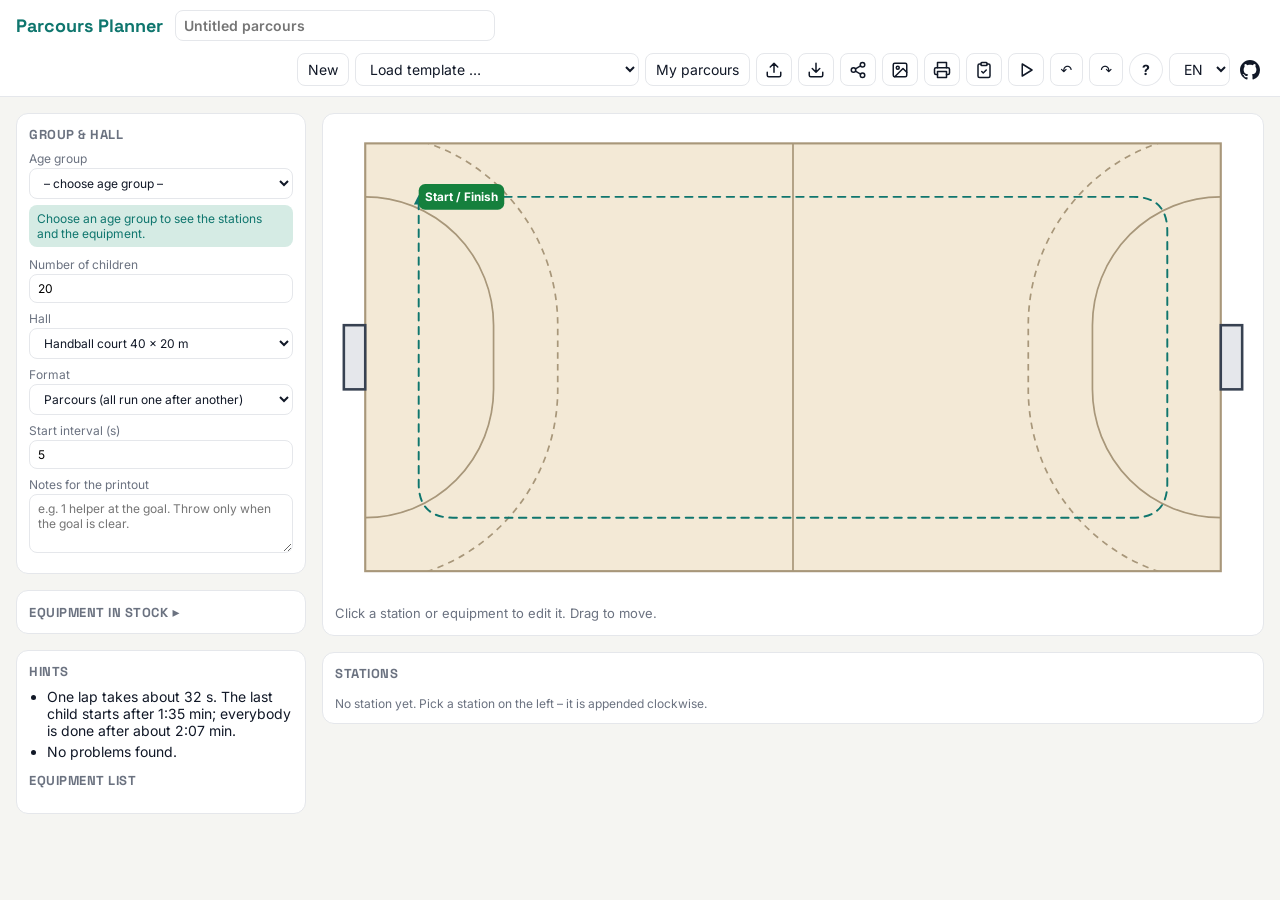
<file: index.html>
<!doctype html>
<html lang="de">
<head>
<meta charset="utf-8">
<meta name="viewport" content="width=device-width, initial-scale=1">
<title>Parcours-Planer</title>
<link rel="preconnect" href="https://fonts.googleapis.com">
<link rel="preconnect" href="https://fonts.gstatic.com" crossorigin>
<link rel="stylesheet" href="https://fonts.googleapis.com/css2?family=Inter:wght@400;600;700&family=Space+Grotesk:wght@600;700&display=swap">
<link rel="stylesheet" href="style.css">
<link rel="icon" href="data:,">
</head>
<body>
<header class="bar">
  <h1 data-i18n="app.title">Parcours-Planer</h1>
  <input id="title" class="title-input" data-i18n-ph="untitled" aria-label="Titel">
  <nav class="tools">
    <button id="btn-new" data-i18n="tb.new"></button>
    <select id="tpl" aria-label="Vorlage"></select>
    <button id="btn-saved" data-i18n="tb.saved"></button>
    <label class="btn icon" tabindex="0" data-i18n-title="tb.import"><svg viewBox="0 0 24 24" width="18" height="18" fill="none" stroke="currentColor" stroke-width="2" stroke-linecap="round" stroke-linejoin="round" aria-hidden="true"><path d="M21 15v4a2 2 0 0 1-2 2H5a2 2 0 0 1-2-2v-4"/><path d="M17 8l-5-5-5 5M12 3v12"/></svg><input id="file" type="file" accept=".json,application/json" hidden></label>
    <button id="btn-export" class="icon" data-i18n-title="tb.export"><svg viewBox="0 0 24 24" width="18" height="18" fill="none" stroke="currentColor" stroke-width="2" stroke-linecap="round" stroke-linejoin="round" aria-hidden="true"><path d="M21 15v4a2 2 0 0 1-2 2H5a2 2 0 0 1-2-2v-4"/><path d="M7 10l5 5 5-5M12 15V3"/></svg></button>
    <button id="btn-share" class="icon" data-i18n-title="tb.share"><svg viewBox="0 0 24 24" width="18" height="18" fill="none" stroke="currentColor" stroke-width="2" stroke-linecap="round" stroke-linejoin="round" aria-hidden="true"><circle cx="18" cy="5" r="3"/><circle cx="6" cy="12" r="3"/><circle cx="18" cy="19" r="3"/><path d="M8.6 13.5l6.8 4M15.4 6.5l-6.8 4"/></svg></button>
    <button id="btn-png" class="icon" data-i18n-title="tb.png"><svg viewBox="0 0 24 24" width="18" height="18" fill="none" stroke="currentColor" stroke-width="2" stroke-linecap="round" stroke-linejoin="round" aria-hidden="true"><rect x="3" y="3" width="18" height="18" rx="2"/><circle cx="9" cy="9" r="2"/><path d="M21 15l-5-5L5 21"/></svg></button>
    <button id="btn-print" class="icon" data-i18n-title="tb.print"><svg viewBox="0 0 24 24" width="18" height="18" fill="none" stroke="currentColor" stroke-width="2" stroke-linecap="round" stroke-linejoin="round" aria-hidden="true"><path d="M6 9V2h12v7"/><path d="M6 18H4a2 2 0 0 1-2-2v-5a2 2 0 0 1 2-2h16a2 2 0 0 1 2 2v5a2 2 0 0 1-2 2h-2"/><rect x="6" y="14" width="12" height="8"/></svg></button>
    <button id="btn-setup" class="icon" data-i18n-title="tb.setup"><svg viewBox="0 0 24 24" width="18" height="18" fill="none" stroke="currentColor" stroke-width="2" stroke-linecap="round" stroke-linejoin="round" aria-hidden="true"><rect x="8" y="2" width="8" height="4" rx="1"/><path d="M16 4h2a2 2 0 0 1 2 2v14a2 2 0 0 1-2 2H6a2 2 0 0 1-2-2V6a2 2 0 0 1 2-2h2"/><path d="M9 14l2 2 4-4"/></svg></button>
    <button id="btn-timer" data-i18n="tb.timer" hidden></button>
    <button id="btn-sim" class="icon" data-i18n-title="sim.play" aria-pressed="false"><svg viewBox="0 0 24 24" width="18" height="18" fill="none" stroke="currentColor" stroke-width="2" stroke-linecap="round" stroke-linejoin="round" aria-hidden="true"><path class="play" d="M7 4l13 8-13 8z"/><rect class="stop" x="6" y="6" width="12" height="12" rx="1"/></svg></button>
    <select id="sim-speed" aria-label="Tempo" hidden><option value="1">1×</option><option value="2" selected>2×</option><option value="4">4×</option><option value="8">8×</option></select>
    <button id="btn-undo" data-i18n-title="tb.undo">↶</button>
    <button id="btn-redo" data-i18n-title="tb.redo">↷</button>
    <button id="btn-help" class="help-btn" data-i18n-title="tb.help">?</button>
    <select id="lang" aria-label="Sprache / Language"><option value="de">DE</option><option value="en">EN</option></select>
    <a class="gh" href="https://github.com/seeb83ai/parcours_planner" target="_blank" rel="noopener" title="GitHub" aria-label="GitHub"><svg viewBox="0 0 16 16" width="20" height="20" fill="currentColor" aria-hidden="true"><path d="M8 0C3.58 0 0 3.58 0 8c0 3.54 2.29 6.53 5.47 7.59.4.07.55-.17.55-.38 0-.19-.01-.82-.01-1.49-2.01.37-2.53-.49-2.69-.94-.09-.23-.48-.94-.82-1.13-.28-.15-.68-.52-.01-.53.63-.01 1.08.58 1.23.82.72 1.21 1.87.87 2.33.66.07-.52.28-.87.51-1.07-1.78-.2-3.64-.89-3.64-3.95 0-.87.31-1.59.82-2.15-.08-.2-.36-1.02.08-2.12 0 0 .67-.21 2.2.82.64-.18 1.32-.27 2-.27.68 0 1.36.09 2 .27 1.53-1.04 2.2-.82 2.2-.82.44 1.1.16 1.92.08 2.12.51.56.82 1.27.82 2.15 0 3.07-1.87 3.75-3.65 3.95.29.25.54.73.54 1.48 0 1.07-.01 1.93-.01 2.2 0 .21.15.46.55.38A8.013 8.013 0 0016 8c0-4.42-3.58-8-8-8z"/></svg></a>
  </nav>
</header>

<main class="layout" id="layout" data-tab="add">
  <!-- phone / small screen: tabs below the court switch between the card groups (data-pane) -->
  <nav class="tabs" role="tablist" data-i18n-title="tab.label">
    <button role="tab" data-tab="add" data-i18n="tab.add"></button>
    <button role="tab" data-tab="list" data-i18n="tab.list"></button>
    <button role="tab" data-tab="setup" data-i18n="tab.setup"></button>
  </nav>
  <aside class="side">
    <p id="add-hint" class="card tab-only" data-pane="add"><span data-i18n="f.groupHint"></span> <button data-tab="setup" data-i18n="tab.setup"></button></p>
    <section class="card" id="card-catalog" data-pane="add">
      <h2 data-i18n="side.catalog"></h2>
      <button id="btn-blank" class="blank" data-i18n="cat.blank" data-i18n-title="cat.blankTip"></button>
      <select id="filter" aria-label="Filter"></select>
      <div id="catalog"></div>
      <div class="row-btns">
        <button id="btn-custom-export" data-i18n="custom.export"></button>
        <label class="btn"><span data-i18n="custom.import"></span><input id="custom-file" type="file" accept=".json,application/json" hidden></label>
      </div>
    </section>
    <section class="card" id="card-palette" data-pane="add">
      <h2 data-i18n="side.palette"></h2>
      <div id="palette" class="palette"></div>
      <p id="palette-hint" class="muted"></p>
    </section>
    <section class="card" data-pane="setup">
      <h2 data-i18n="side.settings"></h2>
      <label><span data-i18n="f.group"></span><select id="group"></select></label>
      <p id="group-hint" class="hint-pick" data-i18n="f.groupHint"></p>
      <label><span data-i18n="f.children"></span><input id="children" type="number" min="1" max="99"></label>
      <label><span data-i18n="f.hall"></span><select id="hall"></select></label>
      <div id="hall-custom" class="two" hidden>
        <label><span data-i18n="f.hallW"></span><input id="hall-w" type="number" min="12" max="60" step="0.5"></label>
        <label><span data-i18n="f.hallH"></span><input id="hall-h" type="number" min="10" max="40" step="0.5"></label>
      </div>
      <label><span data-i18n="f.mode"></span><select id="mode"></select></label>
      <label id="row-interval"><span data-i18n="f.interval"></span><input id="interval" type="number" min="1" max="60"></label>
      <label id="row-rotation" hidden><span data-i18n="f.rotation"></span><input id="rotation" type="number" min="1" max="20"></label>
      <label><span data-i18n="f.notes"></span><textarea id="notes" rows="3" data-i18n-ph="f.notesPh"></textarea></label>
    </section>
    <details class="card" data-pane="setup">
      <summary><h2 data-i18n="side.stock"></h2></summary>
      <p class="muted" data-i18n="stock.hint"></p>
      <div id="stock" class="stock"></div>
    </details>
    <section class="card" data-pane="setup">
      <h2 data-i18n="side.hints"></h2>
      <ul id="hints" class="hints"></ul>
      <h2 data-i18n="side.material"></h2>
      <ul id="material" class="material"></ul>
    </section>
  </aside>

  <div class="center">
    <div class="card court-card">
      <svg id="court" viewBox="-1.6 -1 43.2 22" role="img" aria-label="Spielfeld" font-family="Inter, system-ui, sans-serif"></svg>
      <div id="selbar" class="selbar"></div>
    </div>
    <section class="card" data-pane="list">
      <h2 data-i18n="st.heading"></h2>
      <ol id="stations" class="stations"></ol>
    </section>
  </div>
</main>

<dialog id="help" class="help" aria-labelledby="help-title">
  <form method="dialog"><button class="help-close" data-i18n-title="help.close">✕</button></form>
  <h2 id="help-title" data-i18n="help.title"></h2>
  <dl>
    <dt data-i18n="help.build.h"></dt><dd data-i18n="help.build"></dd>
    <dt data-i18n="help.edit.h"></dt><dd data-i18n="help.edit"></dd>
    <dt data-i18n="help.material.h"></dt><dd data-i18n="help.material"></dd>
    <dt data-i18n="help.places.h"></dt><dd data-i18n="help.places"></dd>
    <dt data-i18n="help.checks.h"></dt><dd data-i18n="help.checks"></dd>
    <dt data-i18n="help.texts.h"></dt><dd data-i18n="help.texts"></dd>
    <dt data-i18n="help.circuit.h"></dt><dd data-i18n="help.circuit"></dd>
    <dt data-i18n="help.share.h"></dt><dd data-i18n="help.share"></dd>
  </dl>
  <h3 data-i18n="help.keys"></h3>
  <table>
    <tbody>
      <tr><td><kbd data-i18n="help.key.del"></kbd></td><td data-i18n="help.key.del.d"></td></tr>
      <tr><td><kbd data-i18n="help.key.r"></kbd></td><td data-i18n="help.key.r.d"></td></tr>
      <tr><td><kbd data-i18n="help.key.ctrl"></kbd></td><td data-i18n="help.key.ctrl.d"></td></tr>
      <tr><td><kbd data-i18n="help.key.arrows"></kbd></td><td data-i18n="help.key.arrows.d"></td></tr>
      <tr><td><kbd data-i18n="help.key.alt"></kbd></td><td data-i18n="help.key.alt.d"></td></tr>
      <tr><td><kbd data-i18n="help.key.dup"></kbd></td><td data-i18n="help.key.dup.d"></td></tr>
      <tr><td><kbd data-i18n="help.key.undo"></kbd></td><td data-i18n="help.key.undo.d"></td></tr>
      <tr><td><kbd data-i18n="help.key.esc"></kbd></td><td data-i18n="help.key.esc.d"></td></tr>
      <tr><td><kbd data-i18n="help.key.help"></kbd></td><td data-i18n="help.key.help.d"></td></tr>
    </tbody>
  </table>
</dialog>

<dialog id="saved" class="help" aria-labelledby="saved-title">
  <form method="dialog"><button class="help-close" data-i18n-title="help.close">✕</button></form>
  <h2 id="saved-title" data-i18n="saved.title"></h2>
  <button id="btn-save-current" class="primary" data-i18n="saved.save"></button>
  <ul id="saved-list" class="saved-list"></ul>
</dialog>

<dialog id="setup" class="help" aria-labelledby="setup-title">
  <form method="dialog"><button class="help-close" data-i18n-title="help.close">✕</button></form>
  <h2 id="setup-title" data-i18n="setup.title"></h2>
  <p class="muted" data-i18n="setup.hint"></p>
  <ul id="setup-list" class="setup-list"></ul>
</dialog>

<dialog id="timer" class="help timer" aria-labelledby="timer-title">
  <form method="dialog"><button class="help-close" data-i18n-title="help.close">✕</button></form>
  <h2 id="timer-title" data-i18n="timer.title"></h2>
  <p id="timer-round" class="timer-round"></p>
  <p id="timer-clock" class="timer-clock">0:00</p>
  <p id="timer-next" class="muted"></p>
  <div class="row-btns">
    <button id="timer-start" class="primary" data-i18n="timer.start"></button>
    <button id="timer-skip" data-i18n="timer.skip"></button>
    <button id="timer-reset" data-i18n="timer.reset"></button>
  </div>
</dialog>

<div id="toast" class="toast" role="status" aria-live="polite"></div>
<div id="print-area"></div>
<script type="module" src="app.js"></script>
</body>
</html>
</file>
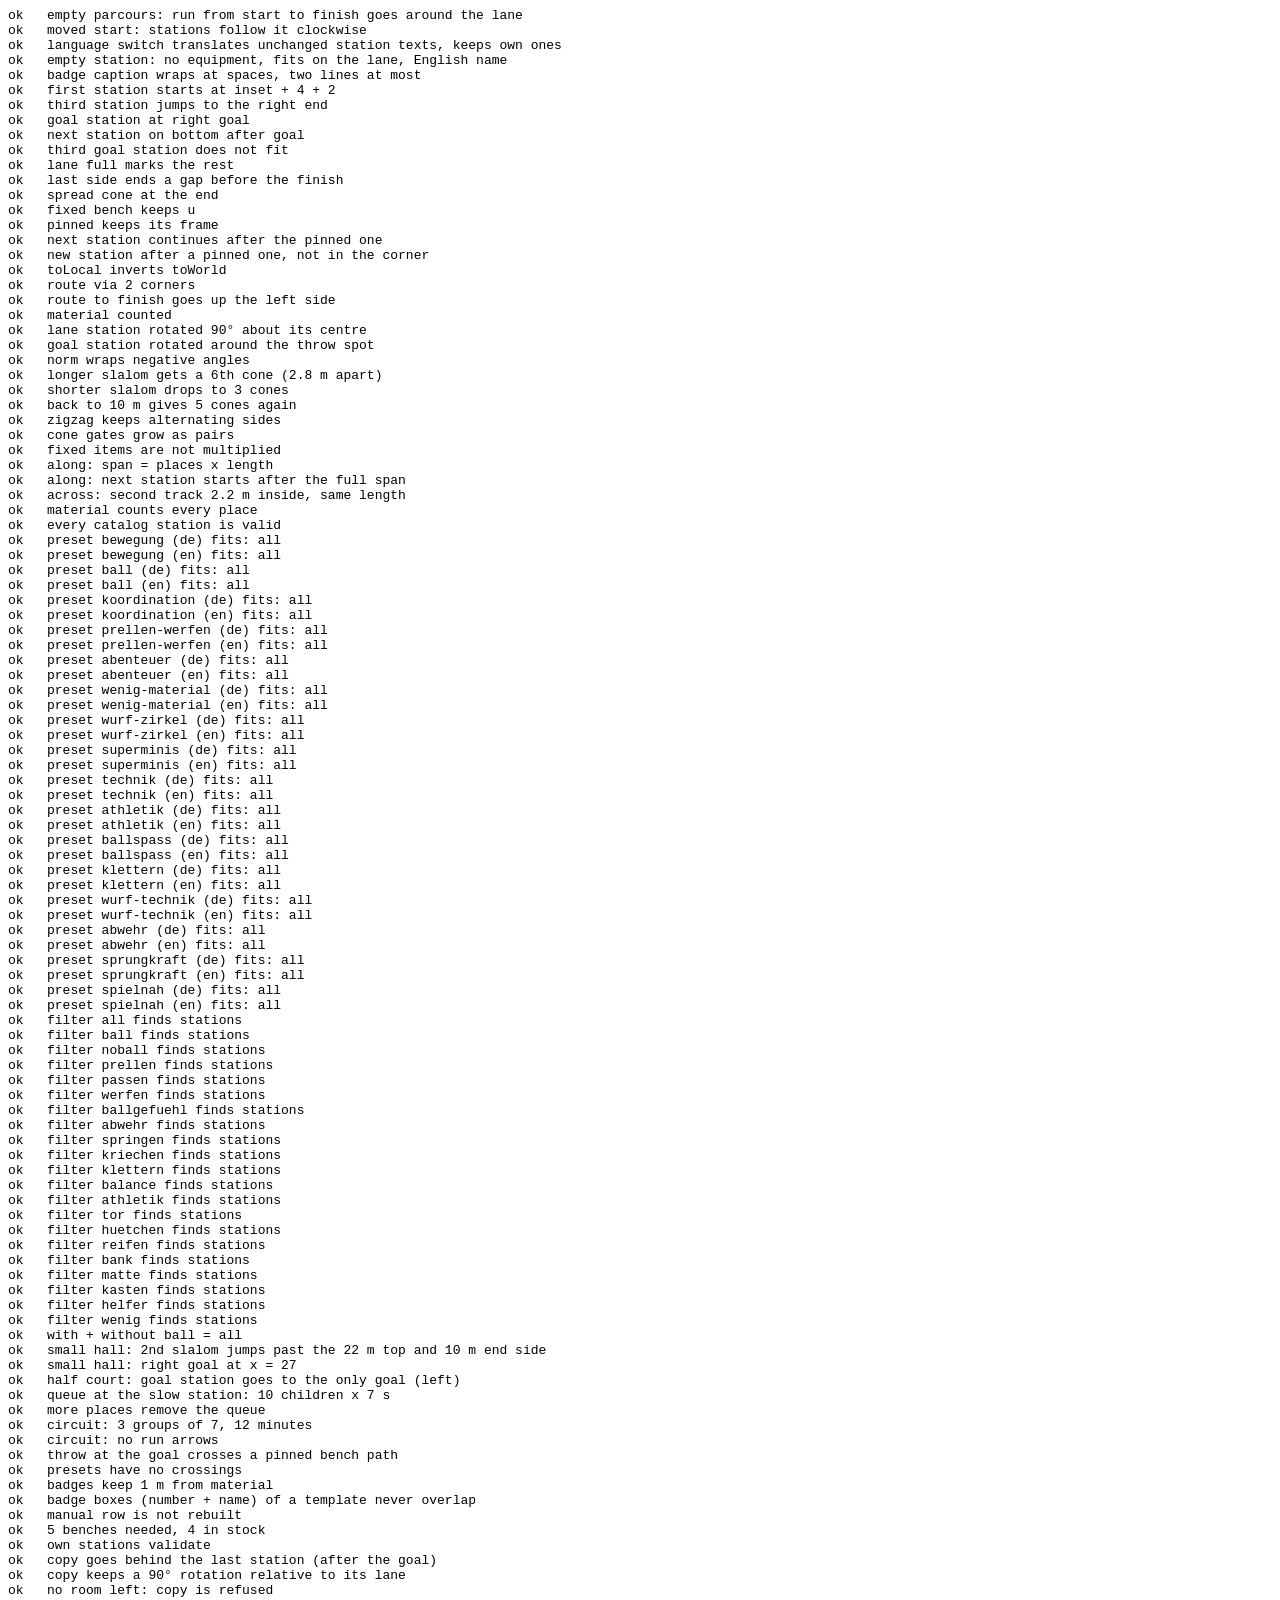
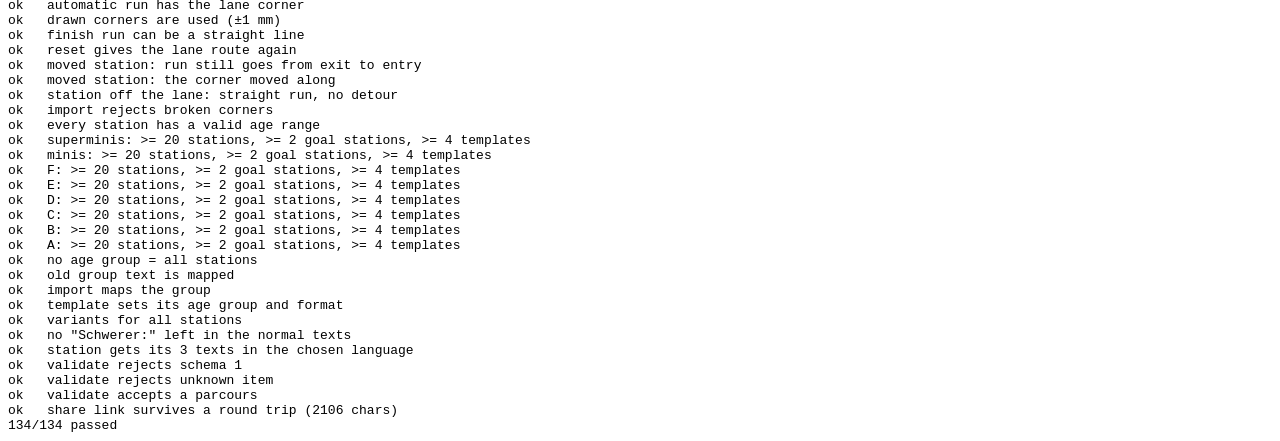
<file: test.html>
<!doctype html>
<html lang="en"><head><meta charset="utf-8"><title>Tests</title></head>
<body style="white-space:pre;font-family:monospace"><script type="module" src="test.js"></script></body></html>
</file>
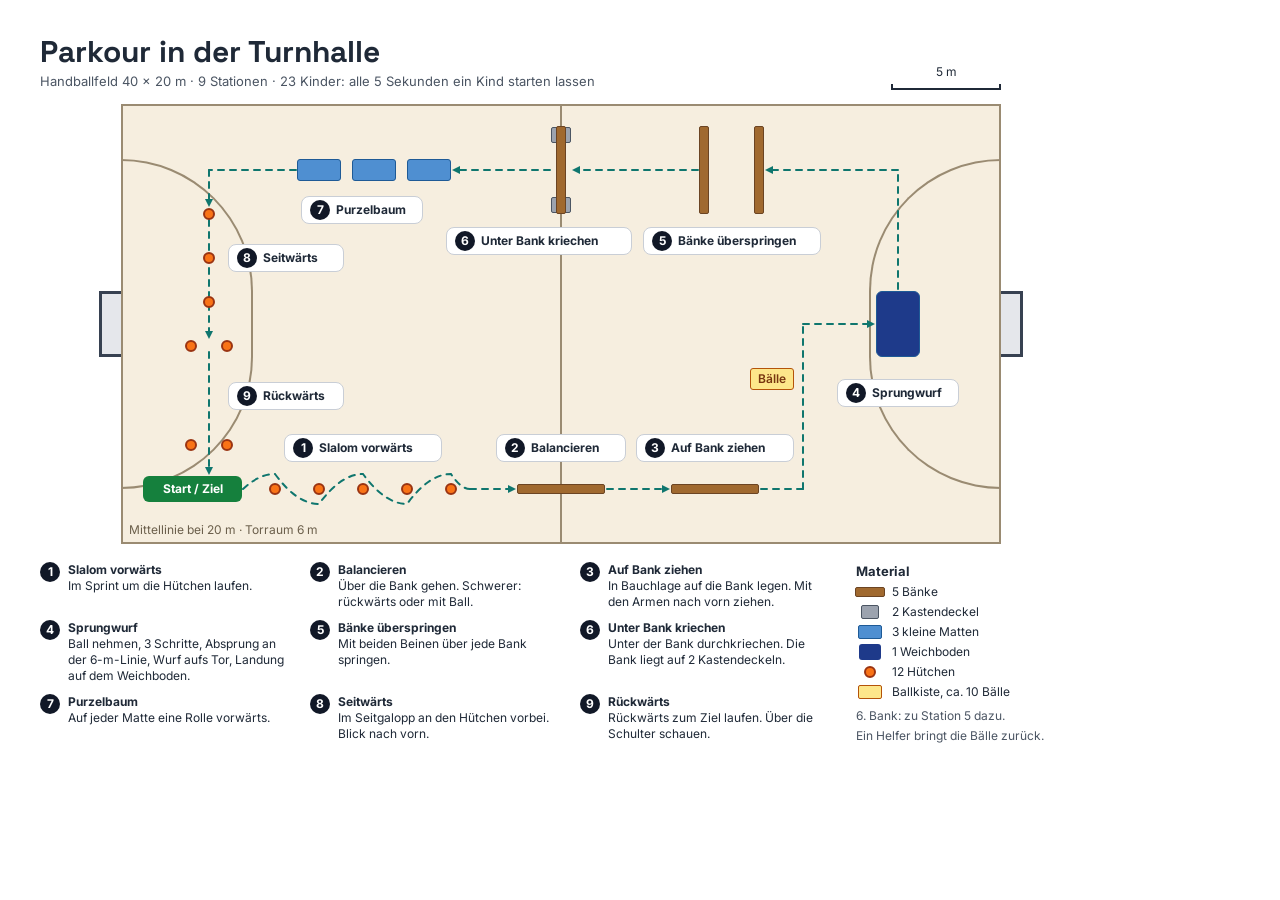
<file: drafts/gym-parcours-handover/plans/parcours1_movement.html>
<!doctype html>
<html lang="de">
<head>
<meta charset="utf-8">
<title>Parkour Aufbauplan</title>
<link rel="stylesheet" href="https://fonts.googleapis.com/css2?family=Inter:wght@400;600;700&amp;family=Space+Grotesk:wght@700&amp;display=swap">
<style>
body{margin:0}
a{color:#0f766e}a:hover{color:#115e59}
</style>
<style>@page{size:A4 landscape;margin:0}@media print{body{-webkit-print-color-adjust:exact;print-color-adjust:exact}}</style>
</head>
<body>
<div style="position: relative; width: 1123px; height: 794px; overflow: hidden; background: #ffffff; font-family: Inter, system-ui, sans-serif; color: #1f2937">
<div style="position: absolute; left: 40px; top: 34px; font-family: 'Space Grotesk', Inter, sans-serif; font-size: 30px; line-height: 36px; font-weight: 700; color: #1f2937">Parkour in der Turnhalle</div>
<div style="position: absolute; left: 40px; top: 72px; font-size: 13px; line-height: 18px; color: #4b5563">Handballfeld 40 × 20 m · 9 Stationen · 23 Kinder: alle 5 Sekunden ein Kind starten lassen</div>
<div aria-hidden="true" style="position: absolute; left: 891px; top: 84px; width: 110px; height: 6px; box-sizing: border-box; border: 2px solid #1f2937; border-top: none"></div>
<div style="position: absolute; left: 891px; top: 64px; width: 110px; text-align: center; font-size: 12px; line-height: 16px; color: #1f2937">5 m</div>
<div aria-hidden="true" style="position: absolute; left: 121px; top: 104px; width: 880px; height: 440px; box-sizing: border-box; background: #f6eedf; border: 2px solid #9a8b72"></div>
<div aria-hidden="true" style="position: absolute; left: 560px; top: 104px; width: 2px; height: 440px; background: #9a8b72"></div>
<div aria-hidden="true" style="position: absolute; left: 121px; top: 159px; width: 132px; height: 330px; box-sizing: border-box; border: 2px solid #9a8b72; border-left: none; border-radius: 0 132px 132px 0"></div>
<div aria-hidden="true" style="position: absolute; left: 869px; top: 159px; width: 132px; height: 330px; box-sizing: border-box; border: 2px solid #9a8b72; border-right: none; border-radius: 132px 0 0 132px"></div>
<div role="img" aria-label="Tor links" style="position: absolute; left: 99px; top: 291px; width: 22px; height: 66px; box-sizing: border-box; background: #e5e7eb; border: 3px solid #374151; border-right: none"></div>
<div role="img" aria-label="Tor rechts" style="position: absolute; left: 1001px; top: 291px; width: 22px; height: 66px; box-sizing: border-box; background: #e5e7eb; border: 3px solid #374151; border-left: none"></div>
<div style="position: absolute; left: 129px; top: 522px; font-size: 12px; line-height: 16px; color: #6b5f4b">Mittellinie bei 20 m · Torraum 6 m</div>
<svg aria-hidden="true" width="230" height="50" viewBox="0 0 230 50" style="position: absolute; left: 243px; top: 465px; width: 230px; height: 50px; overflow: visible; fill: none; stroke: #0f766e; stroke-width: 2; stroke-linecap: round; stroke-dasharray: 6 6"><path d="M 0 24 Q 16 9 32 9 Q 54 39 76 39 Q 98 9 120 9 Q 142 39 164 39 Q 186 9 208 9 Q 218 24 227 24"></path></svg>
<svg role="img" aria-label="Vom Slalom zur Balancier-Bank" width="46" height="8" viewBox="0 0 46 8" preserveAspectRatio="none" style="position: absolute; left: 470px; top: 485px; width: 46px; height: 8px; overflow: visible; fill: none; stroke: #0f766e; stroke-width: 2; stroke-linecap: round; stroke-linejoin: round; stroke-dasharray: 6 6"><defs><marker id="dc-arrow-head-filled-1" orient="auto" markerWidth="5" markerHeight="5" refX="2" refY="2" overflow="visible"><path d="M0 0 L4 2 L0 4 Z" fill="#0f766e" stroke="none" style="stroke: none; fill: #0f766e; fill: context-stroke"/></marker></defs><path d="M 0 4 L 42 4" marker-end="url(#dc-arrow-head-filled-1)"></path></svg>
<svg role="img" aria-label="Von der Balancier-Bank zur Zieh-Bank" width="63" height="8" viewBox="0 0 63 8" preserveAspectRatio="none" style="position: absolute; left: 607px; top: 485px; width: 63px; height: 8px; overflow: visible; fill: none; stroke: #0f766e; stroke-width: 2; stroke-linecap: round; stroke-linejoin: round; stroke-dasharray: 6 6"><defs><marker id="dc-arrow-head-filled-2" orient="auto" markerWidth="5" markerHeight="5" refX="2" refY="2" overflow="visible"><path d="M0 0 L4 2 L0 4 Z" fill="#0f766e" stroke="none" style="stroke: none; fill: #0f766e; fill: context-stroke"/></marker></defs><path d="M 0 4 L 59 4" marker-end="url(#dc-arrow-head-filled-2)"></path></svg>
<svg aria-hidden="true" width="42" height="8" viewBox="0 0 42 8" preserveAspectRatio="none" style="position: absolute; left: 761px; top: 485px; width: 42px; height: 8px; overflow: visible; fill: none; stroke: #0f766e; stroke-width: 2; stroke-linecap: round; stroke-linejoin: round; stroke-dasharray: 6 6"><path d="M 0 4 L 42 4"></path></svg>
<svg aria-hidden="true" width="8" height="165" viewBox="0 0 8 165" preserveAspectRatio="none" style="position: absolute; left: 799px; top: 324px; width: 8px; height: 165px; overflow: visible; fill: none; stroke: #0f766e; stroke-width: 2; stroke-linecap: round; stroke-linejoin: round; stroke-dasharray: 6 6"><path d="M 4 165 L 4 0"></path></svg>
<svg role="img" aria-label="Anlauf zum Sprungwurf auf den Weichboden" width="72" height="8" viewBox="0 0 72 8" preserveAspectRatio="none" style="position: absolute; left: 803px; top: 320px; width: 72px; height: 8px; overflow: visible; fill: none; stroke: #0f766e; stroke-width: 2; stroke-linecap: round; stroke-linejoin: round; stroke-dasharray: 6 6"><defs><marker id="dc-arrow-head-filled-3" orient="auto" markerWidth="5" markerHeight="5" refX="2" refY="2" overflow="visible"><path d="M0 0 L4 2 L0 4 Z" fill="#0f766e" stroke="none" style="stroke: none; fill: #0f766e; fill: context-stroke"/></marker></defs><path d="M 0 4 L 68 4" marker-end="url(#dc-arrow-head-filled-3)"></path></svg>
<svg aria-hidden="true" width="8" height="119" viewBox="0 0 8 119" preserveAspectRatio="none" style="position: absolute; left: 894px; top: 170px; width: 8px; height: 119px; overflow: visible; fill: none; stroke: #0f766e; stroke-width: 2; stroke-linecap: round; stroke-linejoin: round; stroke-dasharray: 6 6"><path d="M 4 119 L 4 0"></path></svg>
<svg role="img" aria-label="Vom Weichboden zu den Sprung-Bänken" width="133" height="8" viewBox="0 0 133 8" preserveAspectRatio="none" style="position: absolute; left: 765px; top: 166px; width: 133px; height: 8px; overflow: visible; fill: none; stroke: #0f766e; stroke-width: 2; stroke-linecap: round; stroke-linejoin: round; stroke-dasharray: 6 6"><defs><marker id="dc-arrow-head-filled-4" orient="auto" markerWidth="5" markerHeight="5" refX="2" refY="2" overflow="visible"><path d="M0 0 L4 2 L0 4 Z" fill="#0f766e" stroke="none" style="stroke: none; fill: #0f766e; fill: context-stroke"/></marker></defs><path d="M 133 4 L 4 4" marker-end="url(#dc-arrow-head-filled-4)"></path></svg>
<svg role="img" aria-label="Von den Sprung-Bänken zur Kriech-Bank" width="126" height="8" viewBox="0 0 126 8" preserveAspectRatio="none" style="position: absolute; left: 572px; top: 166px; width: 126px; height: 8px; overflow: visible; fill: none; stroke: #0f766e; stroke-width: 2; stroke-linecap: round; stroke-linejoin: round; stroke-dasharray: 6 6"><defs><marker id="dc-arrow-head-filled-5" orient="auto" markerWidth="5" markerHeight="5" refX="2" refY="2" overflow="visible"><path d="M0 0 L4 2 L0 4 Z" fill="#0f766e" stroke="none" style="stroke: none; fill: #0f766e; fill: context-stroke"/></marker></defs><path d="M 126 4 L 4 4" marker-end="url(#dc-arrow-head-filled-5)"></path></svg>
<svg role="img" aria-label="Von der Kriech-Bank zu den Matten" width="98" height="8" viewBox="0 0 98 8" preserveAspectRatio="none" style="position: absolute; left: 452px; top: 166px; width: 98px; height: 8px; overflow: visible; fill: none; stroke: #0f766e; stroke-width: 2; stroke-linecap: round; stroke-linejoin: round; stroke-dasharray: 6 6"><defs><marker id="dc-arrow-head-filled-6" orient="auto" markerWidth="5" markerHeight="5" refX="2" refY="2" overflow="visible"><path d="M0 0 L4 2 L0 4 Z" fill="#0f766e" stroke="none" style="stroke: none; fill: #0f766e; fill: context-stroke"/></marker></defs><path d="M 98 4 L 4 4" marker-end="url(#dc-arrow-head-filled-6)"></path></svg>
<svg aria-hidden="true" width="87" height="8" viewBox="0 0 87 8" preserveAspectRatio="none" style="position: absolute; left: 209px; top: 166px; width: 87px; height: 8px; overflow: visible; fill: none; stroke: #0f766e; stroke-width: 2; stroke-linecap: round; stroke-linejoin: round; stroke-dasharray: 6 6"><path d="M 87 4 L 0 4"></path></svg>
<svg role="img" aria-label="Von den Matten zu den Seitwärts-Hütchen" width="8" height="37" viewBox="0 0 8 37" preserveAspectRatio="none" style="position: absolute; left: 205px; top: 170px; width: 8px; height: 37px; overflow: visible; fill: none; stroke: #0f766e; stroke-width: 2; stroke-linecap: round; stroke-linejoin: round; stroke-dasharray: 6 6"><defs><marker id="dc-arrow-head-filled-7" orient="auto" markerWidth="5" markerHeight="5" refX="2" refY="2" overflow="visible"><path d="M0 0 L4 2 L0 4 Z" fill="#0f766e" stroke="none" style="stroke: none; fill: #0f766e; fill: context-stroke"/></marker></defs><path d="M 4 0 L 4 33" marker-end="url(#dc-arrow-head-filled-7)"></path></svg>
<svg role="img" aria-label="Seitwärts zu den Rückwärts-Hütchen" width="8" height="119" viewBox="0 0 8 119" preserveAspectRatio="none" style="position: absolute; left: 205px; top: 220px; width: 8px; height: 119px; overflow: visible; fill: none; stroke: #0f766e; stroke-width: 2; stroke-linecap: round; stroke-linejoin: round; stroke-dasharray: 6 6"><defs><marker id="dc-arrow-head-filled-8" orient="auto" markerWidth="5" markerHeight="5" refX="2" refY="2" overflow="visible"><path d="M0 0 L4 2 L0 4 Z" fill="#0f766e" stroke="none" style="stroke: none; fill: #0f766e; fill: context-stroke"/></marker></defs><path d="M 4 0 L 4 115" marker-end="url(#dc-arrow-head-filled-8)"></path></svg>
<svg role="img" aria-label="Rückwärts zum Ziel" width="8" height="123" viewBox="0 0 8 123" preserveAspectRatio="none" style="position: absolute; left: 205px; top: 352px; width: 8px; height: 123px; overflow: visible; fill: none; stroke: #0f766e; stroke-width: 2; stroke-linecap: round; stroke-linejoin: round; stroke-dasharray: 6 6"><defs><marker id="dc-arrow-head-filled-9" orient="auto" markerWidth="5" markerHeight="5" refX="2" refY="2" overflow="visible"><path d="M0 0 L4 2 L0 4 Z" fill="#0f766e" stroke="none" style="stroke: none; fill: #0f766e; fill: context-stroke"/></marker></defs><path d="M 4 0 L 4 119" marker-end="url(#dc-arrow-head-filled-9)"></path></svg>
<div role="img" aria-label="Hütchen" style="position: absolute; left: 269px; top: 483px; width: 12px; height: 12px; box-sizing: border-box; background: #f97316; border: 2px solid #9a3412; border-radius: 50%"></div>
<div role="img" aria-label="Hütchen" style="position: absolute; left: 313px; top: 483px; width: 12px; height: 12px; box-sizing: border-box; background: #f97316; border: 2px solid #9a3412; border-radius: 50%"></div>
<div role="img" aria-label="Hütchen" style="position: absolute; left: 357px; top: 483px; width: 12px; height: 12px; box-sizing: border-box; background: #f97316; border: 2px solid #9a3412; border-radius: 50%"></div>
<div role="img" aria-label="Hütchen" style="position: absolute; left: 401px; top: 483px; width: 12px; height: 12px; box-sizing: border-box; background: #f97316; border: 2px solid #9a3412; border-radius: 50%"></div>
<div role="img" aria-label="Hütchen" style="position: absolute; left: 445px; top: 483px; width: 12px; height: 12px; box-sizing: border-box; background: #f97316; border: 2px solid #9a3412; border-radius: 50%"></div>
<div role="img" aria-label="Bank zum Balancieren" style="position: absolute; left: 517px; top: 484px; width: 88px; height: 10px; box-sizing: border-box; background: #a0692f; border: 1px solid #6b4423; border-radius: 2px"></div>
<div role="img" aria-label="Bank zum Ziehen in Bauchlage" style="position: absolute; left: 671px; top: 484px; width: 88px; height: 10px; box-sizing: border-box; background: #a0692f; border: 1px solid #6b4423; border-radius: 2px"></div>
<div style="position: absolute; left: 750px; top: 368px; width: 44px; height: 22px; box-sizing: border-box; background: #fde68a; border: 1px solid #b45309; border-radius: 3px; display: flex; align-items: center; justify-content: center; font-size: 12px; line-height: 16px; color: #78350f; font-weight: 600">Bälle</div>
<div role="img" aria-label="Weichboden" style="position: absolute; left: 876px; top: 291px; width: 44px; height: 66px; box-sizing: border-box; background: #1e3a8a; border: 1px solid #1e5a96; border-radius: 6px"></div>
<div role="img" aria-label="Bank zum Überspringen" style="position: absolute; left: 754px; top: 126px; width: 10px; height: 88px; box-sizing: border-box; background: #a0692f; border: 1px solid #6b4423; border-radius: 2px"></div>
<div role="img" aria-label="Bank zum Überspringen" style="position: absolute; left: 699px; top: 126px; width: 10px; height: 88px; box-sizing: border-box; background: #a0692f; border: 1px solid #6b4423; border-radius: 2px"></div>
<div role="img" aria-label="Kastendeckel" style="position: absolute; left: 551px; top: 127px; width: 20px; height: 16px; box-sizing: border-box; background: #9ca3af; border: 1px solid #4b5563; border-radius: 2px"></div>
<div role="img" aria-label="Kastendeckel" style="position: absolute; left: 551px; top: 197px; width: 20px; height: 16px; box-sizing: border-box; background: #9ca3af; border: 1px solid #4b5563; border-radius: 2px"></div>
<div role="img" aria-label="Bank auf Kastendeckeln zum Drunterkriechen" style="position: absolute; left: 556px; top: 126px; width: 10px; height: 88px; box-sizing: border-box; background: #a0692f; border: 1px solid #6b4423; border-radius: 2px"></div>
<div role="img" aria-label="Kleine Matte" style="position: absolute; left: 407px; top: 159px; width: 44px; height: 22px; box-sizing: border-box; background: #4f8fd1; border: 1px solid #1e5a96; border-radius: 3px"></div>
<div role="img" aria-label="Kleine Matte" style="position: absolute; left: 352px; top: 159px; width: 44px; height: 22px; box-sizing: border-box; background: #4f8fd1; border: 1px solid #1e5a96; border-radius: 3px"></div>
<div role="img" aria-label="Kleine Matte" style="position: absolute; left: 297px; top: 159px; width: 44px; height: 22px; box-sizing: border-box; background: #4f8fd1; border: 1px solid #1e5a96; border-radius: 3px"></div>
<div role="img" aria-label="Hütchen" style="position: absolute; left: 203px; top: 208px; width: 12px; height: 12px; box-sizing: border-box; background: #f97316; border: 2px solid #9a3412; border-radius: 50%"></div>
<div role="img" aria-label="Hütchen" style="position: absolute; left: 203px; top: 252px; width: 12px; height: 12px; box-sizing: border-box; background: #f97316; border: 2px solid #9a3412; border-radius: 50%"></div>
<div role="img" aria-label="Hütchen" style="position: absolute; left: 203px; top: 296px; width: 12px; height: 12px; box-sizing: border-box; background: #f97316; border: 2px solid #9a3412; border-radius: 50%"></div>
<div role="img" aria-label="Hütchen" style="position: absolute; left: 185px; top: 340px; width: 12px; height: 12px; box-sizing: border-box; background: #f97316; border: 2px solid #9a3412; border-radius: 50%"></div>
<div role="img" aria-label="Hütchen" style="position: absolute; left: 221px; top: 340px; width: 12px; height: 12px; box-sizing: border-box; background: #f97316; border: 2px solid #9a3412; border-radius: 50%"></div>
<div role="img" aria-label="Hütchen" style="position: absolute; left: 185px; top: 439px; width: 12px; height: 12px; box-sizing: border-box; background: #f97316; border: 2px solid #9a3412; border-radius: 50%"></div>
<div role="img" aria-label="Hütchen" style="position: absolute; left: 221px; top: 439px; width: 12px; height: 12px; box-sizing: border-box; background: #f97316; border: 2px solid #9a3412; border-radius: 50%"></div>
<div style="position: absolute; left: 143px; top: 476px; width: 99px; height: 26px; box-sizing: border-box; background: #15803d; border-radius: 6px; display: flex; align-items: center; justify-content: center; color: #ffffff; font-size: 12px; line-height: 16px; font-weight: 700">Start / Ziel</div>
<div style="position: absolute; left: 284px; top: 434px; width: 158px; height: 28px; box-sizing: border-box; padding: 4px 8px; display: flex; align-items: center; gap: 6px; background: #ffffff; border: 1px solid #c9ced6; border-radius: 8px; font-size: 12px; line-height: 16px; color: #1f2937; white-space: nowrap"><span style="display: inline-flex; align-items: center; justify-content: center; width: 20px; height: 20px; flex: none; border-radius: 50%; background: #111827; color: #ffffff; font-weight: 700; font-size: 12px; line-height: 12px">1</span><span><b>Slalom vorwärts</b></span></div>
<div style="position: absolute; left: 496px; top: 434px; width: 130px; height: 28px; box-sizing: border-box; padding: 4px 8px; display: flex; align-items: center; gap: 6px; background: #ffffff; border: 1px solid #c9ced6; border-radius: 8px; font-size: 12px; line-height: 16px; color: #1f2937; white-space: nowrap"><span style="display: inline-flex; align-items: center; justify-content: center; width: 20px; height: 20px; flex: none; border-radius: 50%; background: #111827; color: #ffffff; font-weight: 700; font-size: 12px; line-height: 12px">2</span><span><b>Balancieren</b></span></div>
<div style="position: absolute; left: 636px; top: 434px; width: 158px; height: 28px; box-sizing: border-box; padding: 4px 8px; display: flex; align-items: center; gap: 6px; background: #ffffff; border: 1px solid #c9ced6; border-radius: 8px; font-size: 12px; line-height: 16px; color: #1f2937; white-space: nowrap"><span style="display: inline-flex; align-items: center; justify-content: center; width: 20px; height: 20px; flex: none; border-radius: 50%; background: #111827; color: #ffffff; font-weight: 700; font-size: 12px; line-height: 12px">3</span><span><b>Auf Bank ziehen</b></span></div>
<div style="position: absolute; left: 837px; top: 379px; width: 122px; height: 28px; box-sizing: border-box; padding: 4px 8px; display: flex; align-items: center; gap: 6px; background: #ffffff; border: 1px solid #c9ced6; border-radius: 8px; font-size: 12px; line-height: 16px; color: #1f2937; white-space: nowrap"><span style="display: inline-flex; align-items: center; justify-content: center; width: 20px; height: 20px; flex: none; border-radius: 50%; background: #111827; color: #ffffff; font-weight: 700; font-size: 12px; line-height: 12px">4</span><span><b>Sprungwurf</b></span></div>
<div style="position: absolute; left: 643px; top: 227px; width: 178px; height: 28px; box-sizing: border-box; padding: 4px 8px; display: flex; align-items: center; gap: 6px; background: #ffffff; border: 1px solid #c9ced6; border-radius: 8px; font-size: 12px; line-height: 16px; color: #1f2937; white-space: nowrap"><span style="display: inline-flex; align-items: center; justify-content: center; width: 20px; height: 20px; flex: none; border-radius: 50%; background: #111827; color: #ffffff; font-weight: 700; font-size: 12px; line-height: 12px">5</span><span><b>Bänke überspringen</b></span></div>
<div style="position: absolute; left: 446px; top: 227px; width: 186px; height: 28px; box-sizing: border-box; padding: 4px 8px; display: flex; align-items: center; gap: 6px; background: #ffffff; border: 1px solid #c9ced6; border-radius: 8px; font-size: 12px; line-height: 16px; color: #1f2937; white-space: nowrap"><span style="display: inline-flex; align-items: center; justify-content: center; width: 20px; height: 20px; flex: none; border-radius: 50%; background: #111827; color: #ffffff; font-weight: 700; font-size: 12px; line-height: 12px">6</span><span><b>Unter Bank kriechen</b></span></div>
<div style="position: absolute; left: 301px; top: 196px; width: 122px; height: 28px; box-sizing: border-box; padding: 4px 8px; display: flex; align-items: center; gap: 6px; background: #ffffff; border: 1px solid #c9ced6; border-radius: 8px; font-size: 12px; line-height: 16px; color: #1f2937; white-space: nowrap"><span style="display: inline-flex; align-items: center; justify-content: center; width: 20px; height: 20px; flex: none; border-radius: 50%; background: #111827; color: #ffffff; font-weight: 700; font-size: 12px; line-height: 12px">7</span><span><b>Purzelbaum</b></span></div>
<div style="position: absolute; left: 228px; top: 244px; width: 116px; height: 28px; box-sizing: border-box; padding: 4px 8px; display: flex; align-items: center; gap: 6px; background: #ffffff; border: 1px solid #c9ced6; border-radius: 8px; font-size: 12px; line-height: 16px; color: #1f2937; white-space: nowrap"><span style="display: inline-flex; align-items: center; justify-content: center; width: 20px; height: 20px; flex: none; border-radius: 50%; background: #111827; color: #ffffff; font-weight: 700; font-size: 12px; line-height: 12px">8</span><span><b>Seitwärts</b></span></div>
<div style="position: absolute; left: 228px; top: 382px; width: 116px; height: 28px; box-sizing: border-box; padding: 4px 8px; display: flex; align-items: center; gap: 6px; background: #ffffff; border: 1px solid #c9ced6; border-radius: 8px; font-size: 12px; line-height: 16px; color: #1f2937; white-space: nowrap"><span style="display: inline-flex; align-items: center; justify-content: center; width: 20px; height: 20px; flex: none; border-radius: 50%; background: #111827; color: #ffffff; font-weight: 700; font-size: 12px; line-height: 12px">9</span><span><b>Rückwärts</b></span></div>
<div style="position: absolute; left: 40px; top: 562px; width: 790px; display: grid; grid-template-columns: repeat(3, minmax(0, 1fr)); column-gap: 20px; row-gap: 10px">
<div style="display: flex; gap: 8px; align-items: flex-start"><span style="display: inline-flex; align-items: center; justify-content: center; width: 20px; height: 20px; flex: none; border-radius: 50%; background: #111827; color: #ffffff; font-weight: 700; font-size: 12px; line-height: 12px">1</span><div style="font-size: 12px; line-height: 16px; color: #1f2937"><b>Slalom vorwärts</b><br>Im Sprint um die Hütchen laufen.</div></div>
<div style="display: flex; gap: 8px; align-items: flex-start"><span style="display: inline-flex; align-items: center; justify-content: center; width: 20px; height: 20px; flex: none; border-radius: 50%; background: #111827; color: #ffffff; font-weight: 700; font-size: 12px; line-height: 12px">2</span><div style="font-size: 12px; line-height: 16px; color: #1f2937"><b>Balancieren</b><br>Über die Bank gehen. Schwerer: rückwärts oder mit Ball.</div></div>
<div style="display: flex; gap: 8px; align-items: flex-start"><span style="display: inline-flex; align-items: center; justify-content: center; width: 20px; height: 20px; flex: none; border-radius: 50%; background: #111827; color: #ffffff; font-weight: 700; font-size: 12px; line-height: 12px">3</span><div style="font-size: 12px; line-height: 16px; color: #1f2937"><b>Auf Bank ziehen</b><br>In Bauchlage auf die Bank legen. Mit den Armen nach vorn ziehen.</div></div>
<div style="display: flex; gap: 8px; align-items: flex-start"><span style="display: inline-flex; align-items: center; justify-content: center; width: 20px; height: 20px; flex: none; border-radius: 50%; background: #111827; color: #ffffff; font-weight: 700; font-size: 12px; line-height: 12px">4</span><div style="font-size: 12px; line-height: 16px; color: #1f2937"><b>Sprungwurf</b><br>Ball nehmen, 3 Schritte, Absprung an der 6-m-Linie, Wurf aufs Tor, Landung auf dem Weichboden.</div></div>
<div style="display: flex; gap: 8px; align-items: flex-start"><span style="display: inline-flex; align-items: center; justify-content: center; width: 20px; height: 20px; flex: none; border-radius: 50%; background: #111827; color: #ffffff; font-weight: 700; font-size: 12px; line-height: 12px">5</span><div style="font-size: 12px; line-height: 16px; color: #1f2937"><b>Bänke überspringen</b><br>Mit beiden Beinen über jede Bank springen.</div></div>
<div style="display: flex; gap: 8px; align-items: flex-start"><span style="display: inline-flex; align-items: center; justify-content: center; width: 20px; height: 20px; flex: none; border-radius: 50%; background: #111827; color: #ffffff; font-weight: 700; font-size: 12px; line-height: 12px">6</span><div style="font-size: 12px; line-height: 16px; color: #1f2937"><b>Unter Bank kriechen</b><br>Unter der Bank durchkriechen. Die Bank liegt auf 2 Kastendeckeln.</div></div>
<div style="display: flex; gap: 8px; align-items: flex-start"><span style="display: inline-flex; align-items: center; justify-content: center; width: 20px; height: 20px; flex: none; border-radius: 50%; background: #111827; color: #ffffff; font-weight: 700; font-size: 12px; line-height: 12px">7</span><div style="font-size: 12px; line-height: 16px; color: #1f2937"><b>Purzelbaum</b><br>Auf jeder Matte eine Rolle vorwärts.</div></div>
<div style="display: flex; gap: 8px; align-items: flex-start"><span style="display: inline-flex; align-items: center; justify-content: center; width: 20px; height: 20px; flex: none; border-radius: 50%; background: #111827; color: #ffffff; font-weight: 700; font-size: 12px; line-height: 12px">8</span><div style="font-size: 12px; line-height: 16px; color: #1f2937"><b>Seitwärts</b><br>Im Seitgalopp an den Hütchen vorbei. Blick nach vorn.</div></div>
<div style="display: flex; gap: 8px; align-items: flex-start"><span style="display: inline-flex; align-items: center; justify-content: center; width: 20px; height: 20px; flex: none; border-radius: 50%; background: #111827; color: #ffffff; font-weight: 700; font-size: 12px; line-height: 12px">9</span><div style="font-size: 12px; line-height: 16px; color: #1f2937"><b>Rückwärts</b><br>Rückwärts zum Ziel laufen. Über die Schulter schauen.</div></div>
</div>
<div style="position: absolute; left: 856px; top: 562px; width: 227px; display: flex; flex-direction: column; gap: 4px">
<div style="font-size: 13px; line-height: 18px; font-weight: 700; color: #1f2937">Material</div>
<div style="display: flex; align-items: center; gap: 8px; font-size: 12px; line-height: 16px; color: #1f2937"><span style="display: flex; width: 28px; justify-content: center; flex: none"><span aria-hidden="true" style="display: inline-block; flex: none; width: 28px; height: 8px; background: #a0692f; border: 1px solid #6b4423; border-radius: 2px"></span></span><span>5 Bänke</span></div>
<div style="display: flex; align-items: center; gap: 8px; font-size: 12px; line-height: 16px; color: #1f2937"><span style="display: flex; width: 28px; justify-content: center; flex: none"><span aria-hidden="true" style="display: inline-block; flex: none; width: 16px; height: 12px; background: #9ca3af; border: 1px solid #4b5563; border-radius: 2px"></span></span><span>2 Kastendeckel</span></div>
<div style="display: flex; align-items: center; gap: 8px; font-size: 12px; line-height: 16px; color: #1f2937"><span style="display: flex; width: 28px; justify-content: center; flex: none"><span aria-hidden="true" style="display: inline-block; flex: none; width: 22px; height: 12px; background: #4f8fd1; border: 1px solid #1e5a96; border-radius: 2px"></span></span><span>3 kleine Matten</span></div>
<div style="display: flex; align-items: center; gap: 8px; font-size: 12px; line-height: 16px; color: #1f2937"><span style="display: flex; width: 28px; justify-content: center; flex: none"><span aria-hidden="true" style="display: inline-block; flex: none; width: 22px; height: 16px; background: #1e3a8a; border-radius: 3px"></span></span><span>1 Weichboden</span></div>
<div style="display: flex; align-items: center; gap: 8px; font-size: 12px; line-height: 16px; color: #1f2937"><span style="display: flex; width: 28px; justify-content: center; flex: none"><span aria-hidden="true" style="display: inline-block; flex: none; width: 12px; height: 12px; box-sizing: border-box; background: #f97316; border: 2px solid #9a3412; border-radius: 50%"></span></span><span>12 Hütchen</span></div>
<div style="display: flex; align-items: center; gap: 8px; font-size: 12px; line-height: 16px; color: #1f2937"><span style="display: flex; width: 28px; justify-content: center; flex: none"><span aria-hidden="true" style="display: inline-block; flex: none; width: 22px; height: 12px; background: #fde68a; border: 1px solid #b45309; border-radius: 2px"></span></span><span>Ballkiste, ca. 10 Bälle</span></div>
<div style="font-size: 12px; line-height: 16px; color: #4b5563; margin-top: 4px">6. Bank: zu Station 5 dazu.</div>
<div style="font-size: 12px; line-height: 16px; color: #4b5563">Ein Helfer bringt die Bälle zurück.</div>
</div>
</div>
</body>
</html>
</file>
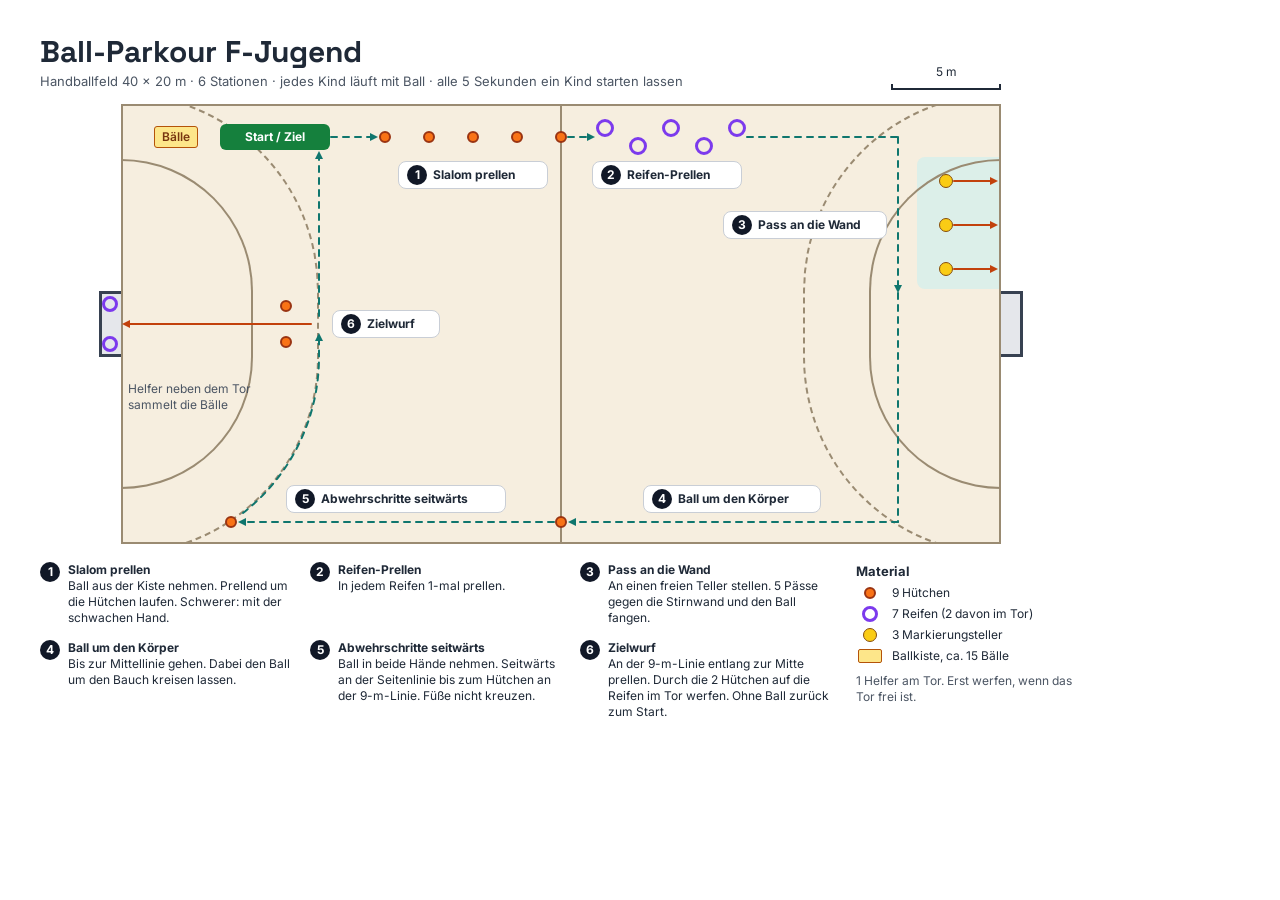
<file: drafts/gym-parcours-handover/plans/parcours2_ball_f_jugend.html>
<!doctype html>
<html lang="de">
<head>
<meta charset="utf-8">
<title>Ball-Parkour F-Jugend</title>
<link rel="stylesheet" href="https://fonts.googleapis.com/css2?family=Inter:wght@400;600;700&amp;family=Space+Grotesk:wght@700&amp;display=swap">
<style>
body{margin:0}
a{color:#0f766e}a:hover{color:#115e59}
</style>
<style>@page{size:A4 landscape;margin:0}@media print{body{-webkit-print-color-adjust:exact;print-color-adjust:exact}}</style>
</head>
<body>
<div style="position: relative; width: 1123px; height: 794px; overflow: hidden; background: #ffffff; font-family: Inter, system-ui, sans-serif; color: #1f2937">
<div style="position: absolute; left: 40px; top: 34px; font-family: 'Space Grotesk', Inter, sans-serif; font-size: 30px; line-height: 36px; font-weight: 700; color: #1f2937">Ball-Parkour F-Jugend</div>
<div style="position: absolute; left: 40px; top: 72px; font-size: 13px; line-height: 18px; color: #4b5563">Handballfeld 40 × 20 m · 6 Stationen · jedes Kind läuft mit Ball · alle 5 Sekunden ein Kind starten lassen</div>
<div aria-hidden="true" style="position: absolute; left: 891px; top: 84px; width: 110px; height: 6px; box-sizing: border-box; border: 2px solid #1f2937; border-top: none"></div>
<div style="position: absolute; left: 891px; top: 64px; width: 110px; text-align: center; font-size: 12px; line-height: 16px; color: #1f2937">5 m</div>
<div aria-hidden="true" style="position: absolute; left: 121px; top: 104px; width: 880px; height: 440px; box-sizing: border-box; background: #f6eedf; border: 2px solid #9a8b72"></div>
<div aria-hidden="true" style="position: absolute; left: 917px; top: 157px; width: 82px; height: 132px; background: #dcefe9; border-radius: 8px 0 0 8px"></div>
<div aria-hidden="true" style="position: absolute; left: 560px; top: 104px; width: 2px; height: 440px; background: #9a8b72"></div>
<div aria-hidden="true" style="position: absolute; left: 121px; top: 159px; width: 132px; height: 330px; box-sizing: border-box; border: 2px solid #9a8b72; border-left: none; border-radius: 0 132px 132px 0"></div>
<div aria-hidden="true" style="position: absolute; left: 869px; top: 159px; width: 132px; height: 330px; box-sizing: border-box; border: 2px solid #9a8b72; border-right: none; border-radius: 132px 0 0 132px"></div>
<div aria-hidden="true" style="position: absolute; left: 121px; top: 104px; width: 880px; height: 440px; overflow: hidden"><div style="position: absolute; left: 0px; top: -11px; width: 198px; height: 462px; box-sizing: border-box; border: 2px dashed #9a8b72; border-left: none; border-radius: 0 198px 198px 0"></div><div style="position: absolute; left: 682px; top: -11px; width: 198px; height: 462px; box-sizing: border-box; border: 2px dashed #9a8b72; border-right: none; border-radius: 198px 0 0 198px"></div></div>
<div role="img" aria-label="Tor links" style="position: absolute; left: 99px; top: 291px; width: 22px; height: 66px; box-sizing: border-box; background: #e5e7eb; border: 3px solid #374151; border-right: none"></div>
<div role="img" aria-label="Tor rechts" style="position: absolute; left: 1001px; top: 291px; width: 22px; height: 66px; box-sizing: border-box; background: #e5e7eb; border: 3px solid #374151; border-left: none"></div>
<svg role="img" aria-label="Vom Start zum Slalom" width="47" height="8" viewBox="0 0 47 8" preserveAspectRatio="none" style="position: absolute; left: 331px; top: 133px; width: 47px; height: 8px; overflow: visible; fill: none; stroke: #0f766e; stroke-width: 2; stroke-linecap: round; stroke-linejoin: round; stroke-dasharray: 6 6"><defs><marker id="dc-arrow-head-filled-1" orient="auto" markerWidth="5" markerHeight="5" refX="2" refY="2" overflow="visible"><path d="M0 0 L4 2 L0 4 Z" fill="#0f766e" stroke="none" style="stroke: none; fill: #0f766e; fill: context-stroke"/></marker></defs><path d="M 0 4 L 43 4" marker-end="url(#dc-arrow-head-filled-1)"></path></svg>
<svg role="img" aria-label="Vom Slalom zu den Reifen" width="27" height="8" viewBox="0 0 27 8" preserveAspectRatio="none" style="position: absolute; left: 568px; top: 133px; width: 27px; height: 8px; overflow: visible; fill: none; stroke: #0f766e; stroke-width: 2; stroke-linecap: round; stroke-linejoin: round; stroke-dasharray: 6 6"><defs><marker id="dc-arrow-head-filled-2" orient="auto" markerWidth="5" markerHeight="5" refX="2" refY="2" overflow="visible"><path d="M0 0 L4 2 L0 4 Z" fill="#0f766e" stroke="none" style="stroke: none; fill: #0f766e; fill: context-stroke"/></marker></defs><path d="M 0 4 L 23 4" marker-end="url(#dc-arrow-head-filled-2)"></path></svg>
<svg aria-hidden="true" width="151" height="8" viewBox="0 0 151 8" preserveAspectRatio="none" style="position: absolute; left: 747px; top: 133px; width: 151px; height: 8px; overflow: visible; fill: none; stroke: #0f766e; stroke-width: 2; stroke-linecap: round; stroke-linejoin: round; stroke-dasharray: 6 6"><path d="M 0 4 L 151 4"></path></svg>
<svg role="img" aria-label="Zur Pass-Zone an der Stirnwand" width="8" height="156" viewBox="0 0 8 156" preserveAspectRatio="none" style="position: absolute; left: 894px; top: 137px; width: 8px; height: 156px; overflow: visible; fill: none; stroke: #0f766e; stroke-width: 2; stroke-linecap: round; stroke-linejoin: round; stroke-dasharray: 6 6"><defs><marker id="dc-arrow-head-filled-3" orient="auto" markerWidth="5" markerHeight="5" refX="2" refY="2" overflow="visible"><path d="M0 0 L4 2 L0 4 Z" fill="#0f766e" stroke="none" style="stroke: none; fill: #0f766e; fill: context-stroke"/></marker></defs><path d="M 4 0 L 4 152" marker-end="url(#dc-arrow-head-filled-3)"></path></svg>
<svg role="img" aria-label="Pass an die Wand" width="44" height="8" viewBox="0 0 44 8" preserveAspectRatio="none" style="position: absolute; left: 954px; top: 177px; width: 44px; height: 8px; overflow: visible; fill: none; stroke: #c2410c; stroke-width: 2; stroke-linecap: round; stroke-linejoin: round"><defs><marker id="dc-arrow-head-filled-4" orient="auto" markerWidth="5" markerHeight="5" refX="2" refY="2" overflow="visible"><path d="M0 0 L4 2 L0 4 Z" fill="#c2410c" stroke="none" style="stroke: none; fill: #c2410c; fill: context-stroke"/></marker></defs><path d="M 0 4 L 40 4" marker-end="url(#dc-arrow-head-filled-4)"></path></svg>
<svg role="img" aria-label="Pass an die Wand" width="44" height="8" viewBox="0 0 44 8" preserveAspectRatio="none" style="position: absolute; left: 954px; top: 221px; width: 44px; height: 8px; overflow: visible; fill: none; stroke: #c2410c; stroke-width: 2; stroke-linecap: round; stroke-linejoin: round"><defs><marker id="dc-arrow-head-filled-5" orient="auto" markerWidth="5" markerHeight="5" refX="2" refY="2" overflow="visible"><path d="M0 0 L4 2 L0 4 Z" fill="#c2410c" stroke="none" style="stroke: none; fill: #c2410c; fill: context-stroke"/></marker></defs><path d="M 0 4 L 40 4" marker-end="url(#dc-arrow-head-filled-5)"></path></svg>
<svg role="img" aria-label="Pass an die Wand" width="44" height="8" viewBox="0 0 44 8" preserveAspectRatio="none" style="position: absolute; left: 954px; top: 265px; width: 44px; height: 8px; overflow: visible; fill: none; stroke: #c2410c; stroke-width: 2; stroke-linecap: round; stroke-linejoin: round"><defs><marker id="dc-arrow-head-filled-6" orient="auto" markerWidth="5" markerHeight="5" refX="2" refY="2" overflow="visible"><path d="M0 0 L4 2 L0 4 Z" fill="#c2410c" stroke="none" style="stroke: none; fill: #c2410c; fill: context-stroke"/></marker></defs><path d="M 0 4 L 40 4" marker-end="url(#dc-arrow-head-filled-6)"></path></svg>
<svg aria-hidden="true" width="8" height="229" viewBox="0 0 8 229" preserveAspectRatio="none" style="position: absolute; left: 894px; top: 293px; width: 8px; height: 229px; overflow: visible; fill: none; stroke: #0f766e; stroke-width: 2; stroke-linecap: round; stroke-linejoin: round; stroke-dasharray: 6 6"><path d="M 4 0 L 4 229"></path></svg>
<svg role="img" aria-label="Ball um den Körper bis zur Mittellinie" width="330" height="8" viewBox="0 0 330 8" preserveAspectRatio="none" style="position: absolute; left: 568px; top: 518px; width: 330px; height: 8px; overflow: visible; fill: none; stroke: #0f766e; stroke-width: 2; stroke-linecap: round; stroke-linejoin: round; stroke-dasharray: 6 6"><defs><marker id="dc-arrow-head-filled-7" orient="auto" markerWidth="5" markerHeight="5" refX="2" refY="2" overflow="visible"><path d="M0 0 L4 2 L0 4 Z" fill="#0f766e" stroke="none" style="stroke: none; fill: #0f766e; fill: context-stroke"/></marker></defs><path d="M 330 4 L 4 4" marker-end="url(#dc-arrow-head-filled-7)"></path></svg>
<svg role="img" aria-label="Abwehrschritte seitwärts bis zur 9-Meter-Linie" width="316" height="8" viewBox="0 0 316 8" preserveAspectRatio="none" style="position: absolute; left: 238px; top: 518px; width: 316px; height: 8px; overflow: visible; fill: none; stroke: #0f766e; stroke-width: 2; stroke-linecap: round; stroke-linejoin: round; stroke-dasharray: 6 6"><defs><marker id="dc-arrow-head-filled-8" orient="auto" markerWidth="5" markerHeight="5" refX="2" refY="2" overflow="visible"><path d="M0 0 L4 2 L0 4 Z" fill="#0f766e" stroke="none" style="stroke: none; fill: #0f766e; fill: context-stroke"/></marker></defs><path d="M 316 4 L 4 4" marker-end="url(#dc-arrow-head-filled-8)"></path></svg>
<svg role="img" aria-label="Entlang der 9-Meter-Linie zur Mitte prellen" width="84" height="188" viewBox="0 0 84 188" preserveAspectRatio="none" style="position: absolute; left: 239px; top: 329px; width: 84px; height: 188px; overflow: visible; fill: none; stroke: #0f766e; stroke-width: 2; stroke-linecap: round; stroke-linejoin: round; stroke-dasharray: 6 6"><defs><marker id="dc-arrow-head-filled-9" orient="auto" markerWidth="5" markerHeight="5" refX="2" refY="2" overflow="visible"><path d="M0 0 L4 2 L0 4 Z" fill="#0f766e" stroke="none" style="stroke: none; fill: #0f766e; fill: context-stroke"/></marker></defs><path d="M 4 184 A 198 198 0 0 0 80 28 L 80 8" marker-end="url(#dc-arrow-head-filled-9)"></path></svg>
<svg role="img" aria-label="Wurf durch die Hütchen aufs Tor" width="189" height="8" viewBox="0 0 189 8" preserveAspectRatio="none" style="position: absolute; left: 122px; top: 320px; width: 189px; height: 8px; overflow: visible; fill: none; stroke: #c2410c; stroke-width: 2; stroke-linecap: round; stroke-linejoin: round"><defs><marker id="dc-arrow-head-filled-10" orient="auto" markerWidth="5" markerHeight="5" refX="2" refY="2" overflow="visible"><path d="M0 0 L4 2 L0 4 Z" fill="#c2410c" stroke="none" style="stroke: none; fill: #c2410c; fill: context-stroke"/></marker></defs><path d="M 189 4 L 4 4" marker-end="url(#dc-arrow-head-filled-10)"></path></svg>
<svg role="img" aria-label="Ohne Ball zurück zum Start" width="8" height="165" viewBox="0 0 8 165" preserveAspectRatio="none" style="position: absolute; left: 315px; top: 151px; width: 8px; height: 165px; overflow: visible; fill: none; stroke: #0f766e; stroke-width: 2; stroke-linecap: round; stroke-linejoin: round; stroke-dasharray: 6 6"><defs><marker id="dc-arrow-head-filled-11" orient="auto" markerWidth="5" markerHeight="5" refX="2" refY="2" overflow="visible"><path d="M0 0 L4 2 L0 4 Z" fill="#0f766e" stroke="none" style="stroke: none; fill: #0f766e; fill: context-stroke"/></marker></defs><path d="M 4 165 L 4 4" marker-end="url(#dc-arrow-head-filled-11)"></path></svg>
<div style="position: absolute; left: 220px; top: 124px; width: 110px; height: 26px; box-sizing: border-box; background: #15803d; border-radius: 6px; display: flex; align-items: center; justify-content: center; color: #ffffff; font-size: 12px; line-height: 16px; font-weight: 700">Start / Ziel</div>
<div style="position: absolute; left: 154px; top: 126px; width: 44px; height: 22px; box-sizing: border-box; background: #fde68a; border: 1px solid #b45309; border-radius: 3px; display: flex; align-items: center; justify-content: center; font-size: 12px; line-height: 16px; color: #78350f; font-weight: 600">Bälle</div>
<div role="img" aria-label="Hütchen" style="position: absolute; left: 379px; top: 131px; width: 12px; height: 12px; box-sizing: border-box; background: #f97316; border: 2px solid #9a3412; border-radius: 50%"></div>
<div role="img" aria-label="Hütchen" style="position: absolute; left: 423px; top: 131px; width: 12px; height: 12px; box-sizing: border-box; background: #f97316; border: 2px solid #9a3412; border-radius: 50%"></div>
<div role="img" aria-label="Hütchen" style="position: absolute; left: 467px; top: 131px; width: 12px; height: 12px; box-sizing: border-box; background: #f97316; border: 2px solid #9a3412; border-radius: 50%"></div>
<div role="img" aria-label="Hütchen" style="position: absolute; left: 511px; top: 131px; width: 12px; height: 12px; box-sizing: border-box; background: #f97316; border: 2px solid #9a3412; border-radius: 50%"></div>
<div role="img" aria-label="Hütchen" style="position: absolute; left: 555px; top: 131px; width: 12px; height: 12px; box-sizing: border-box; background: #f97316; border: 2px solid #9a3412; border-radius: 50%"></div>
<div role="img" aria-label="Reifen" style="position: absolute; left: 596px; top: 119px; width: 18px; height: 18px; box-sizing: border-box; border: 3px solid #7c3aed; border-radius: 50%"></div>
<div role="img" aria-label="Reifen" style="position: absolute; left: 629px; top: 137px; width: 18px; height: 18px; box-sizing: border-box; border: 3px solid #7c3aed; border-radius: 50%"></div>
<div role="img" aria-label="Reifen" style="position: absolute; left: 662px; top: 119px; width: 18px; height: 18px; box-sizing: border-box; border: 3px solid #7c3aed; border-radius: 50%"></div>
<div role="img" aria-label="Reifen" style="position: absolute; left: 695px; top: 137px; width: 18px; height: 18px; box-sizing: border-box; border: 3px solid #7c3aed; border-radius: 50%"></div>
<div role="img" aria-label="Reifen" style="position: absolute; left: 728px; top: 119px; width: 18px; height: 18px; box-sizing: border-box; border: 3px solid #7c3aed; border-radius: 50%"></div>
<div role="img" aria-label="Markierungsteller" style="position: absolute; left: 939px; top: 174px; width: 14px; height: 14px; box-sizing: border-box; background: #facc15; border: 1px solid #854d0e; border-radius: 50%"></div>
<div role="img" aria-label="Markierungsteller" style="position: absolute; left: 939px; top: 218px; width: 14px; height: 14px; box-sizing: border-box; background: #facc15; border: 1px solid #854d0e; border-radius: 50%"></div>
<div role="img" aria-label="Markierungsteller" style="position: absolute; left: 939px; top: 262px; width: 14px; height: 14px; box-sizing: border-box; background: #facc15; border: 1px solid #854d0e; border-radius: 50%"></div>
<div role="img" aria-label="Hütchen" style="position: absolute; left: 555px; top: 516px; width: 12px; height: 12px; box-sizing: border-box; background: #f97316; border: 2px solid #9a3412; border-radius: 50%"></div>
<div role="img" aria-label="Hütchen" style="position: absolute; left: 225px; top: 516px; width: 12px; height: 12px; box-sizing: border-box; background: #f97316; border: 2px solid #9a3412; border-radius: 50%"></div>
<div role="img" aria-label="Hütchen" style="position: absolute; left: 280px; top: 300px; width: 12px; height: 12px; box-sizing: border-box; background: #f97316; border: 2px solid #9a3412; border-radius: 50%"></div>
<div role="img" aria-label="Hütchen" style="position: absolute; left: 280px; top: 336px; width: 12px; height: 12px; box-sizing: border-box; background: #f97316; border: 2px solid #9a3412; border-radius: 50%"></div>
<div role="img" aria-label="Reifen" style="position: absolute; left: 102px; top: 296px; width: 16px; height: 16px; box-sizing: border-box; border: 3px solid #7c3aed; border-radius: 50%"></div>
<div role="img" aria-label="Reifen" style="position: absolute; left: 102px; top: 336px; width: 16px; height: 16px; box-sizing: border-box; border: 3px solid #7c3aed; border-radius: 50%"></div>
<div style="position: absolute; left: 128px; top: 381px; width: 130px; font-size: 12px; line-height: 16px; color: #4b5563">Helfer neben dem Tor sammelt die Bälle</div>
<div style="position: absolute; left: 398px; top: 161px; width: 150px; height: 28px; box-sizing: border-box; padding: 4px 8px; display: flex; align-items: center; gap: 6px; background: #ffffff; border: 1px solid #c9ced6; border-radius: 8px; font-size: 12px; line-height: 16px; color: #1f2937; white-space: nowrap"><span style="display: inline-flex; align-items: center; justify-content: center; width: 20px; height: 20px; flex: none; border-radius: 50%; background: #111827; color: #ffffff; font-weight: 700; font-size: 12px; line-height: 12px">1</span><span><b>Slalom prellen</b></span></div>
<div style="position: absolute; left: 592px; top: 161px; width: 150px; height: 28px; box-sizing: border-box; padding: 4px 8px; display: flex; align-items: center; gap: 6px; background: #ffffff; border: 1px solid #c9ced6; border-radius: 8px; font-size: 12px; line-height: 16px; color: #1f2937; white-space: nowrap"><span style="display: inline-flex; align-items: center; justify-content: center; width: 20px; height: 20px; flex: none; border-radius: 50%; background: #111827; color: #ffffff; font-weight: 700; font-size: 12px; line-height: 12px">2</span><span><b>Reifen-Prellen</b></span></div>
<div style="position: absolute; left: 723px; top: 211px; width: 164px; height: 28px; box-sizing: border-box; padding: 4px 8px; display: flex; align-items: center; gap: 6px; background: #ffffff; border: 1px solid #c9ced6; border-radius: 8px; font-size: 12px; line-height: 16px; color: #1f2937; white-space: nowrap"><span style="display: inline-flex; align-items: center; justify-content: center; width: 20px; height: 20px; flex: none; border-radius: 50%; background: #111827; color: #ffffff; font-weight: 700; font-size: 12px; line-height: 12px">3</span><span><b>Pass an die Wand</b></span></div>
<div style="position: absolute; left: 643px; top: 485px; width: 178px; height: 28px; box-sizing: border-box; padding: 4px 8px; display: flex; align-items: center; gap: 6px; background: #ffffff; border: 1px solid #c9ced6; border-radius: 8px; font-size: 12px; line-height: 16px; color: #1f2937; white-space: nowrap"><span style="display: inline-flex; align-items: center; justify-content: center; width: 20px; height: 20px; flex: none; border-radius: 50%; background: #111827; color: #ffffff; font-weight: 700; font-size: 12px; line-height: 12px">4</span><span><b>Ball um den Körper</b></span></div>
<div style="position: absolute; left: 286px; top: 485px; width: 220px; height: 28px; box-sizing: border-box; padding: 4px 8px; display: flex; align-items: center; gap: 6px; background: #ffffff; border: 1px solid #c9ced6; border-radius: 8px; font-size: 12px; line-height: 16px; color: #1f2937; white-space: nowrap"><span style="display: inline-flex; align-items: center; justify-content: center; width: 20px; height: 20px; flex: none; border-radius: 50%; background: #111827; color: #ffffff; font-weight: 700; font-size: 12px; line-height: 12px">5</span><span><b>Abwehrschritte seitwärts</b></span></div>
<div style="position: absolute; left: 332px; top: 310px; width: 108px; height: 28px; box-sizing: border-box; padding: 4px 8px; display: flex; align-items: center; gap: 6px; background: #ffffff; border: 1px solid #c9ced6; border-radius: 8px; font-size: 12px; line-height: 16px; color: #1f2937; white-space: nowrap"><span style="display: inline-flex; align-items: center; justify-content: center; width: 20px; height: 20px; flex: none; border-radius: 50%; background: #111827; color: #ffffff; font-weight: 700; font-size: 12px; line-height: 12px">6</span><span><b>Zielwurf</b></span></div>
<div style="position: absolute; left: 40px; top: 562px; width: 790px; display: grid; grid-template-columns: repeat(3, minmax(0, 1fr)); column-gap: 20px; row-gap: 14px">
<div style="display: flex; gap: 8px; align-items: flex-start"><span style="display: inline-flex; align-items: center; justify-content: center; width: 20px; height: 20px; flex: none; border-radius: 50%; background: #111827; color: #ffffff; font-weight: 700; font-size: 12px; line-height: 12px">1</span><div style="font-size: 12px; line-height: 16px; color: #1f2937"><b>Slalom prellen</b><br>Ball aus der Kiste nehmen. Prellend um die Hütchen laufen. Schwerer: mit der schwachen Hand.</div></div>
<div style="display: flex; gap: 8px; align-items: flex-start"><span style="display: inline-flex; align-items: center; justify-content: center; width: 20px; height: 20px; flex: none; border-radius: 50%; background: #111827; color: #ffffff; font-weight: 700; font-size: 12px; line-height: 12px">2</span><div style="font-size: 12px; line-height: 16px; color: #1f2937"><b>Reifen-Prellen</b><br>In jedem Reifen 1-mal prellen.</div></div>
<div style="display: flex; gap: 8px; align-items: flex-start"><span style="display: inline-flex; align-items: center; justify-content: center; width: 20px; height: 20px; flex: none; border-radius: 50%; background: #111827; color: #ffffff; font-weight: 700; font-size: 12px; line-height: 12px">3</span><div style="font-size: 12px; line-height: 16px; color: #1f2937"><b>Pass an die Wand</b><br>An einen freien Teller stellen. 5 Pässe gegen die Stirnwand und den Ball fangen.</div></div>
<div style="display: flex; gap: 8px; align-items: flex-start"><span style="display: inline-flex; align-items: center; justify-content: center; width: 20px; height: 20px; flex: none; border-radius: 50%; background: #111827; color: #ffffff; font-weight: 700; font-size: 12px; line-height: 12px">4</span><div style="font-size: 12px; line-height: 16px; color: #1f2937"><b>Ball um den Körper</b><br>Bis zur Mittellinie gehen. Dabei den Ball um den Bauch kreisen lassen.</div></div>
<div style="display: flex; gap: 8px; align-items: flex-start"><span style="display: inline-flex; align-items: center; justify-content: center; width: 20px; height: 20px; flex: none; border-radius: 50%; background: #111827; color: #ffffff; font-weight: 700; font-size: 12px; line-height: 12px">5</span><div style="font-size: 12px; line-height: 16px; color: #1f2937"><b>Abwehrschritte seitwärts</b><br>Ball in beide Hände nehmen. Seitwärts an der Seitenlinie bis zum Hütchen an der 9-m-Linie. Füße nicht kreuzen.</div></div>
<div style="display: flex; gap: 8px; align-items: flex-start"><span style="display: inline-flex; align-items: center; justify-content: center; width: 20px; height: 20px; flex: none; border-radius: 50%; background: #111827; color: #ffffff; font-weight: 700; font-size: 12px; line-height: 12px">6</span><div style="font-size: 12px; line-height: 16px; color: #1f2937"><b>Zielwurf</b><br>An der 9-m-Linie entlang zur Mitte prellen. Durch die 2 Hütchen auf die Reifen im Tor werfen. Ohne Ball zurück zum Start.</div></div>
</div>
<div style="position: absolute; left: 856px; top: 562px; width: 227px; display: flex; flex-direction: column; gap: 5px">
<div style="font-size: 13px; line-height: 18px; font-weight: 700; color: #1f2937">Material</div>
<div style="display: flex; align-items: center; gap: 8px; font-size: 12px; line-height: 16px; color: #1f2937"><span style="display: flex; width: 28px; justify-content: center; flex: none"><span aria-hidden="true" style="display: inline-block; flex: none; width: 12px; height: 12px; box-sizing: border-box; background: #f97316; border: 2px solid #9a3412; border-radius: 50%"></span></span><span>9 Hütchen</span></div>
<div style="display: flex; align-items: center; gap: 8px; font-size: 12px; line-height: 16px; color: #1f2937"><span style="display: flex; width: 28px; justify-content: center; flex: none"><span aria-hidden="true" style="display: inline-block; flex: none; width: 16px; height: 16px; box-sizing: border-box; border: 3px solid #7c3aed; border-radius: 50%"></span></span><span>7 Reifen (2 davon im Tor)</span></div>
<div style="display: flex; align-items: center; gap: 8px; font-size: 12px; line-height: 16px; color: #1f2937"><span style="display: flex; width: 28px; justify-content: center; flex: none"><span aria-hidden="true" style="display: inline-block; flex: none; width: 14px; height: 14px; box-sizing: border-box; background: #facc15; border: 1px solid #854d0e; border-radius: 50%"></span></span><span>3 Markierungsteller</span></div>
<div style="display: flex; align-items: center; gap: 8px; font-size: 12px; line-height: 16px; color: #1f2937"><span style="display: flex; width: 28px; justify-content: center; flex: none"><span aria-hidden="true" style="display: inline-block; flex: none; width: 22px; height: 12px; background: #fde68a; border: 1px solid #b45309; border-radius: 2px"></span></span><span>Ballkiste, ca. 15 Bälle</span></div>
<div style="font-size: 12px; line-height: 16px; color: #4b5563; margin-top: 4px">1 Helfer am Tor. Erst werfen, wenn das Tor frei ist.</div>
</div>
</div>
</body>
</html>
</file>
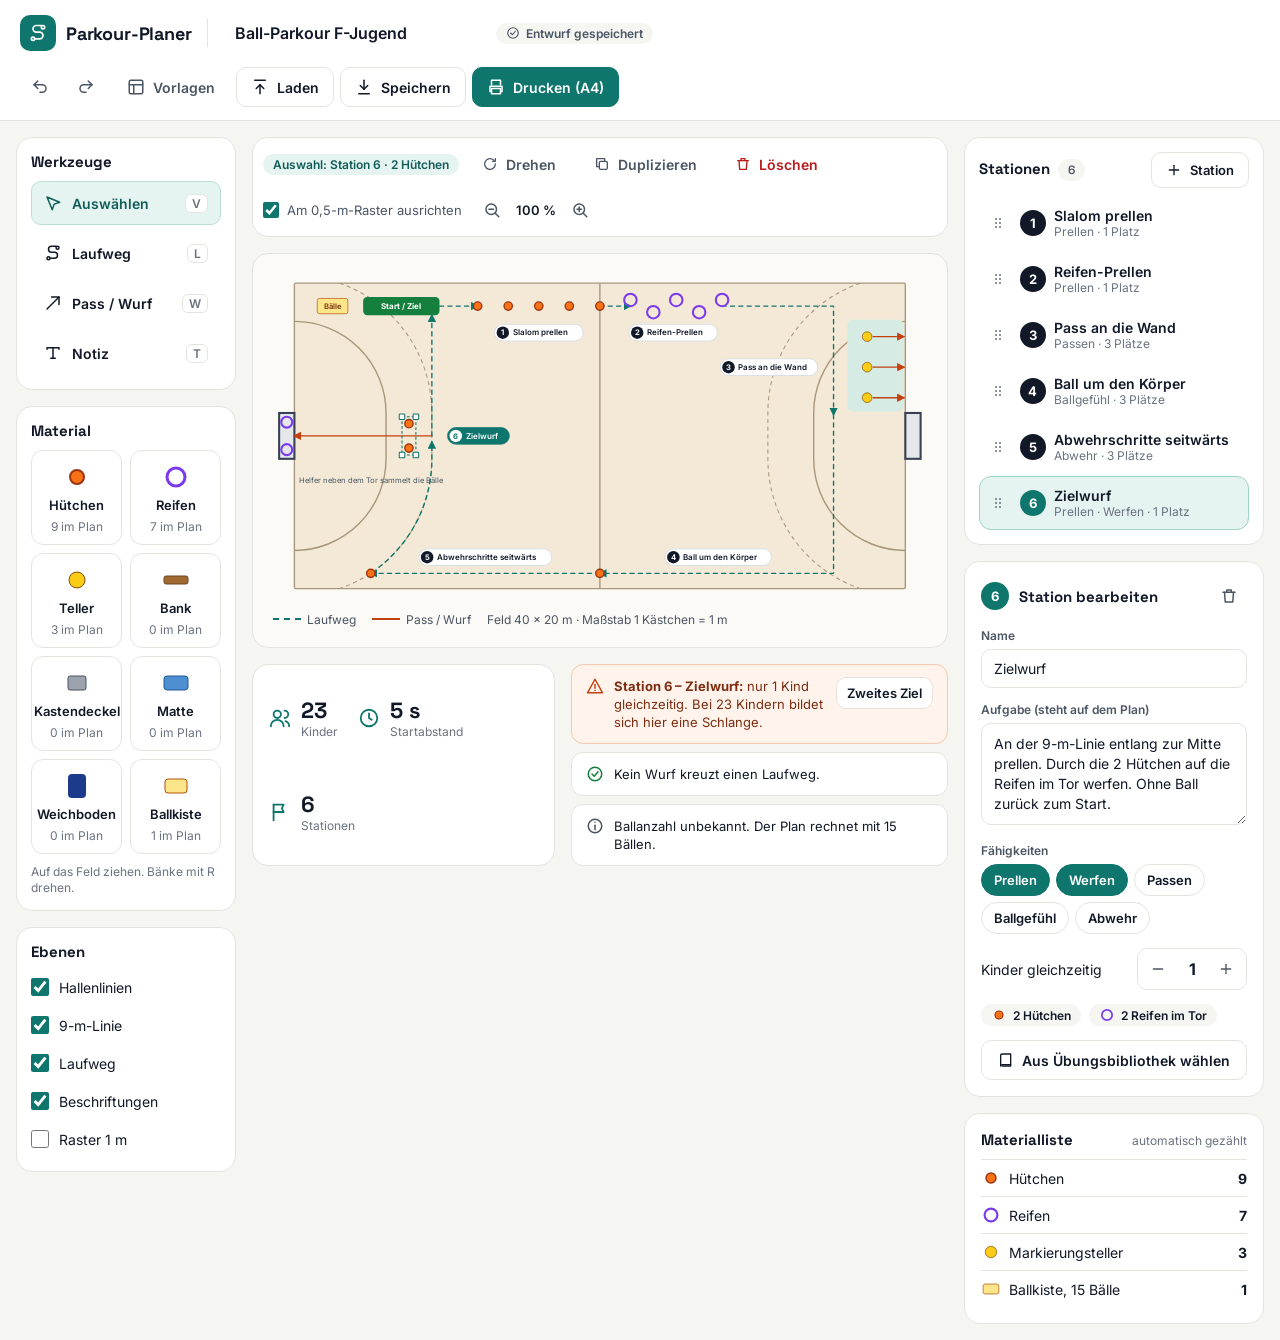
<file: drafts/parkour-planer-design/preview/editor.html>
<!doctype html>
<html lang="de">
<head>
<meta charset="utf-8">
<meta name="viewport" content="width=device-width, initial-scale=1">
<title>Parkour-Planer – Editor</title>
<link rel="stylesheet" href="https://fonts.googleapis.com/css2?family=Inter:wght@400;500;600;700&amp;family=Space+Grotesk:wght@600;700&amp;display=swap">
<style>
body{margin:0;background:#f5f5f2}
a{color:#0f766e}a:hover{color:#115e59}
.sr-only{position:absolute;width:1px;height:1px;padding:0;margin:-1px;overflow:hidden;clip:rect(0,0,0,0);white-space:nowrap;border:0}
:focus-visible{outline:2px solid #0f766e;outline-offset:2px}

</style>

</head>
<body>
<div style="min-height: 100vh; background: #f5f5f2; font-family: Inter, system-ui, sans-serif; color: #111827; display: flex; flex-direction: column">
<header style="display: flex; flex-wrap: wrap; align-items: center; justify-content: space-between; gap: 12px; padding: 12px 20px; background: #ffffff; border-bottom: 1px solid #e4e4df">
<div style="display: flex; flex-wrap: wrap; align-items: center; gap: 16px; min-width: 0">
<div style="display: flex; align-items: center; gap: 10px"><span style="display: inline-flex; align-items: center; justify-content: center; width: 36px; height: 36px; border-radius: 10px; background: #0f766e; color: #ffffff"><svg aria-hidden="true" width="20" height="20" viewBox="0 0 24 24" fill="none" stroke="currentColor" stroke-width="2" stroke-linecap="round" stroke-linejoin="round" style="flex: none"><circle cx="6" cy="19" r="2"></circle><circle cx="18" cy="5" r="2"></circle><path d="M8 19h6a4 4 0 0 0 0-8h-4a4 4 0 0 1 0-8h6"></path></svg></span><span style="font-family: 'Space Grotesk', Inter, system-ui, sans-serif; font-size: 18px; font-weight: 700; letter-spacing: -0.01em; color: #111827">Parkour-Planer</span></div>
<span aria-hidden="true" style="width: 1px; height: 28px; background: #e4e4df"></span>
<div style="display: flex; align-items: center; gap: 10px; min-width: 0">
<label for="title" class="sr-only">Name des Parkours</label>
<input id="title" type="text" value="Ball-Parkour F-Jugend" style="min-width: 0; width: 15rem; max-width: 100%; height: 40px; padding: 0 10px; border: 1px solid transparent; border-radius: 10px; background: transparent; font: inherit; font-size: 16px; font-weight: 600; color: #111827">
<span style="display: inline-flex; align-items: center; gap: 6px; padding: 3px 10px; border-radius: 999px; font-size: 12px; font-weight: 600; background: #f5f5f2; color: #4b5563"><svg aria-hidden="true" width="14" height="14" viewBox="0 0 24 24" fill="none" stroke="currentColor" stroke-width="2" stroke-linecap="round" stroke-linejoin="round" style="flex: none"><circle cx="12" cy="12" r="9"></circle><path d="m8 12 3 3 5-6"></path></svg>Entwurf gespeichert</span>
</div>
</div>
<nav aria-label="Aktionen" style="display: flex; flex-wrap: wrap; align-items: center; gap: 6px">
<button type="button" aria-label="Rückgängig" style="display: inline-flex; align-items: center; justify-content: center; width: 40px; height: 40px; border-radius: 10px; background: transparent; color: #4b5563; border: 1px solid transparent; cursor: pointer"><svg aria-hidden="true" width="18" height="18" viewBox="0 0 24 24" fill="none" stroke="currentColor" stroke-width="2" stroke-linecap="round" stroke-linejoin="round" style="flex: none"><path d="M9 14 4 9l5-5"></path><path d="M4 9h11a5 5 0 0 1 0 10h-3"></path></svg></button>
<button type="button" aria-label="Wiederholen" style="display: inline-flex; align-items: center; justify-content: center; width: 40px; height: 40px; border-radius: 10px; background: transparent; color: #4b5563; border: 1px solid transparent; cursor: pointer"><svg aria-hidden="true" width="18" height="18" viewBox="0 0 24 24" fill="none" stroke="currentColor" stroke-width="2" stroke-linecap="round" stroke-linejoin="round" style="flex: none"><path d="m15 14 5-5-5-5"></path><path d="M20 9H9a5 5 0 0 0 0 10h3"></path></svg></button>
<a href="start.html" style="display: inline-flex; align-items: center; gap: 8px; min-height: 40px; padding: 0 14px; border-radius: 10px; font: inherit; font-size: 14px; font-weight: 600; cursor: pointer; text-decoration: none; white-space: nowrap; background: transparent; color: #4b5563; border: 1px solid transparent"><svg aria-hidden="true" width="18" height="18" viewBox="0 0 24 24" fill="none" stroke="currentColor" stroke-width="2" stroke-linecap="round" stroke-linejoin="round" style="flex: none"><rect x="3" y="3" width="18" height="18" rx="2"></rect><path d="M3 9h18"></path><path d="M9 21V9"></path></svg>Vorlagen</a>
<button type="button" style="display: inline-flex; align-items: center; gap: 8px; min-height: 40px; padding: 0 14px; border-radius: 10px; font: inherit; font-size: 14px; font-weight: 600; cursor: pointer; text-decoration: none; white-space: nowrap; background: #ffffff; color: #111827; border: 1px solid #e4e4df"><svg aria-hidden="true" width="18" height="18" viewBox="0 0 24 24" fill="none" stroke="currentColor" stroke-width="2" stroke-linecap="round" stroke-linejoin="round" style="flex: none"><path d="M12 21V9"></path><path d="m7 14 5-5 5 5"></path><path d="M5 3h14"></path></svg>Laden</button>
<button type="button" style="display: inline-flex; align-items: center; gap: 8px; min-height: 40px; padding: 0 14px; border-radius: 10px; font: inherit; font-size: 14px; font-weight: 600; cursor: pointer; text-decoration: none; white-space: nowrap; background: #ffffff; color: #111827; border: 1px solid #e4e4df"><svg aria-hidden="true" width="18" height="18" viewBox="0 0 24 24" fill="none" stroke="currentColor" stroke-width="2" stroke-linecap="round" stroke-linejoin="round" style="flex: none"><path d="M12 3v12"></path><path d="m7 10 5 5 5-5"></path><path d="M5 21h14"></path></svg>Speichern</button>
<button type="button" style="display: inline-flex; align-items: center; gap: 8px; min-height: 40px; padding: 0 14px; border-radius: 10px; font: inherit; font-size: 14px; font-weight: 600; cursor: pointer; text-decoration: none; white-space: nowrap; background: #0f766e; color: #ffffff; border: 1px solid #0f766e"><svg aria-hidden="true" width="18" height="18" viewBox="0 0 24 24" fill="none" stroke="currentColor" stroke-width="2" stroke-linecap="round" stroke-linejoin="round" style="flex: none"><path d="M6 9V3h12v6"></path><path d="M6 18H4v-7h16v7h-2"></path><path d="M6 14h12v7H6z"></path></svg>Drucken (A4)</button>
</nav>
</header>
<div style="display: flex; flex-wrap: wrap; align-items: flex-start; gap: 16px; padding: 16px; max-width: 1600px; width: 100%; box-sizing: border-box; margin: 0 auto">
<aside aria-label="Werkzeuge und Material" style="flex: 1 1 220px; max-width: 100%; display: flex; flex-direction: column; gap: 16px">
<section style="background: #ffffff; border: 1px solid #e4e4df; border-radius: 16px; padding: 14px; display: flex; flex-direction: column; gap: 6px">
<h2 style="margin: 0; font-family: 'Space Grotesk', Inter, system-ui, sans-serif; font-size: 15px; font-weight: 700; color: #111827; margin-bottom: 4px">Werkzeuge</h2>
<button type="button" aria-pressed="true" style="display: flex; align-items: center; gap: 10px; width: 100%; min-height: 44px; padding: 0 12px; border-radius: 10px; font: inherit; font-size: 14px; font-weight: 600; cursor: pointer; text-align: left; background: #e6f4f1; color: #115e59; border: 1px solid #b9ded5"><svg aria-hidden="true" width="18" height="18" viewBox="0 0 24 24" fill="none" stroke="currentColor" stroke-width="2" stroke-linecap="round" stroke-linejoin="round" style="flex: none"><path d="m4 4 7 17 2.5-7.5L21 11z"></path></svg><span style="flex: 1">Auswählen</span><kbd style="font: inherit; font-size: 12px; color: #6b7280; padding: 1px 6px; border: 1px solid #e4e4df; border-radius: 6px; background: #ffffff">V</kbd></button>
<button type="button" aria-pressed="false" style="display: flex; align-items: center; gap: 10px; width: 100%; min-height: 44px; padding: 0 12px; border-radius: 10px; font: inherit; font-size: 14px; font-weight: 600; cursor: pointer; text-align: left; background: transparent; color: #111827; border: 1px solid transparent"><svg aria-hidden="true" width="18" height="18" viewBox="0 0 24 24" fill="none" stroke="currentColor" stroke-width="2" stroke-linecap="round" stroke-linejoin="round" style="flex: none"><circle cx="6" cy="19" r="2"></circle><circle cx="18" cy="5" r="2"></circle><path d="M8 19h6a4 4 0 0 0 0-8h-4a4 4 0 0 1 0-8h6"></path></svg><span style="flex: 1">Laufweg</span><kbd style="font: inherit; font-size: 12px; color: #6b7280; padding: 1px 6px; border: 1px solid #e4e4df; border-radius: 6px; background: #ffffff">L</kbd></button>
<button type="button" aria-pressed="false" style="display: flex; align-items: center; gap: 10px; width: 100%; min-height: 44px; padding: 0 12px; border-radius: 10px; font: inherit; font-size: 14px; font-weight: 600; cursor: pointer; text-align: left; background: transparent; color: #111827; border: 1px solid transparent"><svg aria-hidden="true" width="18" height="18" viewBox="0 0 24 24" fill="none" stroke="currentColor" stroke-width="2" stroke-linecap="round" stroke-linejoin="round" style="flex: none"><path d="M4 20 20 4"></path><path d="M10 4h10v10"></path></svg><span style="flex: 1">Pass / Wurf</span><kbd style="font: inherit; font-size: 12px; color: #6b7280; padding: 1px 6px; border: 1px solid #e4e4df; border-radius: 6px; background: #ffffff">W</kbd></button>
<button type="button" aria-pressed="false" style="display: flex; align-items: center; gap: 10px; width: 100%; min-height: 44px; padding: 0 12px; border-radius: 10px; font: inherit; font-size: 14px; font-weight: 600; cursor: pointer; text-align: left; background: transparent; color: #111827; border: 1px solid transparent"><svg aria-hidden="true" width="18" height="18" viewBox="0 0 24 24" fill="none" stroke="currentColor" stroke-width="2" stroke-linecap="round" stroke-linejoin="round" style="flex: none"><path d="M4 7V5h16v2"></path><path d="M9 19h6"></path><path d="M12 5v14"></path></svg><span style="flex: 1">Notiz</span><kbd style="font: inherit; font-size: 12px; color: #6b7280; padding: 1px 6px; border: 1px solid #e4e4df; border-radius: 6px; background: #ffffff">T</kbd></button>
</section>
<section style="background: #ffffff; border: 1px solid #e4e4df; border-radius: 16px; padding: 14px; display: flex; flex-direction: column; gap: 10px">
<h2 style="margin: 0; font-family: 'Space Grotesk', Inter, system-ui, sans-serif; font-size: 15px; font-weight: 700; color: #111827">Material</h2>
<div style="display: grid; grid-template-columns: repeat(2, minmax(0, 1fr)); gap: 8px">
<button type="button" style="display: flex; flex-direction: column; align-items: center; gap: 6px; padding: 12px 6px 10px; border-radius: 12px; border: 1px solid #e4e4df; background: #ffffff; font: inherit; cursor: grab; color: #111827"><svg aria-hidden="true" width="28" height="28" viewBox="0 0 28 28" style="flex: none"><circle cx="14" cy="14" r="7" fill="#f97316" stroke="#9a3412" stroke-width="2"></circle></svg><span style="font-size: 13px; font-weight: 600">Hütchen</span><span style="font-size: 12px; color: #6b7280">9 im Plan</span></button>
<button type="button" style="display: flex; flex-direction: column; align-items: center; gap: 6px; padding: 12px 6px 10px; border-radius: 12px; border: 1px solid #e4e4df; background: #ffffff; font: inherit; cursor: grab; color: #111827"><svg aria-hidden="true" width="28" height="28" viewBox="0 0 28 28" style="flex: none"><circle cx="14" cy="14" r="9" fill="none" stroke="#7c3aed" stroke-width="3"></circle></svg><span style="font-size: 13px; font-weight: 600">Reifen</span><span style="font-size: 12px; color: #6b7280">7 im Plan</span></button>
<button type="button" style="display: flex; flex-direction: column; align-items: center; gap: 6px; padding: 12px 6px 10px; border-radius: 12px; border: 1px solid #e4e4df; background: #ffffff; font: inherit; cursor: grab; color: #111827"><svg aria-hidden="true" width="28" height="28" viewBox="0 0 28 28" style="flex: none"><circle cx="14" cy="14" r="8" fill="#facc15" stroke="#854d0e"></circle></svg><span style="font-size: 13px; font-weight: 600">Teller</span><span style="font-size: 12px; color: #6b7280">3 im Plan</span></button>
<button type="button" style="display: flex; flex-direction: column; align-items: center; gap: 6px; padding: 12px 6px 10px; border-radius: 12px; border: 1px solid #e4e4df; background: #ffffff; font: inherit; cursor: grab; color: #111827"><svg aria-hidden="true" width="28" height="28" viewBox="0 0 28 28" style="flex: none"><rect x="2" y="10" width="24" height="8" rx="2" fill="#a0692f" stroke="#6b4423"></rect></svg><span style="font-size: 13px; font-weight: 600">Bank</span><span style="font-size: 12px; color: #6b7280">0 im Plan</span></button>
<button type="button" style="display: flex; flex-direction: column; align-items: center; gap: 6px; padding: 12px 6px 10px; border-radius: 12px; border: 1px solid #e4e4df; background: #ffffff; font: inherit; cursor: grab; color: #111827"><svg aria-hidden="true" width="28" height="28" viewBox="0 0 28 28" style="flex: none"><rect x="5" y="7" width="18" height="14" rx="2" fill="#9ca3af" stroke="#4b5563"></rect></svg><span style="font-size: 13px; font-weight: 600">Kastendeckel</span><span style="font-size: 12px; color: #6b7280">0 im Plan</span></button>
<button type="button" style="display: flex; flex-direction: column; align-items: center; gap: 6px; padding: 12px 6px 10px; border-radius: 12px; border: 1px solid #e4e4df; background: #ffffff; font: inherit; cursor: grab; color: #111827"><svg aria-hidden="true" width="28" height="28" viewBox="0 0 28 28" style="flex: none"><rect x="2" y="7" width="24" height="14" rx="3" fill="#4f8fd1" stroke="#1e5a96"></rect></svg><span style="font-size: 13px; font-weight: 600">Matte</span><span style="font-size: 12px; color: #6b7280">0 im Plan</span></button>
<button type="button" style="display: flex; flex-direction: column; align-items: center; gap: 6px; padding: 12px 6px 10px; border-radius: 12px; border: 1px solid #e4e4df; background: #ffffff; font: inherit; cursor: grab; color: #111827"><svg aria-hidden="true" width="28" height="28" viewBox="0 0 28 28" style="flex: none"><rect x="5" y="2" width="18" height="24" rx="4" fill="#1e3a8a"></rect></svg><span style="font-size: 13px; font-weight: 600">Weichboden</span><span style="font-size: 12px; color: #6b7280">0 im Plan</span></button>
<button type="button" style="display: flex; flex-direction: column; align-items: center; gap: 6px; padding: 12px 6px 10px; border-radius: 12px; border: 1px solid #e4e4df; background: #ffffff; font: inherit; cursor: grab; color: #111827"><svg aria-hidden="true" width="28" height="28" viewBox="0 0 28 28" style="flex: none"><rect x="3" y="7" width="22" height="14" rx="3" fill="#fde68a" stroke="#b45309"></rect></svg><span style="font-size: 13px; font-weight: 600">Ballkiste</span><span style="font-size: 12px; color: #6b7280">1 im Plan</span></button>
</div>
<p style="margin: 0; font-size: 12px; line-height: 16px; color: #6b7280">Auf das Feld ziehen. Bänke mit R drehen.</p>
</section>
<section style="background: #ffffff; border: 1px solid #e4e4df; border-radius: 16px; padding: 14px; display: flex; flex-direction: column; gap: 2px">
<h2 style="margin: 0; font-family: 'Space Grotesk', Inter, system-ui, sans-serif; font-size: 15px; font-weight: 700; color: #111827; margin-bottom: 6px">Ebenen</h2>
<label style="display: flex; align-items: center; gap: 10px; min-height: 36px; font-size: 14px; color: #111827; cursor: pointer"><input type="checkbox" checked style="width: 18px; height: 18px; accent-color: #0f766e; margin: 0">Hallenlinien</label>
<label style="display: flex; align-items: center; gap: 10px; min-height: 36px; font-size: 14px; color: #111827; cursor: pointer"><input type="checkbox" checked style="width: 18px; height: 18px; accent-color: #0f766e; margin: 0">9-m-Linie</label>
<label style="display: flex; align-items: center; gap: 10px; min-height: 36px; font-size: 14px; color: #111827; cursor: pointer"><input type="checkbox" checked style="width: 18px; height: 18px; accent-color: #0f766e; margin: 0">Laufweg</label>
<label style="display: flex; align-items: center; gap: 10px; min-height: 36px; font-size: 14px; color: #111827; cursor: pointer"><input type="checkbox" checked style="width: 18px; height: 18px; accent-color: #0f766e; margin: 0">Beschriftungen</label>
<label style="display: flex; align-items: center; gap: 10px; min-height: 36px; font-size: 14px; color: #111827; cursor: pointer"><input type="checkbox" style="width: 18px; height: 18px; accent-color: #0f766e; margin: 0">Raster 1 m</label>
</section>
</aside>
<main style="flex: 999 1 560px; min-width: 0; display: flex; flex-direction: column; gap: 16px">
<div style="display: flex; flex-wrap: wrap; align-items: center; justify-content: space-between; gap: 10px; background: #ffffff; border: 1px solid #e4e4df; border-radius: 16px; padding: 8px 10px">
<div style="display: flex; flex-wrap: wrap; align-items: center; gap: 8px">
<span style="display: inline-flex; align-items: center; gap: 6px; padding: 3px 10px; border-radius: 999px; font-size: 12px; font-weight: 600; background: #e6f4f1; color: #115e59">Auswahl: Station 6 · 2 Hütchen</span>
<button type="button" style="display: inline-flex; align-items: center; gap: 8px; min-height: 40px; padding: 0 14px; border-radius: 10px; font: inherit; font-size: 14px; font-weight: 600; cursor: pointer; text-decoration: none; white-space: nowrap; background: transparent; color: #4b5563; border: 1px solid transparent; min-height: 36px"><svg aria-hidden="true" width="16" height="16" viewBox="0 0 24 24" fill="none" stroke="currentColor" stroke-width="2" stroke-linecap="round" stroke-linejoin="round" style="flex: none"><path d="M20 12a8 8 0 1 1-2.3-5.7"></path><path d="M20 4v4h-4"></path></svg>Drehen</button>
<button type="button" style="display: inline-flex; align-items: center; gap: 8px; min-height: 40px; padding: 0 14px; border-radius: 10px; font: inherit; font-size: 14px; font-weight: 600; cursor: pointer; text-decoration: none; white-space: nowrap; background: transparent; color: #4b5563; border: 1px solid transparent; min-height: 36px"><svg aria-hidden="true" width="16" height="16" viewBox="0 0 24 24" fill="none" stroke="currentColor" stroke-width="2" stroke-linecap="round" stroke-linejoin="round" style="flex: none"><rect x="8" y="8" width="12" height="12" rx="2"></rect><path d="M16 8V4H4v12h4"></path></svg>Duplizieren</button>
<button type="button" style="display: inline-flex; align-items: center; gap: 8px; min-height: 40px; padding: 0 14px; border-radius: 10px; font: inherit; font-size: 14px; font-weight: 600; cursor: pointer; text-decoration: none; white-space: nowrap; background: transparent; color: #4b5563; border: 1px solid transparent; min-height: 36px; color: #b91c1c"><svg aria-hidden="true" width="16" height="16" viewBox="0 0 24 24" fill="none" stroke="currentColor" stroke-width="2" stroke-linecap="round" stroke-linejoin="round" style="flex: none"><path d="M4 7h16"></path><path d="M9 7V4h6v3"></path><path d="m6 7 1 13h10l1-13"></path></svg>Löschen</button>
</div>
<div style="display: flex; align-items: center; gap: 4px">
<label style="display: flex; align-items: center; gap: 8px; font-size: 13px; color: #4b5563; margin-right: 8px; cursor: pointer"><input type="checkbox" checked style="width: 16px; height: 16px; accent-color: #0f766e; margin: 0">Am 0,5-m-Raster ausrichten</label>
<button type="button" aria-label="Verkleinern" style="display: inline-flex; align-items: center; justify-content: center; width: 40px; height: 40px; border-radius: 10px; background: transparent; color: #4b5563; border: 1px solid transparent; cursor: pointer; width: 36px; height: 36px"><svg aria-hidden="true" width="18" height="18" viewBox="0 0 24 24" fill="none" stroke="currentColor" stroke-width="2" stroke-linecap="round" stroke-linejoin="round" style="flex: none"><circle cx="11" cy="11" r="7"></circle><path d="m21 21-4.3-4.3"></path><path d="M8 11h6"></path></svg></button>
<span style="font-size: 13px; font-weight: 600; color: #111827; min-width: 44px; text-align: center">100 %</span>
<button type="button" aria-label="Vergrößern" style="display: inline-flex; align-items: center; justify-content: center; width: 40px; height: 40px; border-radius: 10px; background: transparent; color: #4b5563; border: 1px solid transparent; cursor: pointer; width: 36px; height: 36px"><svg aria-hidden="true" width="18" height="18" viewBox="0 0 24 24" fill="none" stroke="currentColor" stroke-width="2" stroke-linecap="round" stroke-linejoin="round" style="flex: none"><circle cx="11" cy="11" r="7"></circle><path d="m21 21-4.3-4.3"></path><path d="M11 8v6M8 11h6"></path></svg></button>
</div>
</div>
<div style="background: #ffffff; border: 1px solid #e4e4df; border-radius: 16px; padding: 20px; background: #fbfaf7">
<svg role="img" aria-label="Spielfeld 40 mal 20 Meter mit dem Ball-Parkour, Station 6 ausgewählt" viewBox="-30.8 -13.2 941.6 466.4" style="width: 100%; height: auto; display: block" font-family="Inter, system-ui, sans-serif"><defs><marker id="ed-r" viewBox="0 0 10 10" refX="8" refY="5" markerWidth="6" markerHeight="6" orient="auto-start-reverse"><path d="M 0 0 L 10 5 L 0 10 z" fill="#0f766e"></path></marker><marker id="ed-t" viewBox="0 0 10 10" refX="8" refY="5" markerWidth="6" markerHeight="6" orient="auto-start-reverse"><path d="M 0 0 L 10 5 L 0 10 z" fill="#c2410c"></path></marker></defs><rect x="0" y="0" width="880" height="440" rx="2" fill="#f3e9d6" stroke="#a8977a" stroke-width="2"></rect><line x1="440" y1="0" x2="440" y2="440" stroke="#a8977a" stroke-width="2"></line><path d="M 0 55.0 A 132 132 0 0 1 132 187.0 L 132 253.0 A 132 132 0 0 1 0 385.0" fill="none" stroke="#a8977a" stroke-width="2"></path><path d="M 880 55.0 A 132 132 0 0 0 748 187.0 L 748 253.0 A 132 132 0 0 0 880 385.0" fill="none" stroke="#a8977a" stroke-width="2"></path><path d="M 65.1 0 A 198 198 0 0 1 198 187.0 L 198 253.0 A 198 198 0 0 1 65.1 440" fill="none" stroke="#a8977a" stroke-width="1.5" stroke-dasharray="6 5"></path><path d="M 814.9 0 A 198 198 0 0 0 682 187.0 L 682 253.0 A 198 198 0 0 0 814.9 440" fill="none" stroke="#a8977a" stroke-width="1.5" stroke-dasharray="6 5"></path><rect x="-22" y="187.0" width="22" height="66" fill="#e5e7eb" stroke="#374151" stroke-width="3"></rect><rect x="880" y="187.0" width="22" height="66" fill="#e5e7eb" stroke="#374151" stroke-width="3"></rect><rect x="796.4" y="52.8" width="81.4" height="132" rx="8" fill="#d5ebe4"></rect><path d="M 209.0 33.0 L 264 33.0" fill="none" stroke="#0f766e" stroke-width="2" stroke-linecap="round" stroke-linejoin="round" stroke-dasharray="6 6" marker-end="url(#ed-r)"></path><path d="M 440 33.0 L 484 33.0" fill="none" stroke="#0f766e" stroke-width="2" stroke-linecap="round" stroke-linejoin="round" stroke-dasharray="6 6" marker-end="url(#ed-r)"></path><path d="M 616 33.0 L 776.6 33.0 L 776.6 189.2" fill="none" stroke="#0f766e" stroke-width="2" stroke-linecap="round" stroke-linejoin="round" stroke-dasharray="6 6" marker-end="url(#ed-r)"></path><path d="M 833.8 77.0 L 877.8 77.0" fill="none" stroke="#c2410c" stroke-width="2" stroke-linecap="round" stroke-linejoin="round" marker-end="url(#ed-t)"></path><path d="M 833.8 121.0 L 877.8 121.0" fill="none" stroke="#c2410c" stroke-width="2" stroke-linecap="round" stroke-linejoin="round" marker-end="url(#ed-t)"></path><path d="M 833.8 165.0 L 877.8 165.0" fill="none" stroke="#c2410c" stroke-width="2" stroke-linecap="round" stroke-linejoin="round" marker-end="url(#ed-t)"></path><path d="M 776.6 189.2 L 776.6 418 L 440 418" fill="none" stroke="#0f766e" stroke-width="2" stroke-linecap="round" stroke-linejoin="round" stroke-dasharray="6 6" marker-end="url(#ed-r)"></path><path d="M 440 418 L 110 418" fill="none" stroke="#0f766e" stroke-width="2" stroke-linecap="round" stroke-linejoin="round" stroke-dasharray="6 6" marker-end="url(#ed-r)"></path><path d="M 121.7 409.2 A 198 198 0 0 0 198 253.0 L 198 228.8" fill="none" stroke="#0f766e" stroke-width="2" stroke-linecap="round" stroke-linejoin="round" stroke-dasharray="6 6" marker-end="url(#ed-r)"></path><path d="M 198 220 L 0 220" fill="none" stroke="#c2410c" stroke-width="2" stroke-linecap="round" stroke-linejoin="round" marker-end="url(#ed-t)"></path><path d="M 198 220 L 198 46.2" fill="none" stroke="#0f766e" stroke-width="2" stroke-linecap="round" stroke-linejoin="round" stroke-dasharray="6 6" marker-end="url(#ed-r)"></path><rect x="99.0" y="19.8" width="110" height="26.4" rx="6" fill="#15803d"></rect><text x="154" y="37.0" text-anchor="middle" font-size="11.5" font-weight="700" fill="#ffffff">Start / Ziel</text><rect x="33.0" y="22.0" width="44" height="22" rx="3" fill="#fde68a" stroke="#b45309"></rect><text x="55.0" y="37.0" text-anchor="middle" font-size="11" font-weight="600" fill="#78350f">Bälle</text><circle cx="264" cy="33.0" r="6" fill="#f97316" stroke="#9a3412" stroke-width="2"></circle><circle cx="308" cy="33.0" r="6" fill="#f97316" stroke="#9a3412" stroke-width="2"></circle><circle cx="352" cy="33.0" r="6" fill="#f97316" stroke="#9a3412" stroke-width="2"></circle><circle cx="396" cy="33.0" r="6" fill="#f97316" stroke="#9a3412" stroke-width="2"></circle><circle cx="440" cy="33.0" r="6" fill="#f97316" stroke="#9a3412" stroke-width="2"></circle><circle cx="484" cy="24.2" r="9.0" fill="none" stroke="#7c3aed" stroke-width="3"></circle><circle cx="517.0" cy="41.8" r="9.0" fill="none" stroke="#7c3aed" stroke-width="3"></circle><circle cx="550" cy="24.2" r="9.0" fill="none" stroke="#7c3aed" stroke-width="3"></circle><circle cx="583.0" cy="41.8" r="9.0" fill="none" stroke="#7c3aed" stroke-width="3"></circle><circle cx="616" cy="24.2" r="9.0" fill="none" stroke="#7c3aed" stroke-width="3"></circle><circle cx="825.0" cy="77.0" r="7" fill="#facc15" stroke="#854d0e"></circle><circle cx="825.0" cy="121.0" r="7" fill="#facc15" stroke="#854d0e"></circle><circle cx="825.0" cy="165.0" r="7" fill="#facc15" stroke="#854d0e"></circle><circle cx="440" cy="418" r="6" fill="#f97316" stroke="#9a3412" stroke-width="2"></circle><circle cx="110" cy="418" r="6" fill="#f97316" stroke="#9a3412" stroke-width="2"></circle><circle cx="165.0" cy="202.4" r="6" fill="#f97316" stroke="#9a3412" stroke-width="2"></circle><circle cx="165.0" cy="237.6" r="6" fill="#f97316" stroke="#9a3412" stroke-width="2"></circle><circle cx="-11.0" cy="200.2" r="7.9" fill="none" stroke="#7c3aed" stroke-width="3"></circle><circle cx="-11.0" cy="239.8" r="7.9" fill="none" stroke="#7c3aed" stroke-width="3"></circle><rect x="155.0" y="192.4" width="20.0" height="55.19999999999999" fill="none" stroke="#0f766e" stroke-width="1.5" stroke-dasharray="4 3"></rect><rect x="151.0" y="188.4" width="8" height="8" rx="1" fill="#ffffff" stroke="#0f766e" stroke-width="1.5"></rect><rect x="171.0" y="188.4" width="8" height="8" rx="1" fill="#ffffff" stroke="#0f766e" stroke-width="1.5"></rect><rect x="151.0" y="243.6" width="8" height="8" rx="1" fill="#ffffff" stroke="#0f766e" stroke-width="1.5"></rect><rect x="171.0" y="243.6" width="8" height="8" rx="1" fill="#ffffff" stroke="#0f766e" stroke-width="1.5"></rect><text x="6.6" y="287.2" font-size="11" fill="#4b5563">Helfer neben dem Tor sammelt die Bälle</text><g><rect x="288.2" y="59.3" width="127.60000000000001" height="24" rx="12" fill="#ffffff" stroke="#cbd5e1"></rect><circle cx="300.2" cy="71.3" r="9" fill="#111827"></circle><text x="300.2" y="75.3" text-anchor="middle" font-size="11" font-weight="700" fill="#ffffff">1</text><text x="314.2" y="75.3" font-size="11.5" font-weight="600" fill="#111827">Slalom prellen</text></g><g><rect x="481.8" y="59.3" width="127.60000000000001" height="24" rx="12" fill="#ffffff" stroke="#cbd5e1"></rect><circle cx="493.8" cy="71.3" r="9" fill="#111827"></circle><text x="493.8" y="75.3" text-anchor="middle" font-size="11" font-weight="700" fill="#ffffff">2</text><text x="507.8" y="75.3" font-size="11.5" font-weight="600" fill="#111827">Reifen-Prellen</text></g><g><rect x="613.3" y="109.0" width="140.4" height="24" rx="12" fill="#ffffff" stroke="#cbd5e1"></rect><circle cx="625.3" cy="121.0" r="9" fill="#111827"></circle><text x="625.3" y="125.0" text-anchor="middle" font-size="11" font-weight="700" fill="#ffffff">3</text><text x="639.3" y="125.0" font-size="11.5" font-weight="600" fill="#111827">Pass an die Wand</text></g><g><rect x="533.9" y="382.7" width="153.2" height="24" rx="12" fill="#ffffff" stroke="#cbd5e1"></rect><circle cx="545.9" cy="394.7" r="9" fill="#111827"></circle><text x="545.9" y="398.7" text-anchor="middle" font-size="11" font-weight="700" fill="#ffffff">4</text><text x="559.9" y="398.7" font-size="11.5" font-weight="600" fill="#111827">Ball um den Körper</text></g><g><rect x="179.2" y="382.7" width="191.60000000000002" height="24" rx="12" fill="#ffffff" stroke="#cbd5e1"></rect><circle cx="191.2" cy="394.7" r="9" fill="#111827"></circle><text x="191.2" y="398.7" text-anchor="middle" font-size="11" font-weight="700" fill="#ffffff">5</text><text x="205.2" y="398.7" font-size="11.5" font-weight="600" fill="#111827">Abwehrschritte seitwärts</text></g><g><rect x="220.50000000000003" y="208" width="89.2" height="24" rx="12" fill="#0f766e" stroke="#0f766e"></rect><circle cx="232.50000000000003" cy="220" r="9" fill="#ffffff"></circle><text x="232.50000000000003" y="224" text-anchor="middle" font-size="11" font-weight="700" fill="#0f766e">6</text><text x="246.50000000000003" y="224" font-size="11.5" font-weight="600" fill="#ffffff">Zielwurf</text></g></svg>
<div style="display: flex; flex-wrap: wrap; gap: 16px; margin-top: 14px; font-size: 12px; color: #4b5563">
<span style="display: inline-flex; align-items: center; gap: 6px"><svg aria-hidden="true" width="28" height="8"><line x1="0" y1="4" x2="28" y2="4" stroke="#0f766e" stroke-width="2" stroke-dasharray="6 5"></line></svg>Laufweg</span>
<span style="display: inline-flex; align-items: center; gap: 6px"><svg aria-hidden="true" width="28" height="8"><line x1="0" y1="4" x2="28" y2="4" stroke="#c2410c" stroke-width="2"></line></svg>Pass / Wurf</span>
<span>Feld 40 × 20 m · Maßstab 1 Kästchen = 1 m</span>
</div>
</div>
<section aria-label="Prüfung" style="display: flex; flex-wrap: wrap; gap: 16px">
<div style="flex: 1 1 260px; background: #ffffff; border: 1px solid #e4e4df; border-radius: 16px; padding: 16px; display: flex; flex-wrap: wrap; gap: 20px">
<div style="display: flex; align-items: center; gap: 10px"><svg aria-hidden="true" width="22" height="22" viewBox="0 0 24 24" fill="none" stroke="#0f766e" stroke-width="2" stroke-linecap="round" stroke-linejoin="round" style="flex: none"><circle cx="9" cy="8" r="4"></circle><path d="M2 21a7 7 0 0 1 14 0"></path><path d="M17 4a4 4 0 0 1 0 8"></path><path d="M22 21a6 6 0 0 0-4-5.6"></path></svg><div><div style="font-family: 'Space Grotesk', Inter, system-ui, sans-serif; font-size: 22px; font-weight: 700">23</div><div style="font-size: 12px; color: #6b7280">Kinder</div></div></div>
<div style="display: flex; align-items: center; gap: 10px"><svg aria-hidden="true" width="22" height="22" viewBox="0 0 24 24" fill="none" stroke="#0f766e" stroke-width="2" stroke-linecap="round" stroke-linejoin="round" style="flex: none"><circle cx="12" cy="12" r="9"></circle><path d="M12 7v5l3 2"></path></svg><div><div style="font-family: 'Space Grotesk', Inter, system-ui, sans-serif; font-size: 22px; font-weight: 700">5 s</div><div style="font-size: 12px; color: #6b7280">Startabstand</div></div></div>
<div style="display: flex; align-items: center; gap: 10px"><svg aria-hidden="true" width="22" height="22" viewBox="0 0 24 24" fill="none" stroke="#0f766e" stroke-width="2" stroke-linecap="round" stroke-linejoin="round" style="flex: none"><path d="M5 21V4"></path><path d="M5 4h11l-2 4 2 4H5"></path></svg><div><div style="font-family: 'Space Grotesk', Inter, system-ui, sans-serif; font-size: 22px; font-weight: 700">6</div><div style="font-size: 12px; color: #6b7280">Stationen</div></div></div>
</div>
<ul style="flex: 2 1 360px; list-style: none; margin: 0; padding: 0; display: flex; flex-direction: column; gap: 8px">
<li style="display: flex; align-items: flex-start; gap: 10px; padding: 12px 14px; border-radius: 12px; background: #fff3eb; border: 1px solid #f6c9ac; font-size: 13px; line-height: 18px; color: #7c2d12"><svg aria-hidden="true" width="18" height="18" viewBox="0 0 24 24" fill="none" stroke="#c2410c" stroke-width="2" stroke-linecap="round" stroke-linejoin="round" style="flex: none"><path d="M12 3 2 21h20z"></path><path d="M12 10v5"></path><path d="M12 18h.01"></path></svg><span style="flex: 1"><b>Station 6 – Zielwurf:</b> nur 1 Kind gleichzeitig. Bei 23 Kindern bildet sich hier eine Schlange.</span><button type="button" style="display: inline-flex; align-items: center; gap: 8px; min-height: 40px; padding: 0 14px; border-radius: 10px; font: inherit; font-size: 14px; font-weight: 600; cursor: pointer; text-decoration: none; white-space: nowrap; background: #ffffff; color: #111827; border: 1px solid #e4e4df; min-height: 32px; font-size: 13px; padding: 0 10px">Zweites Ziel</button></li>
<li style="display: flex; align-items: flex-start; gap: 10px; padding: 12px 14px; border-radius: 12px; background: #ffffff; border: 1px solid #e4e4df; font-size: 13px; line-height: 18px; color: #111827"><svg aria-hidden="true" width="18" height="18" viewBox="0 0 24 24" fill="none" stroke="#15803d" stroke-width="2" stroke-linecap="round" stroke-linejoin="round" style="flex: none"><circle cx="12" cy="12" r="9"></circle><path d="m8 12 3 3 5-6"></path></svg><span>Kein Wurf kreuzt einen Laufweg.</span></li>
<li style="display: flex; align-items: flex-start; gap: 10px; padding: 12px 14px; border-radius: 12px; background: #ffffff; border: 1px solid #e4e4df; font-size: 13px; line-height: 18px; color: #111827"><svg aria-hidden="true" width="18" height="18" viewBox="0 0 24 24" fill="none" stroke="#4b5563" stroke-width="2" stroke-linecap="round" stroke-linejoin="round" style="flex: none"><circle cx="12" cy="12" r="9"></circle><path d="M12 11v6"></path><path d="M12 7h.01"></path></svg><span>Ballanzahl unbekannt. Der Plan rechnet mit 15 Bällen.</span></li>
</ul>
</section>
</main>
<aside aria-label="Stationen" style="flex: 1 1 300px; max-width: 100%; display: flex; flex-direction: column; gap: 16px">
<section style="background: #ffffff; border: 1px solid #e4e4df; border-radius: 16px; padding: 14px; display: flex; flex-direction: column; gap: 8px">
<div style="display: flex; align-items: center; justify-content: space-between; gap: 8px">
<h2 style="margin: 0; font-family: 'Space Grotesk', Inter, system-ui, sans-serif; font-size: 15px; font-weight: 700; color: #111827">Stationen <span style="display: inline-flex; align-items: center; gap: 6px; padding: 3px 10px; border-radius: 999px; font-size: 12px; font-weight: 600; background: #f5f5f2; color: #4b5563; margin-left: 4px">6</span></h2>
<button type="button" style="display: inline-flex; align-items: center; gap: 8px; min-height: 40px; padding: 0 14px; border-radius: 10px; font: inherit; font-size: 14px; font-weight: 600; cursor: pointer; text-decoration: none; white-space: nowrap; background: #ffffff; color: #111827; border: 1px solid #e4e4df; min-height: 36px; font-size: 13px"><svg aria-hidden="true" width="16" height="16" viewBox="0 0 24 24" fill="none" stroke="currentColor" stroke-width="2" stroke-linecap="round" stroke-linejoin="round" style="flex: none"><path d="M12 5v14"></path><path d="M5 12h14"></path></svg>Station</button>
</div>
<ol style="list-style: none; margin: 0; padding: 0; display: flex; flex-direction: column; gap: 2px">
<li style="display: flex; align-items: center; gap: 8px; padding: 8px 8px 8px 4px; border-radius: 12px; border: 1px solid transparent"><button type="button" aria-label="Station 1 verschieben" style="display: inline-flex; align-items: center; justify-content: center; width: 40px; height: 40px; border-radius: 10px; background: transparent; color: #4b5563; border: 1px solid transparent; cursor: pointer; width: 28px; height: 36px; cursor: grab; color: #6b7280"><svg aria-hidden="true" width="16" height="16" viewBox="0 0 24 24" fill="none" stroke="currentColor" stroke-width="2" stroke-linecap="round" stroke-linejoin="round" style="flex: none"><path d="M9 6h.01M9 12h.01M9 18h.01M15 6h.01M15 12h.01M15 18h.01" stroke-width="3"></path></svg></button><span style="display: inline-flex; align-items: center; justify-content: center; width: 26px; height: 26px; border-radius: 50%; background: #111827; color: #ffffff; font-size: 13px; font-weight: 700; flex: none">1</span><span style="flex: 1; min-width: 0"><span style="display: block; font-size: 14px; font-weight: 600; color: #111827">Slalom prellen</span><span style="display: block; font-size: 12px; color: #6b7280">Prellen · 1 Platz</span></span></li>
<li style="display: flex; align-items: center; gap: 8px; padding: 8px 8px 8px 4px; border-radius: 12px; border: 1px solid transparent"><button type="button" aria-label="Station 2 verschieben" style="display: inline-flex; align-items: center; justify-content: center; width: 40px; height: 40px; border-radius: 10px; background: transparent; color: #4b5563; border: 1px solid transparent; cursor: pointer; width: 28px; height: 36px; cursor: grab; color: #6b7280"><svg aria-hidden="true" width="16" height="16" viewBox="0 0 24 24" fill="none" stroke="currentColor" stroke-width="2" stroke-linecap="round" stroke-linejoin="round" style="flex: none"><path d="M9 6h.01M9 12h.01M9 18h.01M15 6h.01M15 12h.01M15 18h.01" stroke-width="3"></path></svg></button><span style="display: inline-flex; align-items: center; justify-content: center; width: 26px; height: 26px; border-radius: 50%; background: #111827; color: #ffffff; font-size: 13px; font-weight: 700; flex: none">2</span><span style="flex: 1; min-width: 0"><span style="display: block; font-size: 14px; font-weight: 600; color: #111827">Reifen-Prellen</span><span style="display: block; font-size: 12px; color: #6b7280">Prellen · 1 Platz</span></span></li>
<li style="display: flex; align-items: center; gap: 8px; padding: 8px 8px 8px 4px; border-radius: 12px; border: 1px solid transparent"><button type="button" aria-label="Station 3 verschieben" style="display: inline-flex; align-items: center; justify-content: center; width: 40px; height: 40px; border-radius: 10px; background: transparent; color: #4b5563; border: 1px solid transparent; cursor: pointer; width: 28px; height: 36px; cursor: grab; color: #6b7280"><svg aria-hidden="true" width="16" height="16" viewBox="0 0 24 24" fill="none" stroke="currentColor" stroke-width="2" stroke-linecap="round" stroke-linejoin="round" style="flex: none"><path d="M9 6h.01M9 12h.01M9 18h.01M15 6h.01M15 12h.01M15 18h.01" stroke-width="3"></path></svg></button><span style="display: inline-flex; align-items: center; justify-content: center; width: 26px; height: 26px; border-radius: 50%; background: #111827; color: #ffffff; font-size: 13px; font-weight: 700; flex: none">3</span><span style="flex: 1; min-width: 0"><span style="display: block; font-size: 14px; font-weight: 600; color: #111827">Pass an die Wand</span><span style="display: block; font-size: 12px; color: #6b7280">Passen · 3 Plätze</span></span></li>
<li style="display: flex; align-items: center; gap: 8px; padding: 8px 8px 8px 4px; border-radius: 12px; border: 1px solid transparent"><button type="button" aria-label="Station 4 verschieben" style="display: inline-flex; align-items: center; justify-content: center; width: 40px; height: 40px; border-radius: 10px; background: transparent; color: #4b5563; border: 1px solid transparent; cursor: pointer; width: 28px; height: 36px; cursor: grab; color: #6b7280"><svg aria-hidden="true" width="16" height="16" viewBox="0 0 24 24" fill="none" stroke="currentColor" stroke-width="2" stroke-linecap="round" stroke-linejoin="round" style="flex: none"><path d="M9 6h.01M9 12h.01M9 18h.01M15 6h.01M15 12h.01M15 18h.01" stroke-width="3"></path></svg></button><span style="display: inline-flex; align-items: center; justify-content: center; width: 26px; height: 26px; border-radius: 50%; background: #111827; color: #ffffff; font-size: 13px; font-weight: 700; flex: none">4</span><span style="flex: 1; min-width: 0"><span style="display: block; font-size: 14px; font-weight: 600; color: #111827">Ball um den Körper</span><span style="display: block; font-size: 12px; color: #6b7280">Ballgefühl · 3 Plätze</span></span></li>
<li style="display: flex; align-items: center; gap: 8px; padding: 8px 8px 8px 4px; border-radius: 12px; border: 1px solid transparent"><button type="button" aria-label="Station 5 verschieben" style="display: inline-flex; align-items: center; justify-content: center; width: 40px; height: 40px; border-radius: 10px; background: transparent; color: #4b5563; border: 1px solid transparent; cursor: pointer; width: 28px; height: 36px; cursor: grab; color: #6b7280"><svg aria-hidden="true" width="16" height="16" viewBox="0 0 24 24" fill="none" stroke="currentColor" stroke-width="2" stroke-linecap="round" stroke-linejoin="round" style="flex: none"><path d="M9 6h.01M9 12h.01M9 18h.01M15 6h.01M15 12h.01M15 18h.01" stroke-width="3"></path></svg></button><span style="display: inline-flex; align-items: center; justify-content: center; width: 26px; height: 26px; border-radius: 50%; background: #111827; color: #ffffff; font-size: 13px; font-weight: 700; flex: none">5</span><span style="flex: 1; min-width: 0"><span style="display: block; font-size: 14px; font-weight: 600; color: #111827">Abwehrschritte seitwärts</span><span style="display: block; font-size: 12px; color: #6b7280">Abwehr · 3 Plätze</span></span></li>
<li style="display: flex; align-items: center; gap: 8px; padding: 8px 8px 8px 4px; border-radius: 12px; background: #e6f4f1; border: 1px solid #9fd3c6"><button type="button" aria-label="Station 6 verschieben" style="display: inline-flex; align-items: center; justify-content: center; width: 40px; height: 40px; border-radius: 10px; background: transparent; color: #4b5563; border: 1px solid transparent; cursor: pointer; width: 28px; height: 36px; cursor: grab; color: #6b7280"><svg aria-hidden="true" width="16" height="16" viewBox="0 0 24 24" fill="none" stroke="currentColor" stroke-width="2" stroke-linecap="round" stroke-linejoin="round" style="flex: none"><path d="M9 6h.01M9 12h.01M9 18h.01M15 6h.01M15 12h.01M15 18h.01" stroke-width="3"></path></svg></button><span style="display: inline-flex; align-items: center; justify-content: center; width: 26px; height: 26px; border-radius: 50%; background: #0f766e; color: #ffffff; font-size: 13px; font-weight: 700; flex: none">6</span><span style="flex: 1; min-width: 0"><span style="display: block; font-size: 14px; font-weight: 600; color: #111827">Zielwurf</span><span style="display: block; font-size: 12px; color: #6b7280">Prellen · Werfen · 1 Platz</span></span></li>
</ol>
</section>
<section aria-label="Station 6 bearbeiten" style="background: #ffffff; border: 1px solid #e4e4df; border-radius: 16px; padding: 16px; display: flex; flex-direction: column; gap: 14px">
<div style="display: flex; align-items: center; gap: 10px">
<span style="display: inline-flex; align-items: center; justify-content: center; width: 28px; height: 28px; border-radius: 50%; background: #0f766e; color: #ffffff; font-size: 13px; font-weight: 700">6</span>
<h2 style="margin: 0; font-family: 'Space Grotesk', Inter, system-ui, sans-serif; font-size: 15px; font-weight: 700; color: #111827; flex: 1">Station bearbeiten</h2>
<button type="button" aria-label="Station löschen" style="display: inline-flex; align-items: center; justify-content: center; width: 40px; height: 40px; border-radius: 10px; background: transparent; color: #4b5563; border: 1px solid transparent; cursor: pointer; width: 36px; height: 36px"><svg aria-hidden="true" width="18" height="18" viewBox="0 0 24 24" fill="none" stroke="currentColor" stroke-width="2" stroke-linecap="round" stroke-linejoin="round" style="flex: none"><path d="M4 7h16"></path><path d="M9 7V4h6v3"></path><path d="m6 7 1 13h10l1-13"></path></svg></button>
</div>
<div><label for="st-name" style="display: block; font-size: 12px; font-weight: 600; color: #4b5563; margin-bottom: 6px">Name</label><input id="st-name" type="text" value="Zielwurf" style="width: 100%; box-sizing: border-box; padding: 10px 12px; border: 1px solid #e4e4df; border-radius: 10px; font: inherit; font-size: 14px; color: #111827; background: #ffffff"></div>
<div><label for="st-task" style="display: block; font-size: 12px; font-weight: 600; color: #4b5563; margin-bottom: 6px">Aufgabe (steht auf dem Plan)</label><textarea id="st-task" rows="4" style="width: 100%; box-sizing: border-box; padding: 10px 12px; border: 1px solid #e4e4df; border-radius: 10px; font: inherit; font-size: 14px; color: #111827; background: #ffffff; resize: vertical; line-height: 20px">An der 9-m-Linie entlang zur Mitte prellen. Durch die 2 Hütchen auf die Reifen im Tor werfen. Ohne Ball zurück zum Start.</textarea></div>
<div><span style="display: block; font-size: 12px; font-weight: 600; color: #4b5563; margin-bottom: 6px">Fähigkeiten</span><div style="display: flex; flex-wrap: wrap; gap: 6px"><button type="button" aria-pressed="true" style="display: inline-flex; align-items: center; gap: 6px; padding: 3px 10px; border-radius: 999px; font-size: 12px; font-weight: 600; min-height: 32px; padding: 0 12px; font: inherit; font-size: 13px; font-weight: 600; cursor: pointer; background: #0f766e; color: #ffffff; border: 1px solid #0f766e">Prellen</button>
<button type="button" aria-pressed="true" style="display: inline-flex; align-items: center; gap: 6px; padding: 3px 10px; border-radius: 999px; font-size: 12px; font-weight: 600; min-height: 32px; padding: 0 12px; font: inherit; font-size: 13px; font-weight: 600; cursor: pointer; background: #0f766e; color: #ffffff; border: 1px solid #0f766e">Werfen</button>
<button type="button" aria-pressed="false" style="display: inline-flex; align-items: center; gap: 6px; padding: 3px 10px; border-radius: 999px; font-size: 12px; font-weight: 600; min-height: 32px; padding: 0 12px; font: inherit; font-size: 13px; font-weight: 600; cursor: pointer; background: #ffffff; color: #111827; border: 1px solid #e4e4df">Passen</button>
<button type="button" aria-pressed="false" style="display: inline-flex; align-items: center; gap: 6px; padding: 3px 10px; border-radius: 999px; font-size: 12px; font-weight: 600; min-height: 32px; padding: 0 12px; font: inherit; font-size: 13px; font-weight: 600; cursor: pointer; background: #ffffff; color: #111827; border: 1px solid #e4e4df">Ballgefühl</button>
<button type="button" aria-pressed="false" style="display: inline-flex; align-items: center; gap: 6px; padding: 3px 10px; border-radius: 999px; font-size: 12px; font-weight: 600; min-height: 32px; padding: 0 12px; font: inherit; font-size: 13px; font-weight: 600; cursor: pointer; background: #ffffff; color: #111827; border: 1px solid #e4e4df">Abwehr</button></div></div>
<div style="display: flex; align-items: center; justify-content: space-between; gap: 12px">
<span style="font-size: 14px; color: #111827">Kinder gleichzeitig</span>
<div style="display: flex; align-items: center; border: 1px solid #e4e4df; border-radius: 10px">
<button type="button" aria-label="Weniger" style="display: inline-flex; align-items: center; justify-content: center; width: 40px; height: 40px; border-radius: 10px; background: transparent; color: #4b5563; border: 1px solid transparent; cursor: pointer"><svg aria-hidden="true" width="16" height="16" viewBox="0 0 24 24" fill="none" stroke="currentColor" stroke-width="2" stroke-linecap="round" stroke-linejoin="round" style="flex: none"><path d="M5 12h14"></path></svg></button>
<span style="min-width: 28px; text-align: center; font-weight: 700">1</span>
<button type="button" aria-label="Mehr" style="display: inline-flex; align-items: center; justify-content: center; width: 40px; height: 40px; border-radius: 10px; background: transparent; color: #4b5563; border: 1px solid transparent; cursor: pointer"><svg aria-hidden="true" width="16" height="16" viewBox="0 0 24 24" fill="none" stroke="currentColor" stroke-width="2" stroke-linecap="round" stroke-linejoin="round" style="flex: none"><path d="M12 5v14"></path><path d="M5 12h14"></path></svg></button>
</div>
</div>
<div style="display: flex; flex-wrap: wrap; gap: 8px">
<span style="display: inline-flex; align-items: center; gap: 6px; padding: 3px 10px; border-radius: 999px; font-size: 12px; font-weight: 600; background: #f5f5f2; color: #111827"><svg aria-hidden="true" width="16" height="16" viewBox="0 0 28 28" style="flex: none"><circle cx="14" cy="14" r="7" fill="#f97316" stroke="#9a3412" stroke-width="2"></circle></svg>2 Hütchen</span>
<span style="display: inline-flex; align-items: center; gap: 6px; padding: 3px 10px; border-radius: 999px; font-size: 12px; font-weight: 600; background: #f5f5f2; color: #111827"><svg aria-hidden="true" width="16" height="16" viewBox="0 0 28 28" style="flex: none"><circle cx="14" cy="14" r="9" fill="none" stroke="#7c3aed" stroke-width="3"></circle></svg>2 Reifen im Tor</span>
</div>
<button type="button" style="display: inline-flex; align-items: center; gap: 8px; min-height: 40px; padding: 0 14px; border-radius: 10px; font: inherit; font-size: 14px; font-weight: 600; cursor: pointer; text-decoration: none; white-space: nowrap; background: #ffffff; color: #111827; border: 1px solid #e4e4df; justify-content: center"><svg aria-hidden="true" width="16" height="16" viewBox="0 0 24 24" fill="none" stroke="currentColor" stroke-width="2" stroke-linecap="round" stroke-linejoin="round" style="flex: none"><path d="M4 5a2 2 0 0 1 2-2h13v16H6a2 2 0 0 0-2 2z"></path><path d="M19 19v2H6"></path></svg>Aus Übungsbibliothek wählen</button>
</section>
<section style="background: #ffffff; border: 1px solid #e4e4df; border-radius: 16px; padding: 16px; display: flex; flex-direction: column; gap: 10px">
<div style="display: flex; align-items: baseline; justify-content: space-between; gap: 8px"><h2 style="margin: 0; font-family: 'Space Grotesk', Inter, system-ui, sans-serif; font-size: 15px; font-weight: 700; color: #111827">Materialliste</h2><span style="font-size: 12px; color: #6b7280">automatisch gezählt</span></div>
<table style="width: 100%; border-collapse: collapse; font-size: 14px">
<tbody>
<tr style="border-top: 1px solid #e4e4df"><td style="padding: 8px 0; display: flex; align-items: center; gap: 8px"><svg aria-hidden="true" width="20" height="20" viewBox="0 0 28 28" style="flex: none"><circle cx="14" cy="14" r="7" fill="#f97316" stroke="#9a3412" stroke-width="2"></circle></svg>Hütchen</td><td style="padding: 8px 0; text-align: right; font-weight: 700">9</td></tr>
<tr style="border-top: 1px solid #e4e4df"><td style="padding: 8px 0; display: flex; align-items: center; gap: 8px"><svg aria-hidden="true" width="20" height="20" viewBox="0 0 28 28" style="flex: none"><circle cx="14" cy="14" r="9" fill="none" stroke="#7c3aed" stroke-width="3"></circle></svg>Reifen</td><td style="padding: 8px 0; text-align: right; font-weight: 700">7</td></tr>
<tr style="border-top: 1px solid #e4e4df"><td style="padding: 8px 0; display: flex; align-items: center; gap: 8px"><svg aria-hidden="true" width="20" height="20" viewBox="0 0 28 28" style="flex: none"><circle cx="14" cy="14" r="8" fill="#facc15" stroke="#854d0e"></circle></svg>Markierungsteller</td><td style="padding: 8px 0; text-align: right; font-weight: 700">3</td></tr>
<tr style="border-top: 1px solid #e4e4df"><td style="padding: 8px 0; display: flex; align-items: center; gap: 8px"><svg aria-hidden="true" width="20" height="20" viewBox="0 0 28 28" style="flex: none"><rect x="3" y="7" width="22" height="14" rx="3" fill="#fde68a" stroke="#b45309"></rect></svg>Ballkiste, 15 Bälle</td><td style="padding: 8px 0; text-align: right; font-weight: 700">1</td></tr>
</tbody>
</table>
</section>
</aside>
</div>
</div>
</body>
</html>
</file>
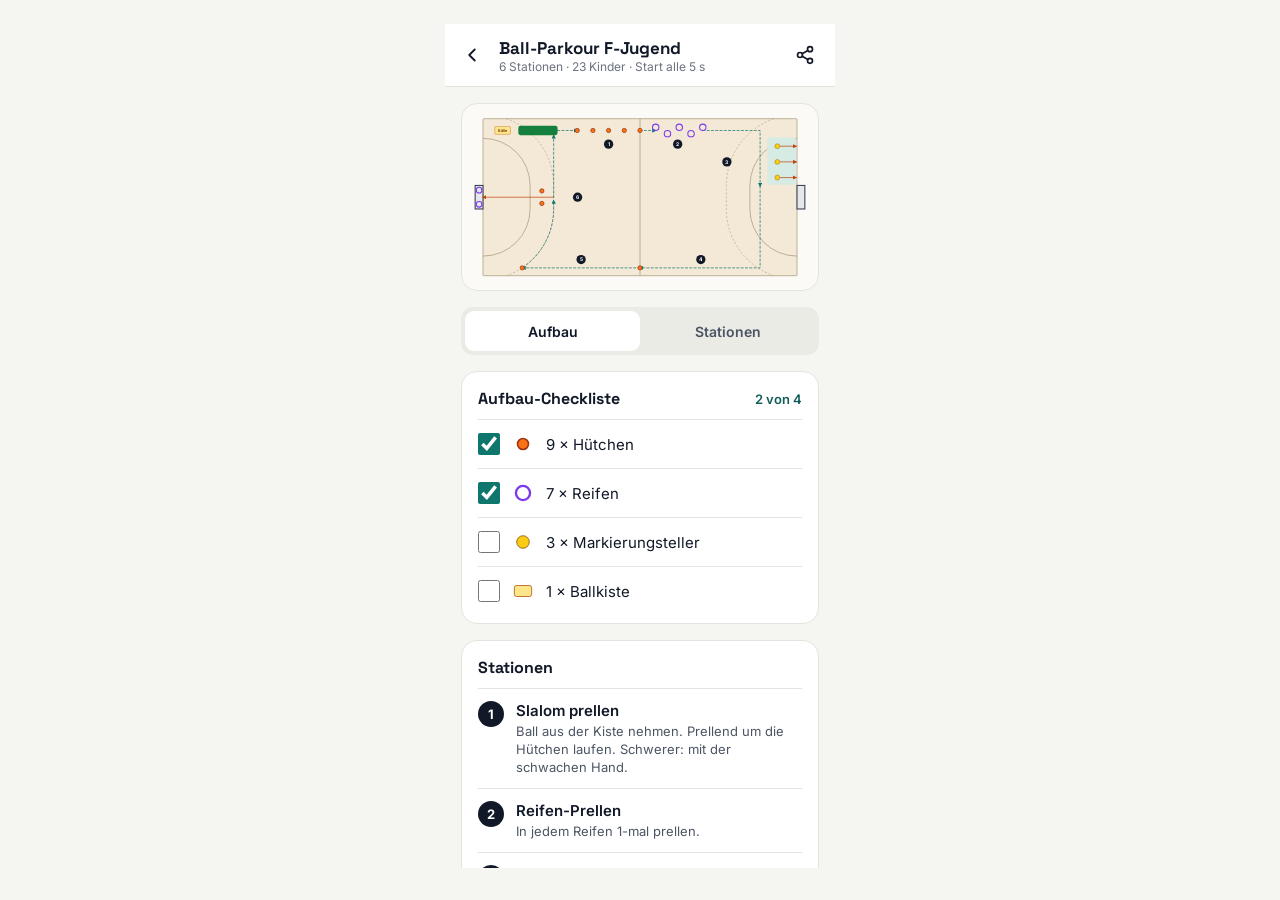
<file: drafts/parkour-planer-design/preview/mobile.html>
<!doctype html>
<html lang="de">
<head>
<meta charset="utf-8">
<meta name="viewport" content="width=device-width, initial-scale=1">
<title>Parkour-Planer – Handy-Ansicht</title>
<link rel="stylesheet" href="https://fonts.googleapis.com/css2?family=Inter:wght@400;500;600;700&amp;family=Space+Grotesk:wght@600;700&amp;display=swap">
<style>
body{margin:0;background:#f5f5f2}
a{color:#0f766e}a:hover{color:#115e59}
.sr-only{position:absolute;width:1px;height:1px;padding:0;margin:-1px;overflow:hidden;clip:rect(0,0,0,0);white-space:nowrap;border:0}
:focus-visible{outline:2px solid #0f766e;outline-offset:2px}

</style>
<style>body{display:flex;justify-content:center;padding:24px 0}</style>
</head>
<body>
<div style="width: 390px; height: 844px; overflow: hidden; background: #f5f5f2; font-family: Inter, system-ui, sans-serif; color: #111827; display: flex; flex-direction: column">
<header style="display: flex; align-items: center; gap: 4px; padding: 8px 8px 8px 4px; background: #ffffff; border-bottom: 1px solid #e4e4df">
<a href="start.html" aria-label="Zurück" style="display: inline-flex; align-items: center; justify-content: center; width: 40px; height: 40px; border-radius: 10px; background: transparent; color: #4b5563; border: 1px solid transparent; cursor: pointer; width: 44px; height: 44px; color: #111827"><svg aria-hidden="true" width="22" height="22" viewBox="0 0 24 24" fill="none" stroke="currentColor" stroke-width="2" stroke-linecap="round" stroke-linejoin="round" style="flex: none"><path d="m15 18-6-6 6-6"></path></svg></a>
<div style="flex: 1; min-width: 0"><div style="font-family: 'Space Grotesk', Inter, system-ui, sans-serif; font-size: 17px; font-weight: 700">Ball-Parkour F-Jugend</div><div style="font-size: 12px; color: #6b7280">6 Stationen · 23 Kinder · Start alle 5 s</div></div>
<button type="button" aria-label="Teilen" style="display: inline-flex; align-items: center; justify-content: center; width: 40px; height: 40px; border-radius: 10px; background: transparent; color: #4b5563; border: 1px solid transparent; cursor: pointer; width: 44px; height: 44px; color: #111827"><svg aria-hidden="true" width="20" height="20" viewBox="0 0 24 24" fill="none" stroke="currentColor" stroke-width="2" stroke-linecap="round" stroke-linejoin="round" style="flex: none"><circle cx="18" cy="5" r="3"></circle><circle cx="6" cy="12" r="3"></circle><circle cx="18" cy="19" r="3"></circle><path d="m8.6 13.5 6.8 4M15.4 6.5l-6.8 4"></path></svg></button>
</header>
<div style="flex: 1; overflow-y: auto; padding: 16px; display: flex; flex-direction: column; gap: 16px">
<div style="background: #ffffff; border: 1px solid #e4e4df; border-radius: 16px; padding: 10px; background: #fbfaf7"><svg role="img" aria-label="Plan des Ball-Parkours" viewBox="-30.8 -13.2 941.6 466.4" style="width: 100%; height: auto; display: block" font-family="Inter, system-ui, sans-serif"><defs><marker id="mb-r" viewBox="0 0 10 10" refX="8" refY="5" markerWidth="6" markerHeight="6" orient="auto-start-reverse"><path d="M 0 0 L 10 5 L 0 10 z" fill="#0f766e"></path></marker><marker id="mb-t" viewBox="0 0 10 10" refX="8" refY="5" markerWidth="6" markerHeight="6" orient="auto-start-reverse"><path d="M 0 0 L 10 5 L 0 10 z" fill="#c2410c"></path></marker></defs><rect x="0" y="0" width="880" height="440" rx="2" fill="#f3e9d6" stroke="#a8977a" stroke-width="2"></rect><line x1="440" y1="0" x2="440" y2="440" stroke="#a8977a" stroke-width="2"></line><path d="M 0 55.0 A 132 132 0 0 1 132 187.0 L 132 253.0 A 132 132 0 0 1 0 385.0" fill="none" stroke="#a8977a" stroke-width="2"></path><path d="M 880 55.0 A 132 132 0 0 0 748 187.0 L 748 253.0 A 132 132 0 0 0 880 385.0" fill="none" stroke="#a8977a" stroke-width="2"></path><path d="M 65.1 0 A 198 198 0 0 1 198 187.0 L 198 253.0 A 198 198 0 0 1 65.1 440" fill="none" stroke="#a8977a" stroke-width="1.5" stroke-dasharray="6 5"></path><path d="M 814.9 0 A 198 198 0 0 0 682 187.0 L 682 253.0 A 198 198 0 0 0 814.9 440" fill="none" stroke="#a8977a" stroke-width="1.5" stroke-dasharray="6 5"></path><rect x="-22" y="187.0" width="22" height="66" fill="#e5e7eb" stroke="#374151" stroke-width="3"></rect><rect x="880" y="187.0" width="22" height="66" fill="#e5e7eb" stroke="#374151" stroke-width="3"></rect><rect x="796.4" y="52.8" width="81.4" height="132" rx="8" fill="#d5ebe4"></rect><path d="M 209.0 33.0 L 264 33.0" fill="none" stroke="#0f766e" stroke-width="2" stroke-linecap="round" stroke-linejoin="round" stroke-dasharray="6 6" marker-end="url(#mb-r)"></path><path d="M 440 33.0 L 484 33.0" fill="none" stroke="#0f766e" stroke-width="2" stroke-linecap="round" stroke-linejoin="round" stroke-dasharray="6 6" marker-end="url(#mb-r)"></path><path d="M 616 33.0 L 776.6 33.0 L 776.6 189.2" fill="none" stroke="#0f766e" stroke-width="2" stroke-linecap="round" stroke-linejoin="round" stroke-dasharray="6 6" marker-end="url(#mb-r)"></path><path d="M 833.8 77.0 L 877.8 77.0" fill="none" stroke="#c2410c" stroke-width="2" stroke-linecap="round" stroke-linejoin="round" marker-end="url(#mb-t)"></path><path d="M 833.8 121.0 L 877.8 121.0" fill="none" stroke="#c2410c" stroke-width="2" stroke-linecap="round" stroke-linejoin="round" marker-end="url(#mb-t)"></path><path d="M 833.8 165.0 L 877.8 165.0" fill="none" stroke="#c2410c" stroke-width="2" stroke-linecap="round" stroke-linejoin="round" marker-end="url(#mb-t)"></path><path d="M 776.6 189.2 L 776.6 418 L 440 418" fill="none" stroke="#0f766e" stroke-width="2" stroke-linecap="round" stroke-linejoin="round" stroke-dasharray="6 6" marker-end="url(#mb-r)"></path><path d="M 440 418 L 110 418" fill="none" stroke="#0f766e" stroke-width="2" stroke-linecap="round" stroke-linejoin="round" stroke-dasharray="6 6" marker-end="url(#mb-r)"></path><path d="M 121.7 409.2 A 198 198 0 0 0 198 253.0 L 198 228.8" fill="none" stroke="#0f766e" stroke-width="2" stroke-linecap="round" stroke-linejoin="round" stroke-dasharray="6 6" marker-end="url(#mb-r)"></path><path d="M 198 220 L 0 220" fill="none" stroke="#c2410c" stroke-width="2" stroke-linecap="round" stroke-linejoin="round" marker-end="url(#mb-t)"></path><path d="M 198 220 L 198 46.2" fill="none" stroke="#0f766e" stroke-width="2" stroke-linecap="round" stroke-linejoin="round" stroke-dasharray="6 6" marker-end="url(#mb-r)"></path><rect x="99.0" y="19.8" width="110" height="26.4" rx="6" fill="#15803d"></rect><rect x="33.0" y="22.0" width="44" height="22" rx="3" fill="#fde68a" stroke="#b45309"></rect><text x="55.0" y="37.0" text-anchor="middle" font-size="11" font-weight="600" fill="#78350f">Bälle</text><circle cx="264" cy="33.0" r="6" fill="#f97316" stroke="#9a3412" stroke-width="2"></circle><circle cx="308" cy="33.0" r="6" fill="#f97316" stroke="#9a3412" stroke-width="2"></circle><circle cx="352" cy="33.0" r="6" fill="#f97316" stroke="#9a3412" stroke-width="2"></circle><circle cx="396" cy="33.0" r="6" fill="#f97316" stroke="#9a3412" stroke-width="2"></circle><circle cx="440" cy="33.0" r="6" fill="#f97316" stroke="#9a3412" stroke-width="2"></circle><circle cx="484" cy="24.2" r="9.0" fill="none" stroke="#7c3aed" stroke-width="3"></circle><circle cx="517.0" cy="41.8" r="9.0" fill="none" stroke="#7c3aed" stroke-width="3"></circle><circle cx="550" cy="24.2" r="9.0" fill="none" stroke="#7c3aed" stroke-width="3"></circle><circle cx="583.0" cy="41.8" r="9.0" fill="none" stroke="#7c3aed" stroke-width="3"></circle><circle cx="616" cy="24.2" r="9.0" fill="none" stroke="#7c3aed" stroke-width="3"></circle><circle cx="825.0" cy="77.0" r="7" fill="#facc15" stroke="#854d0e"></circle><circle cx="825.0" cy="121.0" r="7" fill="#facc15" stroke="#854d0e"></circle><circle cx="825.0" cy="165.0" r="7" fill="#facc15" stroke="#854d0e"></circle><circle cx="440" cy="418" r="6" fill="#f97316" stroke="#9a3412" stroke-width="2"></circle><circle cx="110" cy="418" r="6" fill="#f97316" stroke="#9a3412" stroke-width="2"></circle><circle cx="165.0" cy="202.4" r="6" fill="#f97316" stroke="#9a3412" stroke-width="2"></circle><circle cx="165.0" cy="237.6" r="6" fill="#f97316" stroke="#9a3412" stroke-width="2"></circle><circle cx="-11.0" cy="200.2" r="7.9" fill="none" stroke="#7c3aed" stroke-width="3"></circle><circle cx="-11.0" cy="239.8" r="7.9" fill="none" stroke="#7c3aed" stroke-width="3"></circle><circle cx="352" cy="71.3" r="13" fill="#111827"></circle><text x="352" y="76.3" text-anchor="middle" font-size="14" font-weight="700" fill="#ffffff">1</text><circle cx="545.6" cy="71.3" r="13" fill="#111827"></circle><text x="545.6" y="76.3" text-anchor="middle" font-size="14" font-weight="700" fill="#ffffff">2</text><circle cx="683.5" cy="121.0" r="13" fill="#111827"></circle><text x="683.5" y="126.0" text-anchor="middle" font-size="14" font-weight="700" fill="#ffffff">3</text><circle cx="610.5" cy="394.7" r="13" fill="#111827"></circle><text x="610.5" y="399.7" text-anchor="middle" font-size="14" font-weight="700" fill="#ffffff">4</text><circle cx="275.0" cy="394.7" r="13" fill="#111827"></circle><text x="275.0" y="399.7" text-anchor="middle" font-size="14" font-weight="700" fill="#ffffff">5</text><circle cx="265.1" cy="220" r="13" fill="#111827"></circle><text x="265.1" y="225" text-anchor="middle" font-size="14" font-weight="700" fill="#ffffff">6</text></svg></div>
<div role="tablist" aria-label="Ansicht" style="display: flex; padding: 4px; background: #ebebe6; border-radius: 12px">
<button type="button" role="tab" aria-selected="true" style="flex: 1; min-height: 40px; border: none; border-radius: 9px; background: #ffffff; font: inherit; font-size: 14px; font-weight: 600; color: #111827">Aufbau</button>
<button type="button" role="tab" aria-selected="false" style="flex: 1; min-height: 40px; border: none; border-radius: 9px; background: transparent; font: inherit; font-size: 14px; font-weight: 600; color: #4b5563">Stationen</button>
</div>
<section aria-labelledby="mcheck" style="background: #ffffff; border: 1px solid #e4e4df; border-radius: 16px; padding: 4px 16px 8px">
<div style="display: flex; align-items: baseline; justify-content: space-between; padding: 12px 0 10px"><h2 id="mcheck" style="margin: 0; font-family: 'Space Grotesk', Inter, system-ui, sans-serif; font-size: 15px; font-weight: 700; color: #111827; font-size: 16px">Aufbau-Checkliste</h2><span style="font-size: 13px; color: #115e59; font-weight: 600">2 von 4</span></div>
<ul style="list-style: none; margin: 0; padding: 0">
<li style="border-top: 1px solid #e4e4df"><label style="display: flex; align-items: center; gap: 12px; min-height: 48px; font-size: 15px; cursor: pointer"><input type="checkbox" checked style="width: 22px; height: 22px; accent-color: #0f766e; margin: 0"><svg aria-hidden="true" width="22" height="22" viewBox="0 0 28 28" style="flex: none"><circle cx="14" cy="14" r="7" fill="#f97316" stroke="#9a3412" stroke-width="2"></circle></svg><span style="flex: 1">9 × Hütchen</span></label></li>
<li style="border-top: 1px solid #e4e4df"><label style="display: flex; align-items: center; gap: 12px; min-height: 48px; font-size: 15px; cursor: pointer"><input type="checkbox" checked style="width: 22px; height: 22px; accent-color: #0f766e; margin: 0"><svg aria-hidden="true" width="22" height="22" viewBox="0 0 28 28" style="flex: none"><circle cx="14" cy="14" r="9" fill="none" stroke="#7c3aed" stroke-width="3"></circle></svg><span style="flex: 1">7 × Reifen</span></label></li>
<li style="border-top: 1px solid #e4e4df"><label style="display: flex; align-items: center; gap: 12px; min-height: 48px; font-size: 15px; cursor: pointer"><input type="checkbox" style="width: 22px; height: 22px; accent-color: #0f766e; margin: 0"><svg aria-hidden="true" width="22" height="22" viewBox="0 0 28 28" style="flex: none"><circle cx="14" cy="14" r="8" fill="#facc15" stroke="#854d0e"></circle></svg><span style="flex: 1">3 × Markierungsteller</span></label></li>
<li style="border-top: 1px solid #e4e4df"><label style="display: flex; align-items: center; gap: 12px; min-height: 48px; font-size: 15px; cursor: pointer"><input type="checkbox" style="width: 22px; height: 22px; accent-color: #0f766e; margin: 0"><svg aria-hidden="true" width="22" height="22" viewBox="0 0 28 28" style="flex: none"><rect x="3" y="7" width="22" height="14" rx="3" fill="#fde68a" stroke="#b45309"></rect></svg><span style="flex: 1">1 × Ballkiste</span></label></li>
</ul>
</section>
<section aria-labelledby="mst" style="background: #ffffff; border: 1px solid #e4e4df; border-radius: 16px; padding: 4px 16px 8px">
<h2 id="mst" style="margin: 0; font-family: 'Space Grotesk', Inter, system-ui, sans-serif; font-size: 15px; font-weight: 700; color: #111827; font-size: 16px; padding: 12px 0 10px">Stationen</h2>
<ol style="list-style: none; margin: 0; padding: 0">
<li style="display: flex; gap: 12px; padding: 12px 0; border-top: 1px solid #e4e4df"><span style="display: inline-flex; align-items: center; justify-content: center; width: 26px; height: 26px; border-radius: 50%; background: #111827; color: #ffffff; font-size: 13px; font-weight: 700; flex: none">1</span><span><span style="display: block; font-size: 15px; font-weight: 600">Slalom prellen</span><span style="display: block; font-size: 13px; line-height: 18px; color: #4b5563; margin-top: 2px">Ball aus der Kiste nehmen. Prellend um die Hütchen laufen. Schwerer: mit der schwachen Hand.</span></span></li>
<li style="display: flex; gap: 12px; padding: 12px 0; border-top: 1px solid #e4e4df"><span style="display: inline-flex; align-items: center; justify-content: center; width: 26px; height: 26px; border-radius: 50%; background: #111827; color: #ffffff; font-size: 13px; font-weight: 700; flex: none">2</span><span><span style="display: block; font-size: 15px; font-weight: 600">Reifen-Prellen</span><span style="display: block; font-size: 13px; line-height: 18px; color: #4b5563; margin-top: 2px">In jedem Reifen 1-mal prellen.</span></span></li>
<li style="display: flex; gap: 12px; padding: 12px 0; border-top: 1px solid #e4e4df"><span style="display: inline-flex; align-items: center; justify-content: center; width: 26px; height: 26px; border-radius: 50%; background: #111827; color: #ffffff; font-size: 13px; font-weight: 700; flex: none">3</span><span><span style="display: block; font-size: 15px; font-weight: 600">Pass an die Wand</span><span style="display: block; font-size: 13px; line-height: 18px; color: #4b5563; margin-top: 2px">An einen freien Teller stellen. 5 Pässe gegen die Stirnwand und den Ball fangen.</span></span></li>
<li style="display: flex; gap: 12px; padding: 12px 0; border-top: 1px solid #e4e4df"><span style="display: inline-flex; align-items: center; justify-content: center; width: 26px; height: 26px; border-radius: 50%; background: #111827; color: #ffffff; font-size: 13px; font-weight: 700; flex: none">4</span><span><span style="display: block; font-size: 15px; font-weight: 600">Ball um den Körper</span><span style="display: block; font-size: 13px; line-height: 18px; color: #4b5563; margin-top: 2px">Bis zur Mittellinie gehen. Dabei den Ball um den Bauch kreisen lassen.</span></span></li>
<li style="display: flex; gap: 12px; padding: 12px 0; border-top: 1px solid #e4e4df"><span style="display: inline-flex; align-items: center; justify-content: center; width: 26px; height: 26px; border-radius: 50%; background: #111827; color: #ffffff; font-size: 13px; font-weight: 700; flex: none">5</span><span><span style="display: block; font-size: 15px; font-weight: 600">Abwehrschritte seitwärts</span><span style="display: block; font-size: 13px; line-height: 18px; color: #4b5563; margin-top: 2px">Ball in beide Hände nehmen. Seitwärts an der Seitenlinie bis zum Hütchen an der 9-m-Linie. Füße nicht kreuzen.</span></span></li>
<li style="display: flex; gap: 12px; padding: 12px 0; border-top: 1px solid #e4e4df"><span style="display: inline-flex; align-items: center; justify-content: center; width: 26px; height: 26px; border-radius: 50%; background: #111827; color: #ffffff; font-size: 13px; font-weight: 700; flex: none">6</span><span><span style="display: block; font-size: 15px; font-weight: 600">Zielwurf</span><span style="display: block; font-size: 13px; line-height: 18px; color: #4b5563; margin-top: 2px">An der 9-m-Linie entlang zur Mitte prellen. Durch die 2 Hütchen auf die Reifen im Tor werfen. Ohne Ball zurück zum Start.</span></span></li>
</ol>
</section>
</div>
</div>
</body>
</html>
</file>
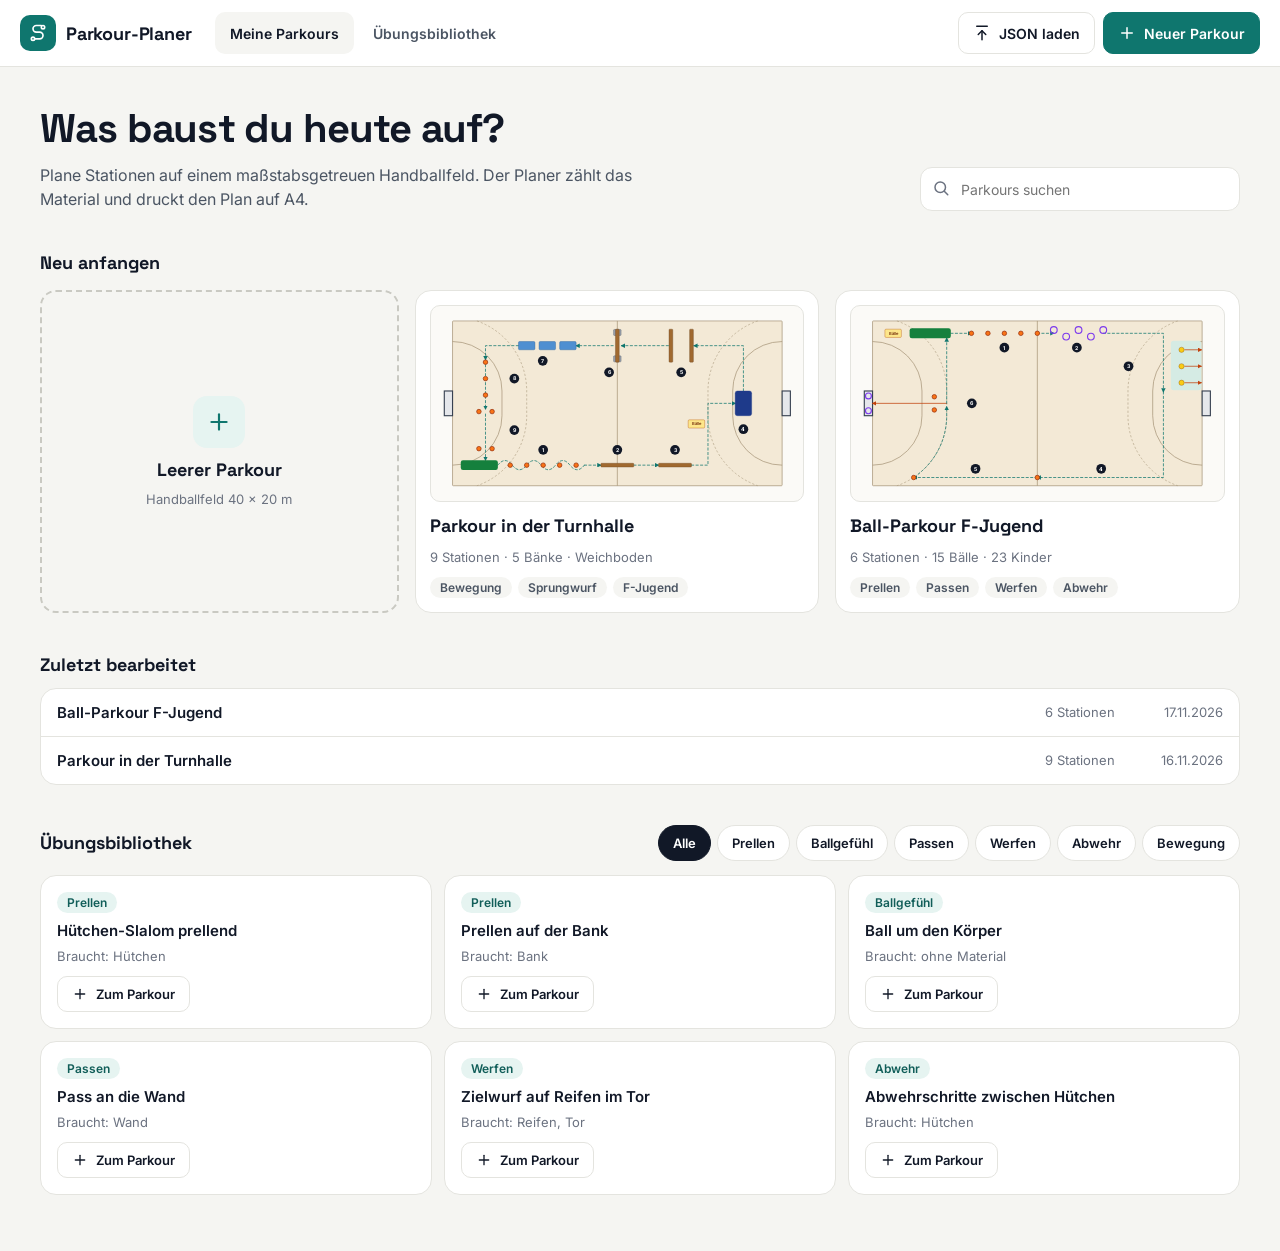
<file: drafts/parkour-planer-design/preview/start.html>
<!doctype html>
<html lang="de">
<head>
<meta charset="utf-8">
<meta name="viewport" content="width=device-width, initial-scale=1">
<title>Parkour-Planer – Start</title>
<link rel="stylesheet" href="https://fonts.googleapis.com/css2?family=Inter:wght@400;500;600;700&amp;family=Space+Grotesk:wght@600;700&amp;display=swap">
<style>
body{margin:0;background:#f5f5f2}
a{color:#0f766e}a:hover{color:#115e59}
.sr-only{position:absolute;width:1px;height:1px;padding:0;margin:-1px;overflow:hidden;clip:rect(0,0,0,0);white-space:nowrap;border:0}
:focus-visible{outline:2px solid #0f766e;outline-offset:2px}

</style>

</head>
<body>
<div style="min-height: 100vh; background: #f5f5f2; font-family: Inter, system-ui, sans-serif; color: #111827; display: flex; flex-direction: column">
<header style="display: flex; flex-wrap: wrap; align-items: center; justify-content: space-between; gap: 12px; padding: 12px 20px; background: #ffffff; border-bottom: 1px solid #e4e4df">
<div style="display: flex; flex-wrap: wrap; align-items: center; gap: 24px">
<div style="display: flex; align-items: center; gap: 10px"><span style="display: inline-flex; align-items: center; justify-content: center; width: 36px; height: 36px; border-radius: 10px; background: #0f766e; color: #ffffff"><svg aria-hidden="true" width="20" height="20" viewBox="0 0 24 24" fill="none" stroke="currentColor" stroke-width="2" stroke-linecap="round" stroke-linejoin="round" style="flex: none"><circle cx="6" cy="19" r="2"></circle><circle cx="18" cy="5" r="2"></circle><path d="M8 19h6a4 4 0 0 0 0-8h-4a4 4 0 0 1 0-8h6"></path></svg></span><span style="font-family: 'Space Grotesk', Inter, system-ui, sans-serif; font-size: 18px; font-weight: 700; letter-spacing: -0.01em; color: #111827">Parkour-Planer</span></div>
<nav aria-label="Bereiche" style="display: flex; gap: 4px">
<a href="start.html" aria-current="page" style="display: inline-flex; align-items: center; gap: 8px; min-height: 40px; padding: 0 14px; border-radius: 10px; font: inherit; font-size: 14px; font-weight: 600; cursor: pointer; text-decoration: none; white-space: nowrap; background: transparent; color: #4b5563; border: 1px solid transparent; color: #111827; background: #f5f5f2">Meine Parkours</a>
<a href="#bibliothek" style="display: inline-flex; align-items: center; gap: 8px; min-height: 40px; padding: 0 14px; border-radius: 10px; font: inherit; font-size: 14px; font-weight: 600; cursor: pointer; text-decoration: none; white-space: nowrap; background: transparent; color: #4b5563; border: 1px solid transparent">Übungsbibliothek</a>
</nav>
</div>
<div style="display: flex; flex-wrap: wrap; gap: 8px">
<button type="button" style="display: inline-flex; align-items: center; gap: 8px; min-height: 40px; padding: 0 14px; border-radius: 10px; font: inherit; font-size: 14px; font-weight: 600; cursor: pointer; text-decoration: none; white-space: nowrap; background: #ffffff; color: #111827; border: 1px solid #e4e4df"><svg aria-hidden="true" width="18" height="18" viewBox="0 0 24 24" fill="none" stroke="currentColor" stroke-width="2" stroke-linecap="round" stroke-linejoin="round" style="flex: none"><path d="M12 21V9"></path><path d="m7 14 5-5 5 5"></path><path d="M5 3h14"></path></svg>JSON laden</button>
<a href="editor.html" style="display: inline-flex; align-items: center; gap: 8px; min-height: 40px; padding: 0 14px; border-radius: 10px; font: inherit; font-size: 14px; font-weight: 600; cursor: pointer; text-decoration: none; white-space: nowrap; background: #0f766e; color: #ffffff; border: 1px solid #0f766e"><svg aria-hidden="true" width="18" height="18" viewBox="0 0 24 24" fill="none" stroke="currentColor" stroke-width="2" stroke-linecap="round" stroke-linejoin="round" style="flex: none"><path d="M12 5v14"></path><path d="M5 12h14"></path></svg>Neuer Parkour</a>
</div>
</header>
<main style="max-width: 1240px; width: 100%; box-sizing: border-box; margin: 0 auto; padding: 40px 20px 56px; display: flex; flex-direction: column; gap: 40px">
<section style="display: flex; flex-wrap: wrap; align-items: flex-end; justify-content: space-between; gap: 16px">
<div style="max-width: 640px">
<h1 style="margin: 0; font-family: 'Space Grotesk', Inter, system-ui, sans-serif; font-size: 40px; line-height: 1.1; letter-spacing: -0.02em; text-wrap: balance">Was baust du heute auf?</h1>
<p style="margin: 12px 0 0; font-size: 16px; line-height: 24px; color: #4b5563; text-wrap: pretty">Plane Stationen auf einem maßstabsgetreuen Handballfeld. Der Planer zählt das Material und druckt den Plan auf A4.</p>
</div>
<div style="display: flex; align-items: center; gap: 8px; min-width: 260px; flex: 0 1 320px">
<label for="q" class="sr-only">Parkours suchen</label>
<div style="position: relative; flex: 1">
<span style="position: absolute; left: 12px; top: 12px; color: #6b7280"><svg aria-hidden="true" width="18" height="18" viewBox="0 0 24 24" fill="none" stroke="currentColor" stroke-width="2" stroke-linecap="round" stroke-linejoin="round" style="flex: none"><circle cx="11" cy="11" r="7"></circle><path d="m21 21-4.3-4.3"></path></svg></span>
<input id="q" type="search" placeholder="Parkours suchen" style="width: 100%; box-sizing: border-box; height: 44px; padding: 0 12px 0 40px; border: 1px solid #e4e4df; border-radius: 12px; font: inherit; font-size: 14px; background: #ffffff">
</div>
</div>
</section>
<section aria-labelledby="neu" style="display: flex; flex-direction: column; gap: 16px">
<h2 id="neu" style="margin: 0; font-family: 'Space Grotesk', Inter, system-ui, sans-serif; font-size: 15px; font-weight: 700; color: #111827; font-size: 18px">Neu anfangen</h2>
<div style="display: flex; flex-wrap: wrap; gap: 16px">
<a href="editor.html" style="flex: 1 1 260px; min-height: 260px; border: 2px dashed #c9c9c2; border-radius: 16px; display: flex; flex-direction: column; align-items: center; justify-content: center; gap: 10px; text-decoration: none; color: #111827; background: transparent; padding: 20px">
<span style="display: inline-flex; align-items: center; justify-content: center; width: 52px; height: 52px; border-radius: 14px; background: #e6f4f1; color: #0f766e"><svg aria-hidden="true" width="26" height="26" viewBox="0 0 24 24" fill="none" stroke="currentColor" stroke-width="2" stroke-linecap="round" stroke-linejoin="round" style="flex: none"><path d="M12 5v14"></path><path d="M5 12h14"></path></svg></span>
<span style="font-family: 'Space Grotesk', Inter, system-ui, sans-serif; font-size: 18px; font-weight: 700">Leerer Parkour</span>
<span style="font-size: 13px; color: #6b7280">Handballfeld 40 × 20 m</span>
</a>
<a href="editor.html" style="flex: 1 1 320px; background: #ffffff; border: 1px solid #e4e4df; border-radius: 16px; padding: 14px; display: flex; flex-direction: column; gap: 12px; text-decoration: none; color: #111827"><div style="border-radius: 10px; background: #fbfaf7; padding: 10px; border: 1px solid #e4e4df"><svg role="img" aria-label="Vorschau Parkour in der Turnhalle" viewBox="-30.8 -13.2 941.6 466.4" style="width: 100%; height: auto; display: block" font-family="Inter, system-ui, sans-serif"><defs><marker id="t1-r" viewBox="0 0 10 10" refX="8" refY="5" markerWidth="6" markerHeight="6" orient="auto-start-reverse"><path d="M 0 0 L 10 5 L 0 10 z" fill="#0f766e"></path></marker><marker id="t1-t" viewBox="0 0 10 10" refX="8" refY="5" markerWidth="6" markerHeight="6" orient="auto-start-reverse"><path d="M 0 0 L 10 5 L 0 10 z" fill="#c2410c"></path></marker></defs><rect x="0" y="0" width="880" height="440" rx="2" fill="#f3e9d6" stroke="#a8977a" stroke-width="2"></rect><line x1="440" y1="0" x2="440" y2="440" stroke="#a8977a" stroke-width="2"></line><path d="M 0 55.0 A 132 132 0 0 1 132 187.0 L 132 253.0 A 132 132 0 0 1 0 385.0" fill="none" stroke="#a8977a" stroke-width="2"></path><path d="M 880 55.0 A 132 132 0 0 0 748 187.0 L 748 253.0 A 132 132 0 0 0 880 385.0" fill="none" stroke="#a8977a" stroke-width="2"></path><path d="M 65.1 0 A 198 198 0 0 1 198 187.0 L 198 253.0 A 198 198 0 0 1 65.1 440" fill="none" stroke="#a8977a" stroke-width="1.5" stroke-dasharray="6 5"></path><path d="M 814.9 0 A 198 198 0 0 0 682 187.0 L 682 253.0 A 198 198 0 0 0 814.9 440" fill="none" stroke="#a8977a" stroke-width="1.5" stroke-dasharray="6 5"></path><rect x="-22" y="187.0" width="22" height="66" fill="#e5e7eb" stroke="#374151" stroke-width="3"></rect><rect x="880" y="187.0" width="22" height="66" fill="#e5e7eb" stroke="#374151" stroke-width="3"></rect><path d="M 121.0 385.0 Q 140.2 360.4 159.5 385.0 Q 178.8 409.6 198.0 385.0 Q 217.2 360.4 236.5 385.0 Q 255.8 409.6 275.0 385.0 Q 294.2 360.4 313.5 385.0 Q 332.8 409.6 352.0 385.0" fill="none" stroke="#0f766e" stroke-width="2" stroke-linecap="round" stroke-linejoin="round" stroke-dasharray="6 6"></path><path d="M 352 385.0 L 396 385.0" fill="none" stroke="#0f766e" stroke-width="2" stroke-linecap="round" stroke-linejoin="round" stroke-dasharray="6 6" marker-end="url(#t1-r)"></path><path d="M 484 385.0 L 550 385.0" fill="none" stroke="#0f766e" stroke-width="2" stroke-linecap="round" stroke-linejoin="round" stroke-dasharray="6 6" marker-end="url(#t1-r)"></path><path d="M 638 385.0 L 682 385.0 L 682 220 L 754.6 220" fill="none" stroke="#0f766e" stroke-width="2" stroke-linecap="round" stroke-linejoin="round" stroke-dasharray="6 6" marker-end="url(#t1-r)"></path><path d="M 776.6 187.0 L 776.6 66 L 644.6 66" fill="none" stroke="#0f766e" stroke-width="2" stroke-linecap="round" stroke-linejoin="round" stroke-dasharray="6 6" marker-end="url(#t1-r)"></path><path d="M 576.4 66 L 451.0 66" fill="none" stroke="#0f766e" stroke-width="2" stroke-linecap="round" stroke-linejoin="round" stroke-dasharray="6 6" marker-end="url(#t1-r)"></path><path d="M 429.0 66 L 330 66" fill="none" stroke="#0f766e" stroke-width="2" stroke-linecap="round" stroke-linejoin="round" stroke-dasharray="6 6" marker-end="url(#t1-r)"></path><path d="M 176 66 L 88 66 L 88 103.4" fill="none" stroke="#0f766e" stroke-width="2" stroke-linecap="round" stroke-linejoin="round" stroke-dasharray="6 6" marker-end="url(#t1-r)"></path><path d="M 88 116.6 L 88 235.4" fill="none" stroke="#0f766e" stroke-width="2" stroke-linecap="round" stroke-linejoin="round" stroke-dasharray="6 6" marker-end="url(#t1-r)"></path><path d="M 88 248.6 L 88 371.8" fill="none" stroke="#0f766e" stroke-width="2" stroke-linecap="round" stroke-linejoin="round" stroke-dasharray="6 6" marker-end="url(#t1-r)"></path><rect x="22.0" y="371.8" width="99.0" height="26.4" rx="6" fill="#15803d"></rect><circle cx="154" cy="385.0" r="6" fill="#f97316" stroke="#9a3412" stroke-width="2"></circle><circle cx="198" cy="385.0" r="6" fill="#f97316" stroke="#9a3412" stroke-width="2"></circle><circle cx="242" cy="385.0" r="6" fill="#f97316" stroke="#9a3412" stroke-width="2"></circle><circle cx="286" cy="385.0" r="6" fill="#f97316" stroke="#9a3412" stroke-width="2"></circle><circle cx="330" cy="385.0" r="6" fill="#f97316" stroke="#9a3412" stroke-width="2"></circle><rect x="396.0" y="380.0" width="88" height="10" rx="2" fill="#a0692f" stroke="#6b4423"></rect><rect x="550.0" y="380.0" width="88" height="10" rx="2" fill="#a0692f" stroke="#6b4423"></rect><rect x="754.6" y="187.0" width="44" height="66" rx="6" fill="#1e3a8a" stroke="#1e3a8a"></rect><rect x="629.2" y="264.0" width="44" height="22" rx="3" fill="#fde68a" stroke="#b45309"></rect><text x="651.2" y="279.0" text-anchor="middle" font-size="11" font-weight="600" fill="#78350f">Bälle</text><rect x="633.0" y="22.0" width="10" height="88" rx="2" fill="#a0692f" stroke="#6b4423"></rect><rect x="578.0" y="22.0" width="10" height="88" rx="2" fill="#a0692f" stroke="#6b4423"></rect><rect x="430" y="22.8" width="20" height="16" rx="2" fill="#9ca3af" stroke="#4b5563"></rect><rect x="430" y="93.2" width="20" height="16" rx="2" fill="#9ca3af" stroke="#4b5563"></rect><rect x="435.0" y="22.0" width="10" height="88" rx="2" fill="#a0692f" stroke="#6b4423"></rect><rect x="286.0" y="55.0" width="44" height="22" rx="3" fill="#4f8fd1" stroke="#1e5a96"></rect><rect x="231.0" y="55.0" width="44" height="22" rx="3" fill="#4f8fd1" stroke="#1e5a96"></rect><rect x="176.0" y="55.0" width="44" height="22" rx="3" fill="#4f8fd1" stroke="#1e5a96"></rect><circle cx="88" cy="110" r="6" fill="#f97316" stroke="#9a3412" stroke-width="2"></circle><circle cx="88" cy="154" r="6" fill="#f97316" stroke="#9a3412" stroke-width="2"></circle><circle cx="88" cy="198" r="6" fill="#f97316" stroke="#9a3412" stroke-width="2"></circle><circle cx="70.4" cy="242" r="6" fill="#f97316" stroke="#9a3412" stroke-width="2"></circle><circle cx="105.6" cy="242" r="6" fill="#f97316" stroke="#9a3412" stroke-width="2"></circle><circle cx="70.4" cy="341.0" r="6" fill="#f97316" stroke="#9a3412" stroke-width="2"></circle><circle cx="105.6" cy="341.0" r="6" fill="#f97316" stroke="#9a3412" stroke-width="2"></circle><circle cx="242" cy="344.1" r="13" fill="#111827"></circle><text x="242" y="349.1" text-anchor="middle" font-size="14" font-weight="700" fill="#ffffff">1</text><circle cx="440" cy="344.1" r="13" fill="#111827"></circle><text x="440" y="349.1" text-anchor="middle" font-size="14" font-weight="700" fill="#ffffff">2</text><circle cx="594" cy="344.1" r="13" fill="#111827"></circle><text x="594" y="349.1" text-anchor="middle" font-size="14" font-weight="700" fill="#ffffff">3</text><circle cx="776.6" cy="289.1" r="13" fill="#111827"></circle><text x="776.6" y="294.1" text-anchor="middle" font-size="14" font-weight="700" fill="#ffffff">4</text><circle cx="610.5" cy="137.3" r="13" fill="#111827"></circle><text x="610.5" y="142.3" text-anchor="middle" font-size="14" font-weight="700" fill="#ffffff">5</text><circle cx="418" cy="137.3" r="13" fill="#111827"></circle><text x="418" y="142.3" text-anchor="middle" font-size="14" font-weight="700" fill="#ffffff">6</text><circle cx="240.9" cy="106.5" r="13" fill="#111827"></circle><text x="240.9" y="111.5" text-anchor="middle" font-size="14" font-weight="700" fill="#ffffff">7</text><circle cx="165.0" cy="154" r="13" fill="#111827"></circle><text x="165.0" y="159" text-anchor="middle" font-size="14" font-weight="700" fill="#ffffff">8</text><circle cx="165.0" cy="291.5" r="13" fill="#111827"></circle><text x="165.0" y="296.5" text-anchor="middle" font-size="14" font-weight="700" fill="#ffffff">9</text></svg></div><span style="font-family: 'Space Grotesk', Inter, system-ui, sans-serif; font-size: 18px; font-weight: 700">Parkour in der Turnhalle</span><span style="font-size: 13px; color: #6b7280">9 Stationen · 5 Bänke · Weichboden</span><span style="display: flex; flex-wrap: wrap; gap: 6px"><span style="display: inline-flex; align-items: center; gap: 6px; padding: 3px 10px; border-radius: 999px; font-size: 12px; font-weight: 600; background: #f5f5f2; color: #4b5563">Bewegung</span><span style="display: inline-flex; align-items: center; gap: 6px; padding: 3px 10px; border-radius: 999px; font-size: 12px; font-weight: 600; background: #f5f5f2; color: #4b5563">Sprungwurf</span><span style="display: inline-flex; align-items: center; gap: 6px; padding: 3px 10px; border-radius: 999px; font-size: 12px; font-weight: 600; background: #f5f5f2; color: #4b5563">F-Jugend</span></span></a>
<a href="editor.html" style="flex: 1 1 320px; background: #ffffff; border: 1px solid #e4e4df; border-radius: 16px; padding: 14px; display: flex; flex-direction: column; gap: 12px; text-decoration: none; color: #111827"><div style="border-radius: 10px; background: #fbfaf7; padding: 10px; border: 1px solid #e4e4df"><svg role="img" aria-label="Vorschau Ball-Parkour F-Jugend" viewBox="-30.8 -13.2 941.6 466.4" style="width: 100%; height: auto; display: block" font-family="Inter, system-ui, sans-serif"><defs><marker id="t2-r" viewBox="0 0 10 10" refX="8" refY="5" markerWidth="6" markerHeight="6" orient="auto-start-reverse"><path d="M 0 0 L 10 5 L 0 10 z" fill="#0f766e"></path></marker><marker id="t2-t" viewBox="0 0 10 10" refX="8" refY="5" markerWidth="6" markerHeight="6" orient="auto-start-reverse"><path d="M 0 0 L 10 5 L 0 10 z" fill="#c2410c"></path></marker></defs><rect x="0" y="0" width="880" height="440" rx="2" fill="#f3e9d6" stroke="#a8977a" stroke-width="2"></rect><line x1="440" y1="0" x2="440" y2="440" stroke="#a8977a" stroke-width="2"></line><path d="M 0 55.0 A 132 132 0 0 1 132 187.0 L 132 253.0 A 132 132 0 0 1 0 385.0" fill="none" stroke="#a8977a" stroke-width="2"></path><path d="M 880 55.0 A 132 132 0 0 0 748 187.0 L 748 253.0 A 132 132 0 0 0 880 385.0" fill="none" stroke="#a8977a" stroke-width="2"></path><path d="M 65.1 0 A 198 198 0 0 1 198 187.0 L 198 253.0 A 198 198 0 0 1 65.1 440" fill="none" stroke="#a8977a" stroke-width="1.5" stroke-dasharray="6 5"></path><path d="M 814.9 0 A 198 198 0 0 0 682 187.0 L 682 253.0 A 198 198 0 0 0 814.9 440" fill="none" stroke="#a8977a" stroke-width="1.5" stroke-dasharray="6 5"></path><rect x="-22" y="187.0" width="22" height="66" fill="#e5e7eb" stroke="#374151" stroke-width="3"></rect><rect x="880" y="187.0" width="22" height="66" fill="#e5e7eb" stroke="#374151" stroke-width="3"></rect><rect x="796.4" y="52.8" width="81.4" height="132" rx="8" fill="#d5ebe4"></rect><path d="M 209.0 33.0 L 264 33.0" fill="none" stroke="#0f766e" stroke-width="2" stroke-linecap="round" stroke-linejoin="round" stroke-dasharray="6 6" marker-end="url(#t2-r)"></path><path d="M 440 33.0 L 484 33.0" fill="none" stroke="#0f766e" stroke-width="2" stroke-linecap="round" stroke-linejoin="round" stroke-dasharray="6 6" marker-end="url(#t2-r)"></path><path d="M 616 33.0 L 776.6 33.0 L 776.6 189.2" fill="none" stroke="#0f766e" stroke-width="2" stroke-linecap="round" stroke-linejoin="round" stroke-dasharray="6 6" marker-end="url(#t2-r)"></path><path d="M 833.8 77.0 L 877.8 77.0" fill="none" stroke="#c2410c" stroke-width="2" stroke-linecap="round" stroke-linejoin="round" marker-end="url(#t2-t)"></path><path d="M 833.8 121.0 L 877.8 121.0" fill="none" stroke="#c2410c" stroke-width="2" stroke-linecap="round" stroke-linejoin="round" marker-end="url(#t2-t)"></path><path d="M 833.8 165.0 L 877.8 165.0" fill="none" stroke="#c2410c" stroke-width="2" stroke-linecap="round" stroke-linejoin="round" marker-end="url(#t2-t)"></path><path d="M 776.6 189.2 L 776.6 418 L 440 418" fill="none" stroke="#0f766e" stroke-width="2" stroke-linecap="round" stroke-linejoin="round" stroke-dasharray="6 6" marker-end="url(#t2-r)"></path><path d="M 440 418 L 110 418" fill="none" stroke="#0f766e" stroke-width="2" stroke-linecap="round" stroke-linejoin="round" stroke-dasharray="6 6" marker-end="url(#t2-r)"></path><path d="M 121.7 409.2 A 198 198 0 0 0 198 253.0 L 198 228.8" fill="none" stroke="#0f766e" stroke-width="2" stroke-linecap="round" stroke-linejoin="round" stroke-dasharray="6 6" marker-end="url(#t2-r)"></path><path d="M 198 220 L 0 220" fill="none" stroke="#c2410c" stroke-width="2" stroke-linecap="round" stroke-linejoin="round" marker-end="url(#t2-t)"></path><path d="M 198 220 L 198 46.2" fill="none" stroke="#0f766e" stroke-width="2" stroke-linecap="round" stroke-linejoin="round" stroke-dasharray="6 6" marker-end="url(#t2-r)"></path><rect x="99.0" y="19.8" width="110" height="26.4" rx="6" fill="#15803d"></rect><rect x="33.0" y="22.0" width="44" height="22" rx="3" fill="#fde68a" stroke="#b45309"></rect><text x="55.0" y="37.0" text-anchor="middle" font-size="11" font-weight="600" fill="#78350f">Bälle</text><circle cx="264" cy="33.0" r="6" fill="#f97316" stroke="#9a3412" stroke-width="2"></circle><circle cx="308" cy="33.0" r="6" fill="#f97316" stroke="#9a3412" stroke-width="2"></circle><circle cx="352" cy="33.0" r="6" fill="#f97316" stroke="#9a3412" stroke-width="2"></circle><circle cx="396" cy="33.0" r="6" fill="#f97316" stroke="#9a3412" stroke-width="2"></circle><circle cx="440" cy="33.0" r="6" fill="#f97316" stroke="#9a3412" stroke-width="2"></circle><circle cx="484" cy="24.2" r="9.0" fill="none" stroke="#7c3aed" stroke-width="3"></circle><circle cx="517.0" cy="41.8" r="9.0" fill="none" stroke="#7c3aed" stroke-width="3"></circle><circle cx="550" cy="24.2" r="9.0" fill="none" stroke="#7c3aed" stroke-width="3"></circle><circle cx="583.0" cy="41.8" r="9.0" fill="none" stroke="#7c3aed" stroke-width="3"></circle><circle cx="616" cy="24.2" r="9.0" fill="none" stroke="#7c3aed" stroke-width="3"></circle><circle cx="825.0" cy="77.0" r="7" fill="#facc15" stroke="#854d0e"></circle><circle cx="825.0" cy="121.0" r="7" fill="#facc15" stroke="#854d0e"></circle><circle cx="825.0" cy="165.0" r="7" fill="#facc15" stroke="#854d0e"></circle><circle cx="440" cy="418" r="6" fill="#f97316" stroke="#9a3412" stroke-width="2"></circle><circle cx="110" cy="418" r="6" fill="#f97316" stroke="#9a3412" stroke-width="2"></circle><circle cx="165.0" cy="202.4" r="6" fill="#f97316" stroke="#9a3412" stroke-width="2"></circle><circle cx="165.0" cy="237.6" r="6" fill="#f97316" stroke="#9a3412" stroke-width="2"></circle><circle cx="-11.0" cy="200.2" r="7.9" fill="none" stroke="#7c3aed" stroke-width="3"></circle><circle cx="-11.0" cy="239.8" r="7.9" fill="none" stroke="#7c3aed" stroke-width="3"></circle><circle cx="352" cy="71.3" r="13" fill="#111827"></circle><text x="352" y="76.3" text-anchor="middle" font-size="14" font-weight="700" fill="#ffffff">1</text><circle cx="545.6" cy="71.3" r="13" fill="#111827"></circle><text x="545.6" y="76.3" text-anchor="middle" font-size="14" font-weight="700" fill="#ffffff">2</text><circle cx="683.5" cy="121.0" r="13" fill="#111827"></circle><text x="683.5" y="126.0" text-anchor="middle" font-size="14" font-weight="700" fill="#ffffff">3</text><circle cx="610.5" cy="394.7" r="13" fill="#111827"></circle><text x="610.5" y="399.7" text-anchor="middle" font-size="14" font-weight="700" fill="#ffffff">4</text><circle cx="275.0" cy="394.7" r="13" fill="#111827"></circle><text x="275.0" y="399.7" text-anchor="middle" font-size="14" font-weight="700" fill="#ffffff">5</text><circle cx="265.1" cy="220" r="13" fill="#111827"></circle><text x="265.1" y="225" text-anchor="middle" font-size="14" font-weight="700" fill="#ffffff">6</text></svg></div><span style="font-family: 'Space Grotesk', Inter, system-ui, sans-serif; font-size: 18px; font-weight: 700">Ball-Parkour F-Jugend</span><span style="font-size: 13px; color: #6b7280">6 Stationen · 15 Bälle · 23 Kinder</span><span style="display: flex; flex-wrap: wrap; gap: 6px"><span style="display: inline-flex; align-items: center; gap: 6px; padding: 3px 10px; border-radius: 999px; font-size: 12px; font-weight: 600; background: #f5f5f2; color: #4b5563">Prellen</span><span style="display: inline-flex; align-items: center; gap: 6px; padding: 3px 10px; border-radius: 999px; font-size: 12px; font-weight: 600; background: #f5f5f2; color: #4b5563">Passen</span><span style="display: inline-flex; align-items: center; gap: 6px; padding: 3px 10px; border-radius: 999px; font-size: 12px; font-weight: 600; background: #f5f5f2; color: #4b5563">Werfen</span><span style="display: inline-flex; align-items: center; gap: 6px; padding: 3px 10px; border-radius: 999px; font-size: 12px; font-weight: 600; background: #f5f5f2; color: #4b5563">Abwehr</span></span></a>
</div>
</section>
<section aria-labelledby="zuletzt" style="display: flex; flex-direction: column; gap: 12px">
<h2 id="zuletzt" style="margin: 0; font-family: 'Space Grotesk', Inter, system-ui, sans-serif; font-size: 15px; font-weight: 700; color: #111827; font-size: 18px">Zuletzt bearbeitet</h2>
<ul style="list-style: none; margin: 0; padding: 0; background: #ffffff; border: 1px solid #e4e4df; border-radius: 16px; overflow: hidden">
<li style="display: flex; flex-wrap: wrap; align-items: center; gap: 12px; padding: 14px 16px"><a href="editor.html" style="flex: 1 1 240px; font-size: 15px; font-weight: 600; color: #111827; text-decoration: none">Ball-Parkour F-Jugend</a><span style="font-size: 13px; color: #6b7280">6 Stationen</span><span style="font-size: 13px; color: #6b7280; min-width: 96px; text-align: right">17.11.2026</span></li>
<li style="display: flex; flex-wrap: wrap; align-items: center; gap: 12px; padding: 14px 16px; border-top: 1px solid #e4e4df"><a href="editor.html" style="flex: 1 1 240px; font-size: 15px; font-weight: 600; color: #111827; text-decoration: none">Parkour in der Turnhalle</a><span style="font-size: 13px; color: #6b7280">9 Stationen</span><span style="font-size: 13px; color: #6b7280; min-width: 96px; text-align: right">16.11.2026</span></li>
</ul>
</section>
<section id="bibliothek" aria-labelledby="lib" style="display: flex; flex-direction: column; gap: 14px">
<div style="display: flex; flex-wrap: wrap; align-items: center; justify-content: space-between; gap: 12px">
<h2 id="lib" style="margin: 0; font-family: 'Space Grotesk', Inter, system-ui, sans-serif; font-size: 15px; font-weight: 700; color: #111827; font-size: 18px">Übungsbibliothek</h2>
<div role="group" aria-label="Nach Fähigkeit filtern" style="display: flex; flex-wrap: wrap; gap: 6px">
<button type="button" aria-pressed="true" style="display: inline-flex; align-items: center; gap: 6px; padding: 3px 10px; border-radius: 999px; font-size: 12px; font-weight: 600; min-height: 36px; padding: 0 14px; font: inherit; font-size: 13px; font-weight: 600; cursor: pointer; background: #111827; color: #ffffff; border: 1px solid #111827">Alle</button>
<button type="button" aria-pressed="false" style="display: inline-flex; align-items: center; gap: 6px; padding: 3px 10px; border-radius: 999px; font-size: 12px; font-weight: 600; min-height: 36px; padding: 0 14px; font: inherit; font-size: 13px; font-weight: 600; cursor: pointer; background: #ffffff; color: #111827; border: 1px solid #e4e4df">Prellen</button>
<button type="button" aria-pressed="false" style="display: inline-flex; align-items: center; gap: 6px; padding: 3px 10px; border-radius: 999px; font-size: 12px; font-weight: 600; min-height: 36px; padding: 0 14px; font: inherit; font-size: 13px; font-weight: 600; cursor: pointer; background: #ffffff; color: #111827; border: 1px solid #e4e4df">Ballgefühl</button>
<button type="button" aria-pressed="false" style="display: inline-flex; align-items: center; gap: 6px; padding: 3px 10px; border-radius: 999px; font-size: 12px; font-weight: 600; min-height: 36px; padding: 0 14px; font: inherit; font-size: 13px; font-weight: 600; cursor: pointer; background: #ffffff; color: #111827; border: 1px solid #e4e4df">Passen</button>
<button type="button" aria-pressed="false" style="display: inline-flex; align-items: center; gap: 6px; padding: 3px 10px; border-radius: 999px; font-size: 12px; font-weight: 600; min-height: 36px; padding: 0 14px; font: inherit; font-size: 13px; font-weight: 600; cursor: pointer; background: #ffffff; color: #111827; border: 1px solid #e4e4df">Werfen</button>
<button type="button" aria-pressed="false" style="display: inline-flex; align-items: center; gap: 6px; padding: 3px 10px; border-radius: 999px; font-size: 12px; font-weight: 600; min-height: 36px; padding: 0 14px; font: inherit; font-size: 13px; font-weight: 600; cursor: pointer; background: #ffffff; color: #111827; border: 1px solid #e4e4df">Abwehr</button>
<button type="button" aria-pressed="false" style="display: inline-flex; align-items: center; gap: 6px; padding: 3px 10px; border-radius: 999px; font-size: 12px; font-weight: 600; min-height: 36px; padding: 0 14px; font: inherit; font-size: 13px; font-weight: 600; cursor: pointer; background: #ffffff; color: #111827; border: 1px solid #e4e4df">Bewegung</button>
</div>
</div>
<ul style="list-style: none; margin: 0; padding: 0; display: flex; flex-wrap: wrap; gap: 12px">
<li style="flex: 1 1 260px; background: #ffffff; border: 1px solid #e4e4df; border-radius: 16px; padding: 16px; display: flex; flex-direction: column; gap: 8px"><span style="display: inline-flex; align-items: center; gap: 6px; padding: 3px 10px; border-radius: 999px; font-size: 12px; font-weight: 600; align-self: flex-start; background: #e6f4f1; color: #115e59">Prellen</span><span style="font-size: 15px; font-weight: 600; color: #111827">Hütchen-Slalom prellend</span><span style="font-size: 13px; color: #6b7280">Braucht: Hütchen</span><button type="button" style="display: inline-flex; align-items: center; gap: 8px; min-height: 40px; padding: 0 14px; border-radius: 10px; font: inherit; font-size: 14px; font-weight: 600; cursor: pointer; text-decoration: none; white-space: nowrap; background: #ffffff; color: #111827; border: 1px solid #e4e4df; align-self: flex-start; min-height: 36px; font-size: 13px; margin-top: 4px"><svg aria-hidden="true" width="16" height="16" viewBox="0 0 24 24" fill="none" stroke="currentColor" stroke-width="2" stroke-linecap="round" stroke-linejoin="round" style="flex: none"><path d="M12 5v14"></path><path d="M5 12h14"></path></svg>Zum Parkour</button></li>
<li style="flex: 1 1 260px; background: #ffffff; border: 1px solid #e4e4df; border-radius: 16px; padding: 16px; display: flex; flex-direction: column; gap: 8px"><span style="display: inline-flex; align-items: center; gap: 6px; padding: 3px 10px; border-radius: 999px; font-size: 12px; font-weight: 600; align-self: flex-start; background: #e6f4f1; color: #115e59">Prellen</span><span style="font-size: 15px; font-weight: 600; color: #111827">Prellen auf der Bank</span><span style="font-size: 13px; color: #6b7280">Braucht: Bank</span><button type="button" style="display: inline-flex; align-items: center; gap: 8px; min-height: 40px; padding: 0 14px; border-radius: 10px; font: inherit; font-size: 14px; font-weight: 600; cursor: pointer; text-decoration: none; white-space: nowrap; background: #ffffff; color: #111827; border: 1px solid #e4e4df; align-self: flex-start; min-height: 36px; font-size: 13px; margin-top: 4px"><svg aria-hidden="true" width="16" height="16" viewBox="0 0 24 24" fill="none" stroke="currentColor" stroke-width="2" stroke-linecap="round" stroke-linejoin="round" style="flex: none"><path d="M12 5v14"></path><path d="M5 12h14"></path></svg>Zum Parkour</button></li>
<li style="flex: 1 1 260px; background: #ffffff; border: 1px solid #e4e4df; border-radius: 16px; padding: 16px; display: flex; flex-direction: column; gap: 8px"><span style="display: inline-flex; align-items: center; gap: 6px; padding: 3px 10px; border-radius: 999px; font-size: 12px; font-weight: 600; align-self: flex-start; background: #e6f4f1; color: #115e59">Ballgefühl</span><span style="font-size: 15px; font-weight: 600; color: #111827">Ball um den Körper</span><span style="font-size: 13px; color: #6b7280">Braucht: ohne Material</span><button type="button" style="display: inline-flex; align-items: center; gap: 8px; min-height: 40px; padding: 0 14px; border-radius: 10px; font: inherit; font-size: 14px; font-weight: 600; cursor: pointer; text-decoration: none; white-space: nowrap; background: #ffffff; color: #111827; border: 1px solid #e4e4df; align-self: flex-start; min-height: 36px; font-size: 13px; margin-top: 4px"><svg aria-hidden="true" width="16" height="16" viewBox="0 0 24 24" fill="none" stroke="currentColor" stroke-width="2" stroke-linecap="round" stroke-linejoin="round" style="flex: none"><path d="M12 5v14"></path><path d="M5 12h14"></path></svg>Zum Parkour</button></li>
<li style="flex: 1 1 260px; background: #ffffff; border: 1px solid #e4e4df; border-radius: 16px; padding: 16px; display: flex; flex-direction: column; gap: 8px"><span style="display: inline-flex; align-items: center; gap: 6px; padding: 3px 10px; border-radius: 999px; font-size: 12px; font-weight: 600; align-self: flex-start; background: #e6f4f1; color: #115e59">Passen</span><span style="font-size: 15px; font-weight: 600; color: #111827">Pass an die Wand</span><span style="font-size: 13px; color: #6b7280">Braucht: Wand</span><button type="button" style="display: inline-flex; align-items: center; gap: 8px; min-height: 40px; padding: 0 14px; border-radius: 10px; font: inherit; font-size: 14px; font-weight: 600; cursor: pointer; text-decoration: none; white-space: nowrap; background: #ffffff; color: #111827; border: 1px solid #e4e4df; align-self: flex-start; min-height: 36px; font-size: 13px; margin-top: 4px"><svg aria-hidden="true" width="16" height="16" viewBox="0 0 24 24" fill="none" stroke="currentColor" stroke-width="2" stroke-linecap="round" stroke-linejoin="round" style="flex: none"><path d="M12 5v14"></path><path d="M5 12h14"></path></svg>Zum Parkour</button></li>
<li style="flex: 1 1 260px; background: #ffffff; border: 1px solid #e4e4df; border-radius: 16px; padding: 16px; display: flex; flex-direction: column; gap: 8px"><span style="display: inline-flex; align-items: center; gap: 6px; padding: 3px 10px; border-radius: 999px; font-size: 12px; font-weight: 600; align-self: flex-start; background: #e6f4f1; color: #115e59">Werfen</span><span style="font-size: 15px; font-weight: 600; color: #111827">Zielwurf auf Reifen im Tor</span><span style="font-size: 13px; color: #6b7280">Braucht: Reifen, Tor</span><button type="button" style="display: inline-flex; align-items: center; gap: 8px; min-height: 40px; padding: 0 14px; border-radius: 10px; font: inherit; font-size: 14px; font-weight: 600; cursor: pointer; text-decoration: none; white-space: nowrap; background: #ffffff; color: #111827; border: 1px solid #e4e4df; align-self: flex-start; min-height: 36px; font-size: 13px; margin-top: 4px"><svg aria-hidden="true" width="16" height="16" viewBox="0 0 24 24" fill="none" stroke="currentColor" stroke-width="2" stroke-linecap="round" stroke-linejoin="round" style="flex: none"><path d="M12 5v14"></path><path d="M5 12h14"></path></svg>Zum Parkour</button></li>
<li style="flex: 1 1 260px; background: #ffffff; border: 1px solid #e4e4df; border-radius: 16px; padding: 16px; display: flex; flex-direction: column; gap: 8px"><span style="display: inline-flex; align-items: center; gap: 6px; padding: 3px 10px; border-radius: 999px; font-size: 12px; font-weight: 600; align-self: flex-start; background: #e6f4f1; color: #115e59">Abwehr</span><span style="font-size: 15px; font-weight: 600; color: #111827">Abwehrschritte zwischen Hütchen</span><span style="font-size: 13px; color: #6b7280">Braucht: Hütchen</span><button type="button" style="display: inline-flex; align-items: center; gap: 8px; min-height: 40px; padding: 0 14px; border-radius: 10px; font: inherit; font-size: 14px; font-weight: 600; cursor: pointer; text-decoration: none; white-space: nowrap; background: #ffffff; color: #111827; border: 1px solid #e4e4df; align-self: flex-start; min-height: 36px; font-size: 13px; margin-top: 4px"><svg aria-hidden="true" width="16" height="16" viewBox="0 0 24 24" fill="none" stroke="currentColor" stroke-width="2" stroke-linecap="round" stroke-linejoin="round" style="flex: none"><path d="M12 5v14"></path><path d="M5 12h14"></path></svg>Zum Parkour</button></li>
</ul>
</section>
</main>
</div>
</body>
</html>
</file>
<file: style.css>
[hidden] { display: none !important; } /* author display rules (e.g. .side label) must not override the hidden attribute */
:root {
  --bg: #f5f5f2; --card: #fff; --ink: #111827; --muted: #6b7280; --line: #e5e7eb;
  --accent: #0f766e; --accent-soft: #d5ebe4; --warn: #c2410c; --warn-soft: #fff1e8;
  font-family: Inter, system-ui, sans-serif; color: var(--ink); background: var(--bg);
}
* { box-sizing: border-box; }
body { margin: 0; background: var(--bg); font-size: 14px; }
h1, h2 { font-family: 'Space Grotesk', Inter, sans-serif; margin: 0; }
h1 { font-size: 18px; color: var(--accent); white-space: nowrap; }
h2 { font-size: 13px; text-transform: uppercase; letter-spacing: .04em; color: var(--muted); margin-bottom: 8px; }
button, .btn, select, input, textarea { font: inherit; }
button, .btn, select {
  border: 1px solid var(--line); background: #fff; border-radius: 8px; padding: 6px 10px; cursor: pointer; color: var(--ink);
}
button:hover, .btn:hover { border-color: var(--accent); }
button:focus-visible, select:focus-visible, input:focus-visible, textarea:focus-visible, .btn:focus-within { outline: 2px solid var(--accent); outline-offset: 1px; }
input, textarea { border: 1px solid var(--line); border-radius: 8px; padding: 6px 8px; width: 100%; background: #fff; }
.muted { color: var(--muted); font-size: 12px; margin: 6px 0 0; }
.hint-pick { margin: -2px 0 10px; padding: 6px 8px; border-radius: 8px; background: var(--accent-soft); color: var(--accent); font-size: 12px; }

.bar { display: flex; gap: 12px; align-items: center; padding: 10px 16px; background: #fff; border-bottom: 1px solid var(--line); flex-wrap: wrap; }
.title-input { max-width: 320px; font-weight: 600; }
.tools { display: flex; gap: 6px; flex-wrap: wrap; margin-left: auto; }

.layout { display: grid; grid-template-columns: 290px 1fr; gap: 16px; padding: 16px; align-items: start; }
.side, .center { display: grid; gap: 16px; min-width: 0; }
.card { background: var(--card); border: 1px solid var(--line); border-radius: 12px; padding: 12px; }
.side label { display: grid; gap: 2px; margin-bottom: 8px; font-size: 12px; color: var(--muted); }

#filter { width: 100%; }
.blank { width: 100%; margin-bottom: 8px; border-style: dashed; color: var(--accent); font-weight: 600; text-align: left; }
#catalog { max-height: 340px; overflow: auto; margin-top: 8px; }
.cat-group { font-size: 12px; font-weight: 600; color: var(--muted); margin: 8px 0 4px; }
.cat-item { display: flex; align-items: center; gap: 6px; width: 100%; text-align: left; margin-bottom: 4px; }
.cat-item .add { flex: 1; text-align: left; }
.cat-item .add::before { content: '+ '; color: var(--accent); font-weight: 700; }
.cat-item .meta { color: var(--muted); font-size: 11px; }

.palette { display: flex; flex-wrap: wrap; gap: 4px; }
.palette button { font-size: 12px; padding: 4px 8px; }

.hints, .material { margin: 0 0 12px; padding-left: 18px; }
.hints li { margin-bottom: 4px; }
.hints li.warn { color: var(--warn); }

.court-card { padding: 8px; }
#court { width: 100%; height: auto; display: block; touch-action: none; user-select: none; }
.selbar { display: flex; gap: 8px; align-items: center; flex-wrap: wrap; min-height: 34px; padding: 6px 4px 0; font-size: 13px; color: var(--muted); }

.stations { list-style: none; margin: 0; padding: 0; display: grid; gap: 8px; }
.st { display: grid; grid-template-columns: 32px 1fr; gap: 10px; padding: 10px; border: 1px solid var(--line); border-radius: 10px; }
.st.sel { border-color: var(--accent); background: #f6fbfa; }
.st.bad { border-color: var(--warn); background: var(--warn-soft); }
.badge { width: 28px; height: 28px; border-radius: 50%; background: var(--ink); color: #fff; display: grid; place-items: center; font-weight: 700; }
.st.sel .badge { background: var(--accent); }
.st-head { display: flex; gap: 6px; align-items: center; }
.st-head input { font-weight: 600; }
.st-head button { padding: 4px 8px; }
.st textarea { margin-top: 6px; min-height: 44px; resize: vertical; }
.st-meta { display: flex; gap: 16px; align-items: center; flex-wrap: wrap; margin-top: 6px; font-size: 12px; color: var(--muted); }
.st-meta label { display: flex; gap: 6px; align-items: center; }
.st-meta input[type=range] { width: 140px; padding: 0; }
.st-meta input[type=number] { width: 60px; }
.flag { font-size: 11px; border-radius: 99px; padding: 2px 8px; background: var(--accent-soft); color: var(--accent); white-space: nowrap; }
.flag.warn { background: var(--warn); color: #fff; }

#print-area { display: none; }

.gh { display: grid; place-items: center; color: var(--ink); padding: 0 4px; }
.gh:hover { color: var(--accent); }
button.icon, .btn.icon { display: inline-grid; place-items: center; padding: 6px 8px; }
#btn-sim .stop, #btn-sim[aria-pressed="true"] .play { display: none; }
#btn-sim[aria-pressed="true"] .stop { display: inline; }
#btn-sim[aria-pressed="true"] { background: var(--accent-soft); border-color: var(--accent); color: var(--accent); }
.help-btn { font-weight: 700; width: 34px; border-radius: 50%; padding: 6px 0; }
.help { max-width: 640px; width: calc(100% - 32px); border: 1px solid var(--line); border-radius: 14px; padding: 20px 24px; color: var(--ink); background: var(--card); }
.help::backdrop { background: rgba(17, 24, 39, 0.45); }
.help h2 { font-size: 20px; text-transform: none; letter-spacing: 0; color: var(--accent); margin: 0 32px 12px 0; }
.help h3 { font-family: 'Space Grotesk', Inter, sans-serif; font-size: 15px; margin: 16px 0 6px; }
.help dl { margin: 0; display: grid; grid-template-columns: max-content 1fr; gap: 6px 14px; }
.help dt { font-weight: 700; }
.help dd { margin: 0; line-height: 1.45; }
.help table { border-collapse: collapse; width: 100%; }
.help td { padding: 5px 8px 5px 0; border-top: 1px solid var(--line); vertical-align: top; }
.help td:first-child { white-space: nowrap; width: 1%; }
.help kbd { font: 600 12px Inter, system-ui, sans-serif; background: var(--bg); border: 1px solid var(--line); border-bottom-width: 2px; border-radius: 6px; padding: 2px 6px; }
.help form { position: absolute; top: 14px; right: 14px; margin: 0; }
.help-close { border: 0; font-size: 16px; padding: 4px 8px; }
@media (max-width: 560px) { .help dl { grid-template-columns: 1fr; } .help dd { margin-bottom: 6px; } }
/* small screens: one column, court on top, tabs below it show one group of cards */
.tabs, .tab-only { display: none; }
@media (max-width: 900px) {
  .layout { grid-template-columns: 1fr; padding: 8px; gap: 12px; }
  .side, .center { display: contents; }
  .court-card { order: -2; }
  .tabs { display: flex; order: -1; gap: 4px; position: sticky; top: 0; z-index: 5; padding: 4px; background: var(--card); border: 1px solid var(--line); border-radius: 12px; }
  .tabs button { flex: 1; border: 0; padding: 8px 4px; font-weight: 600; color: var(--muted); }
  .tabs button[aria-selected="true"] { background: var(--accent-soft); color: var(--accent); }
  .tab-only { display: block; }
  .layout:not([data-tab="add"]) [data-pane="add"], .layout:not([data-tab="list"]) [data-pane="list"],
  .layout:not([data-tab="setup"]) [data-pane="setup"] { display: none; }
}
@page { size: A4 portrait; margin: 0; }
@media print {
  body { background: #fff; }
  .bar, .layout { display: none; }
  #print-area { display: block; }
  #print-area svg { width: 210mm; height: 297mm; display: block; }
}

/* --- v2 additions */
.row-btns { display: flex; gap: 6px; flex-wrap: wrap; margin-top: 8px; }
.row-btns button, .row-btns .btn { font-size: 12px; padding: 4px 8px; }
button.primary { background: var(--accent); border-color: var(--accent); color: #fff; }
.two { display: grid; grid-template-columns: 1fr 1fr; gap: 8px; }
.side textarea { resize: vertical; }
details.card > summary { cursor: pointer; list-style: none; }
details.card > summary::-webkit-details-marker { display: none; }
details.card > summary h2 { display: inline; }
details.card > summary::after { content: ' ▸'; color: var(--muted); }
details.card[open] > summary::after { content: ' ▾'; }
.stock { display: grid; grid-template-columns: 1fr 1fr; gap: 4px 10px; margin-top: 8px; }
.stock label { display: flex; align-items: center; justify-content: space-between; gap: 6px; margin: 0; font-size: 12px; color: var(--ink); }
.stock input { width: 56px; padding: 3px 6px; }
.material li.warn { color: var(--warn); font-weight: 600; }
.selbar .size { display: inline-flex; gap: 4px; align-items: center; color: var(--ink); }
.selbar .size input { width: 62px; padding: 3px 6px; }
.badge[draggable="true"] { cursor: grab; }
.st.drop { outline: 2px dashed var(--accent); outline-offset: 2px; }
.toast { position: fixed; left: 50%; bottom: 24px; transform: translate(-50%, 20px); background: var(--ink); color: #fff;
  padding: 10px 16px; border-radius: 10px; opacity: 0; pointer-events: none; transition: opacity .2s, transform .2s; z-index: 10; max-width: calc(100% - 32px); }
.toast.show { opacity: 1; transform: translate(-50%, 0); }
.saved-list, .setup-list { list-style: none; padding: 0; margin: 12px 0 0; display: grid; gap: 8px; }
.saved-list li { display: flex; gap: 8px; align-items: center; border: 1px solid var(--line); border-radius: 10px; padding: 8px 10px; }
.saved-list li > div { flex: 1; display: grid; }
.setup-list label { display: flex; gap: 10px; align-items: flex-start; border: 1px solid var(--line); border-radius: 10px; padding: 10px; cursor: pointer; }
.setup-list input { width: 22px; height: 22px; margin: 2px 0 0; flex: none; }
.setup-list label > span:last-child { display: grid; gap: 2px; }
.setup-list input:checked ~ span { opacity: .45; text-decoration: line-through; }
.timer { text-align: center; }
.timer-round { font-weight: 600; margin: 8px 0 0; }
.timer-clock { font: 700 72px/1.1 'Space Grotesk', Inter, sans-serif; margin: 8px 0; color: var(--accent); font-variant-numeric: tabular-nums; }
.timer .row-btns { justify-content: center; }
.timer .row-btns button { font-size: 15px; padding: 8px 16px; }

.task-row { display: flex; gap: 8px; align-items: stretch; margin-top: 6px; }
.task-row textarea { margin-top: 0; flex: 1; }
.levels { display: flex; flex-direction: column; gap: 3px; }
.levels button { font-size: 11px; padding: 2px 8px; border-radius: 6px; }
.levels button[aria-pressed="true"] { background: var(--accent); border-color: var(--accent); color: #fff; }
@media (max-width: 560px) { .task-row { flex-direction: column; } .levels { flex-direction: row; } }
#court.dragging, #court.dragging * { cursor: grabbing !important; }
</file>
